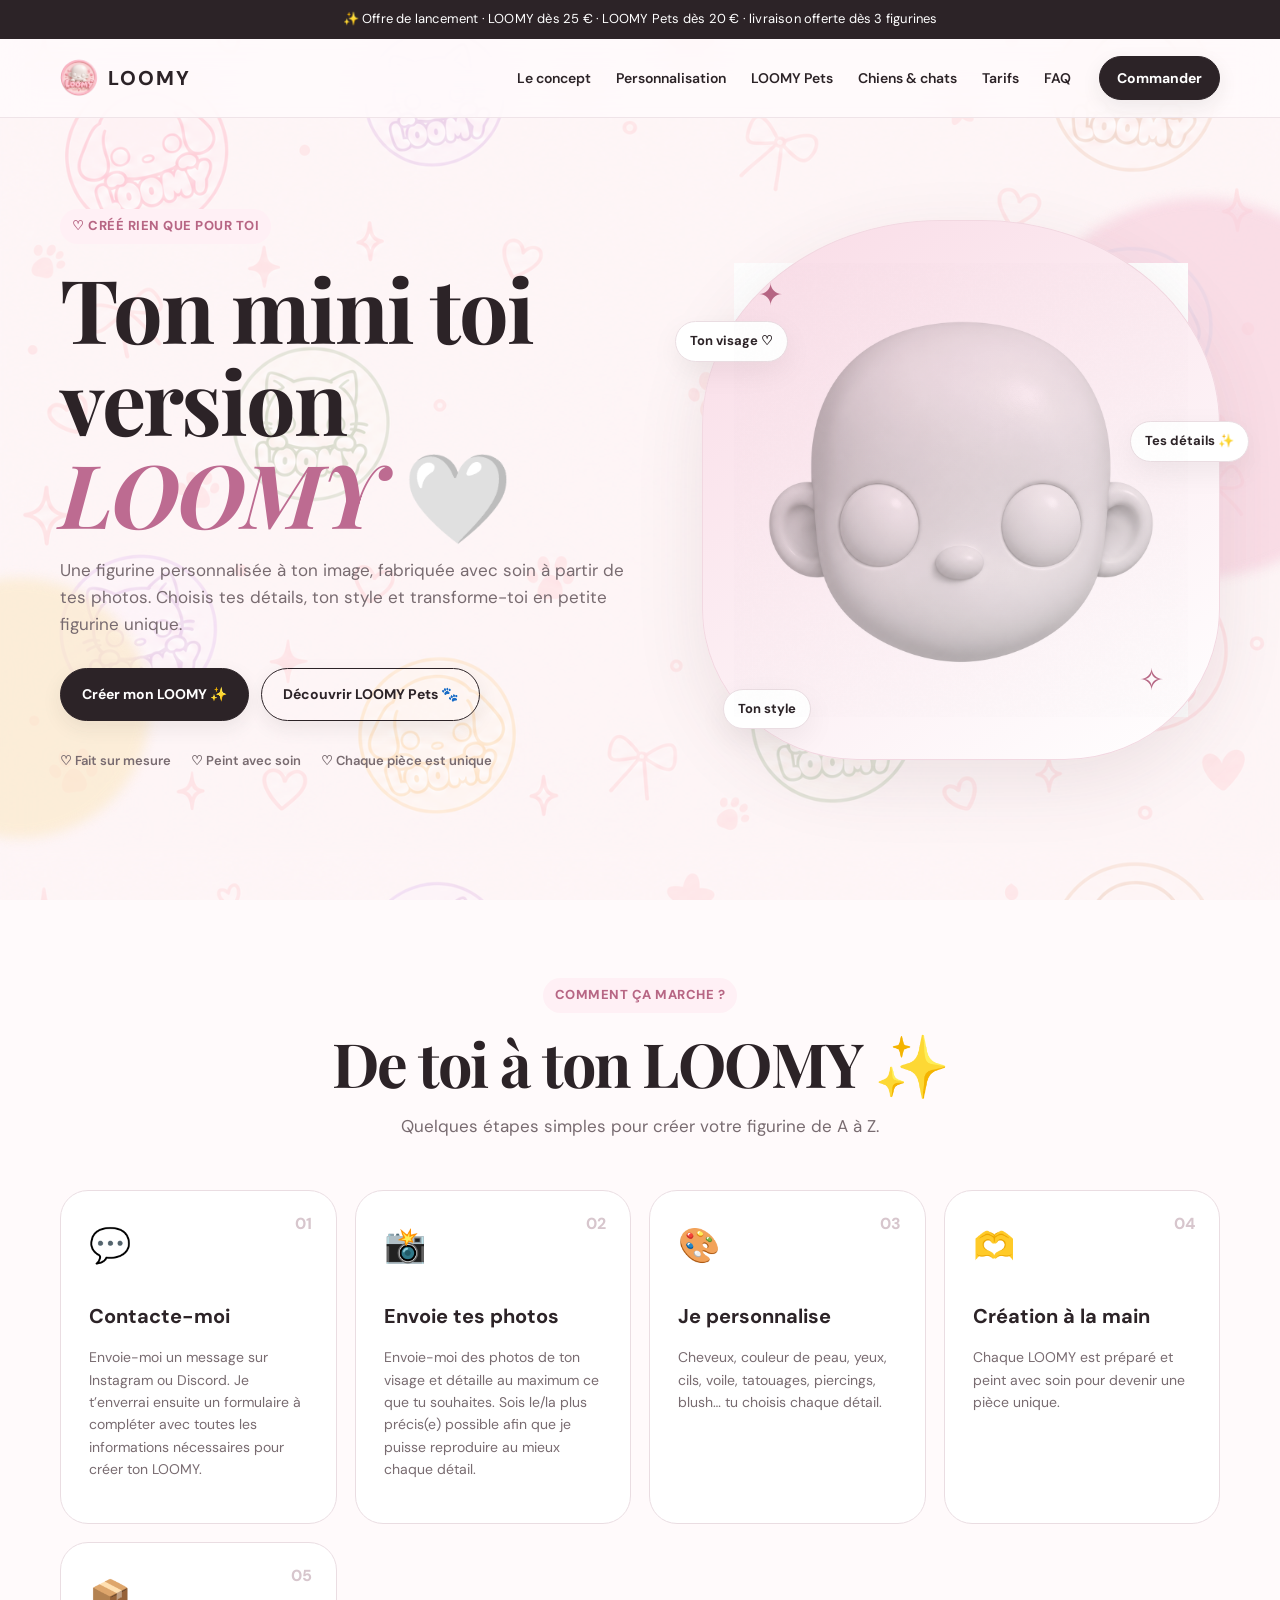
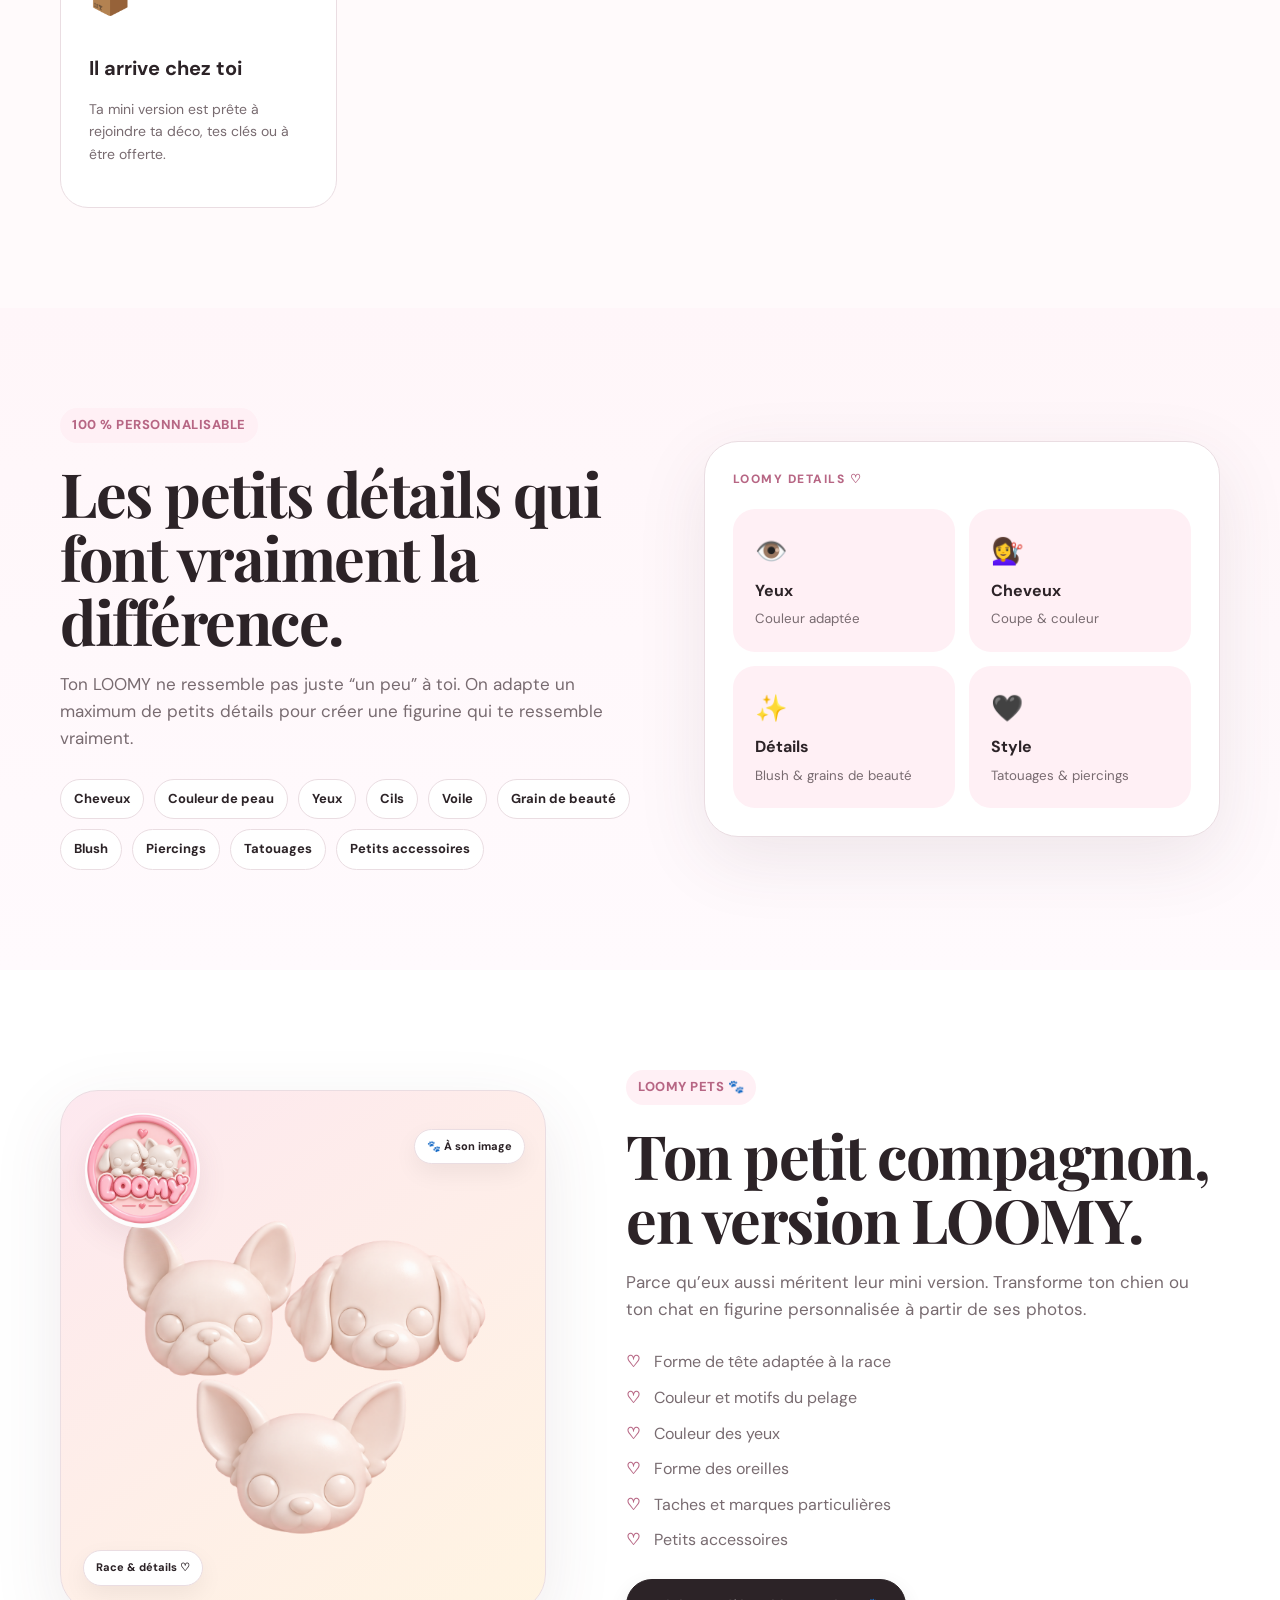
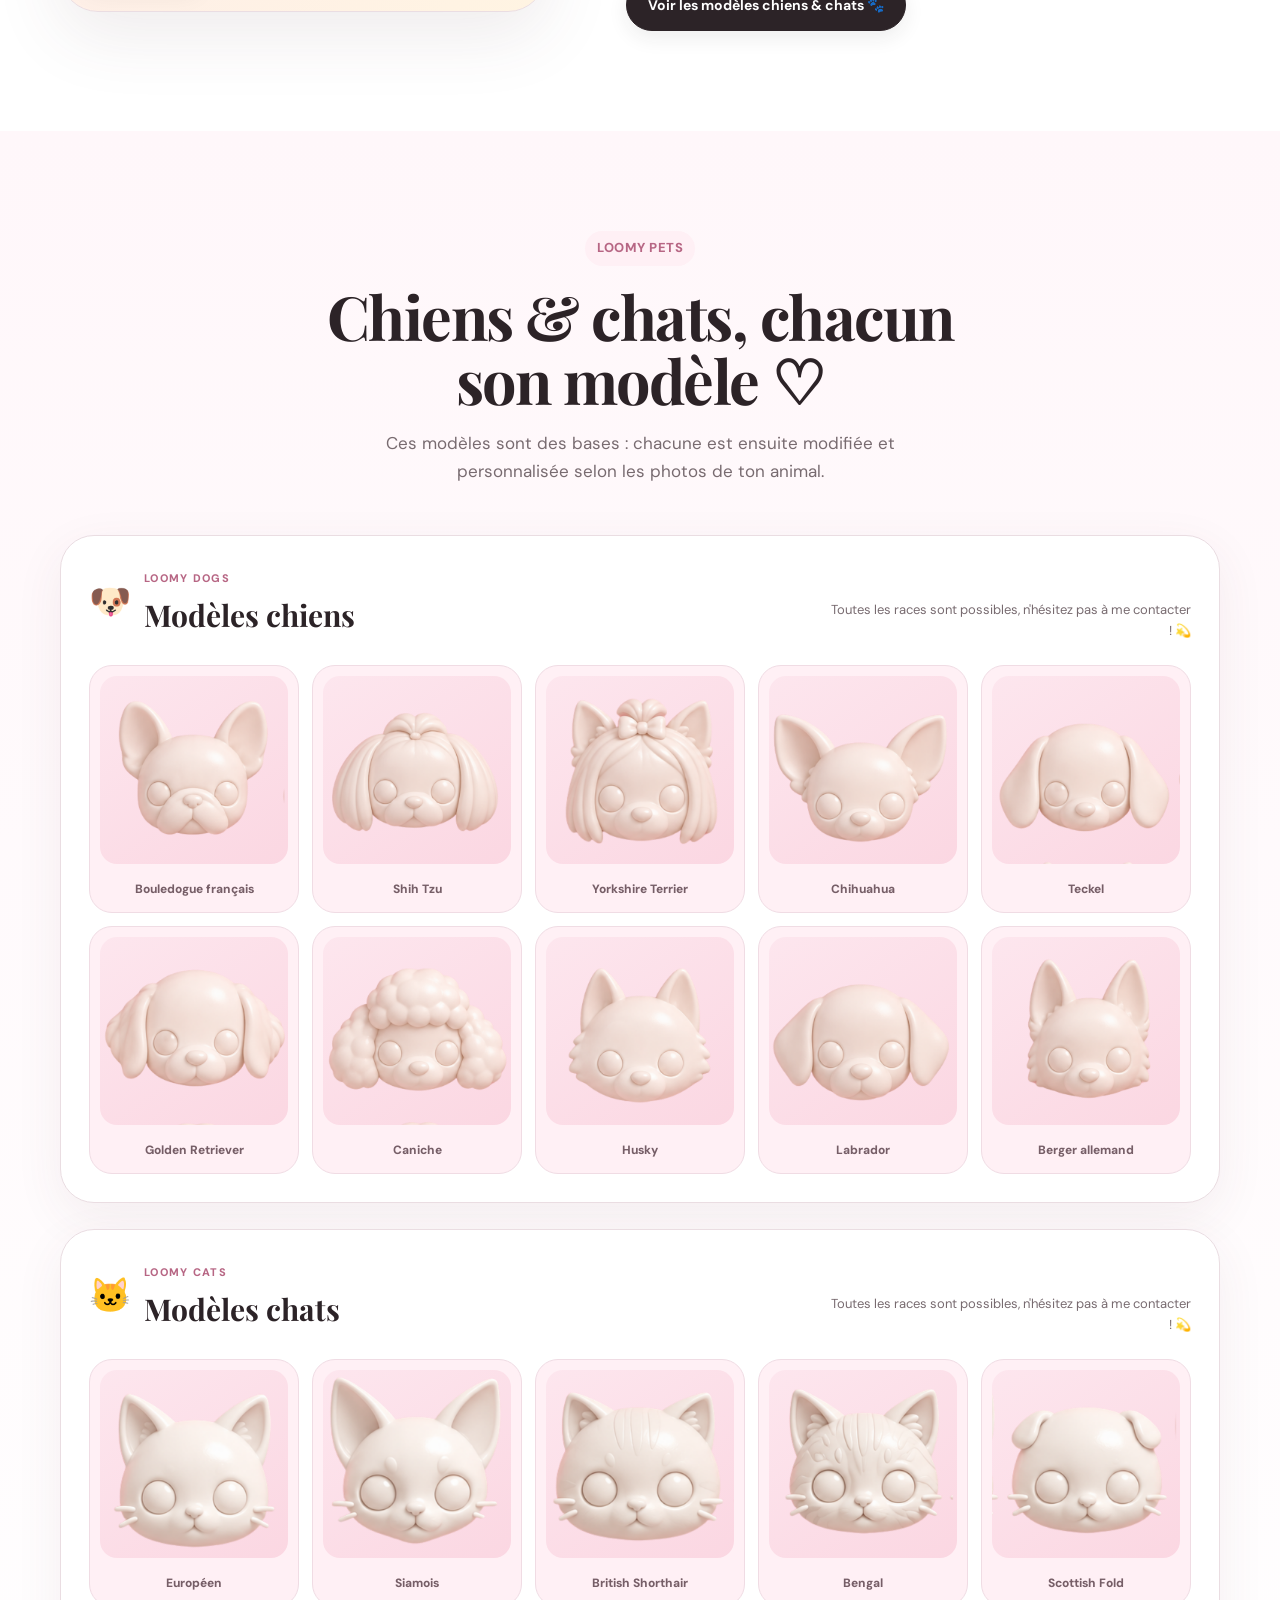
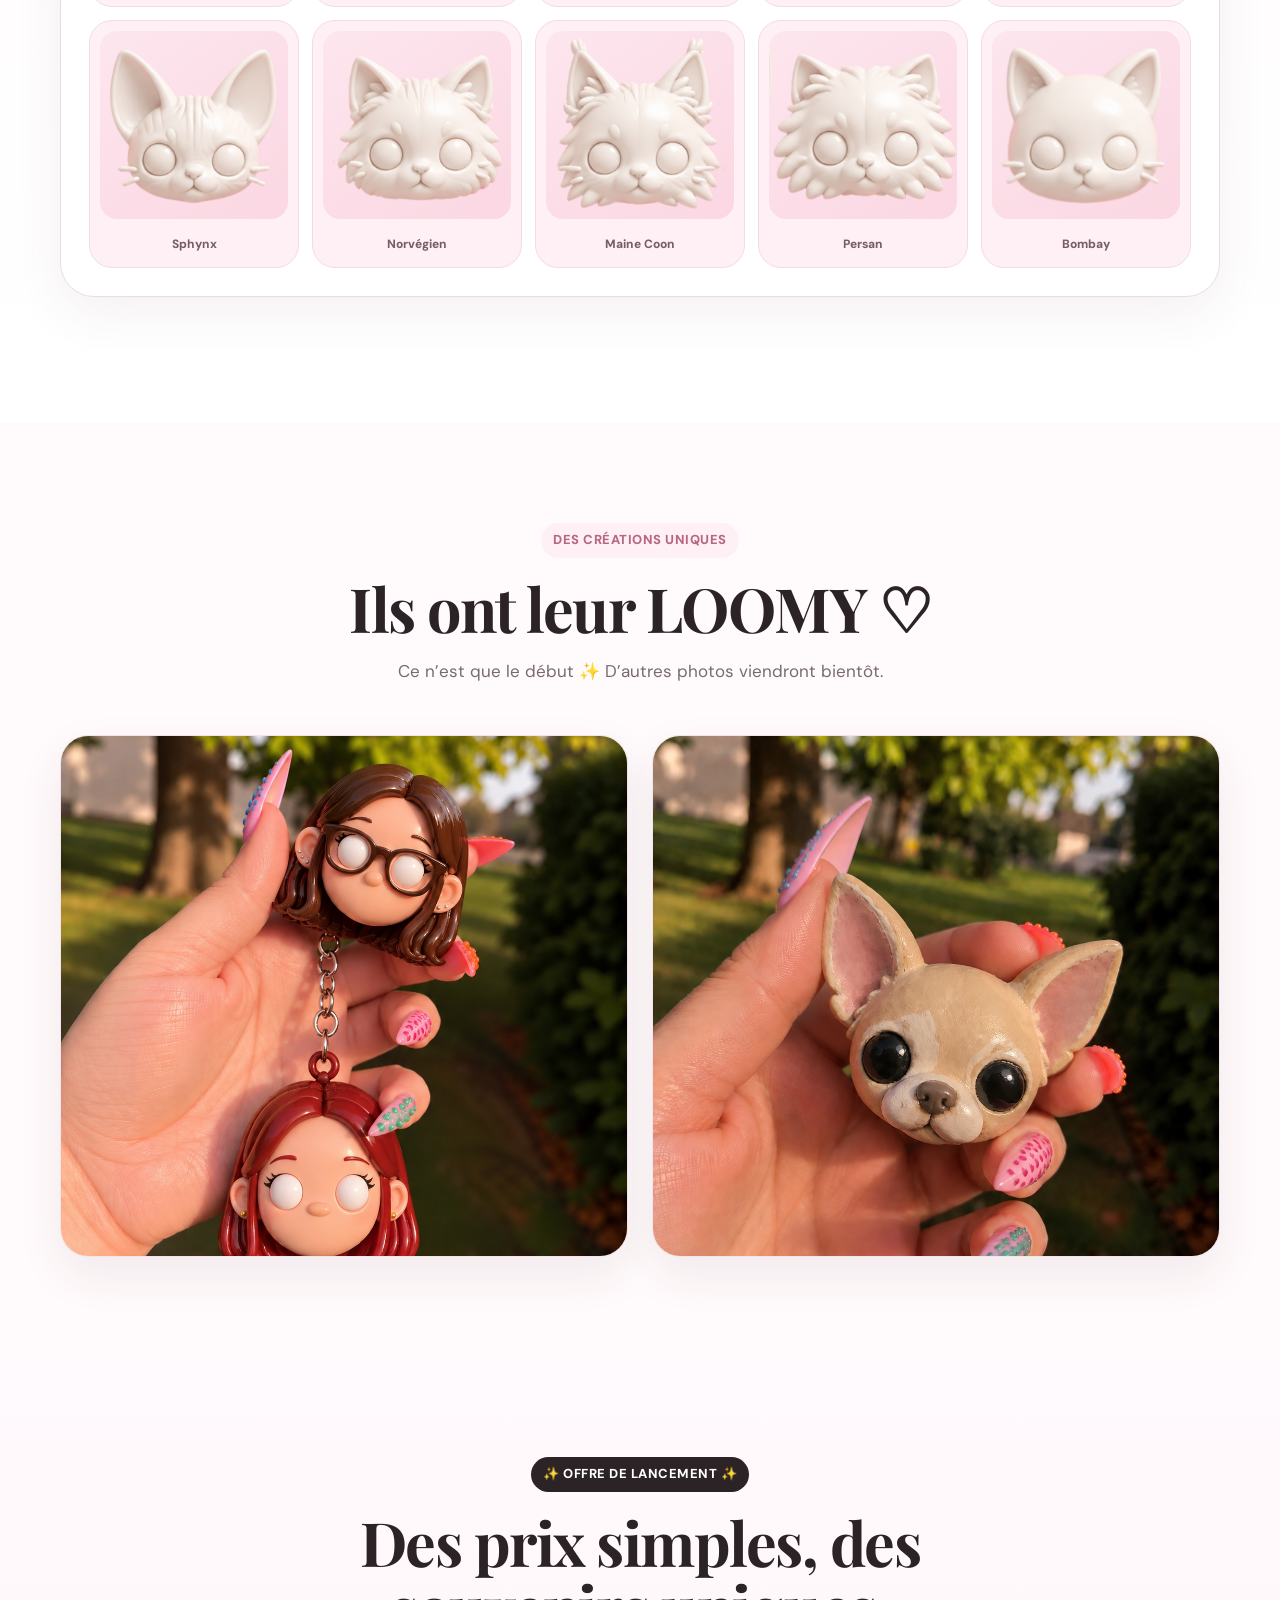
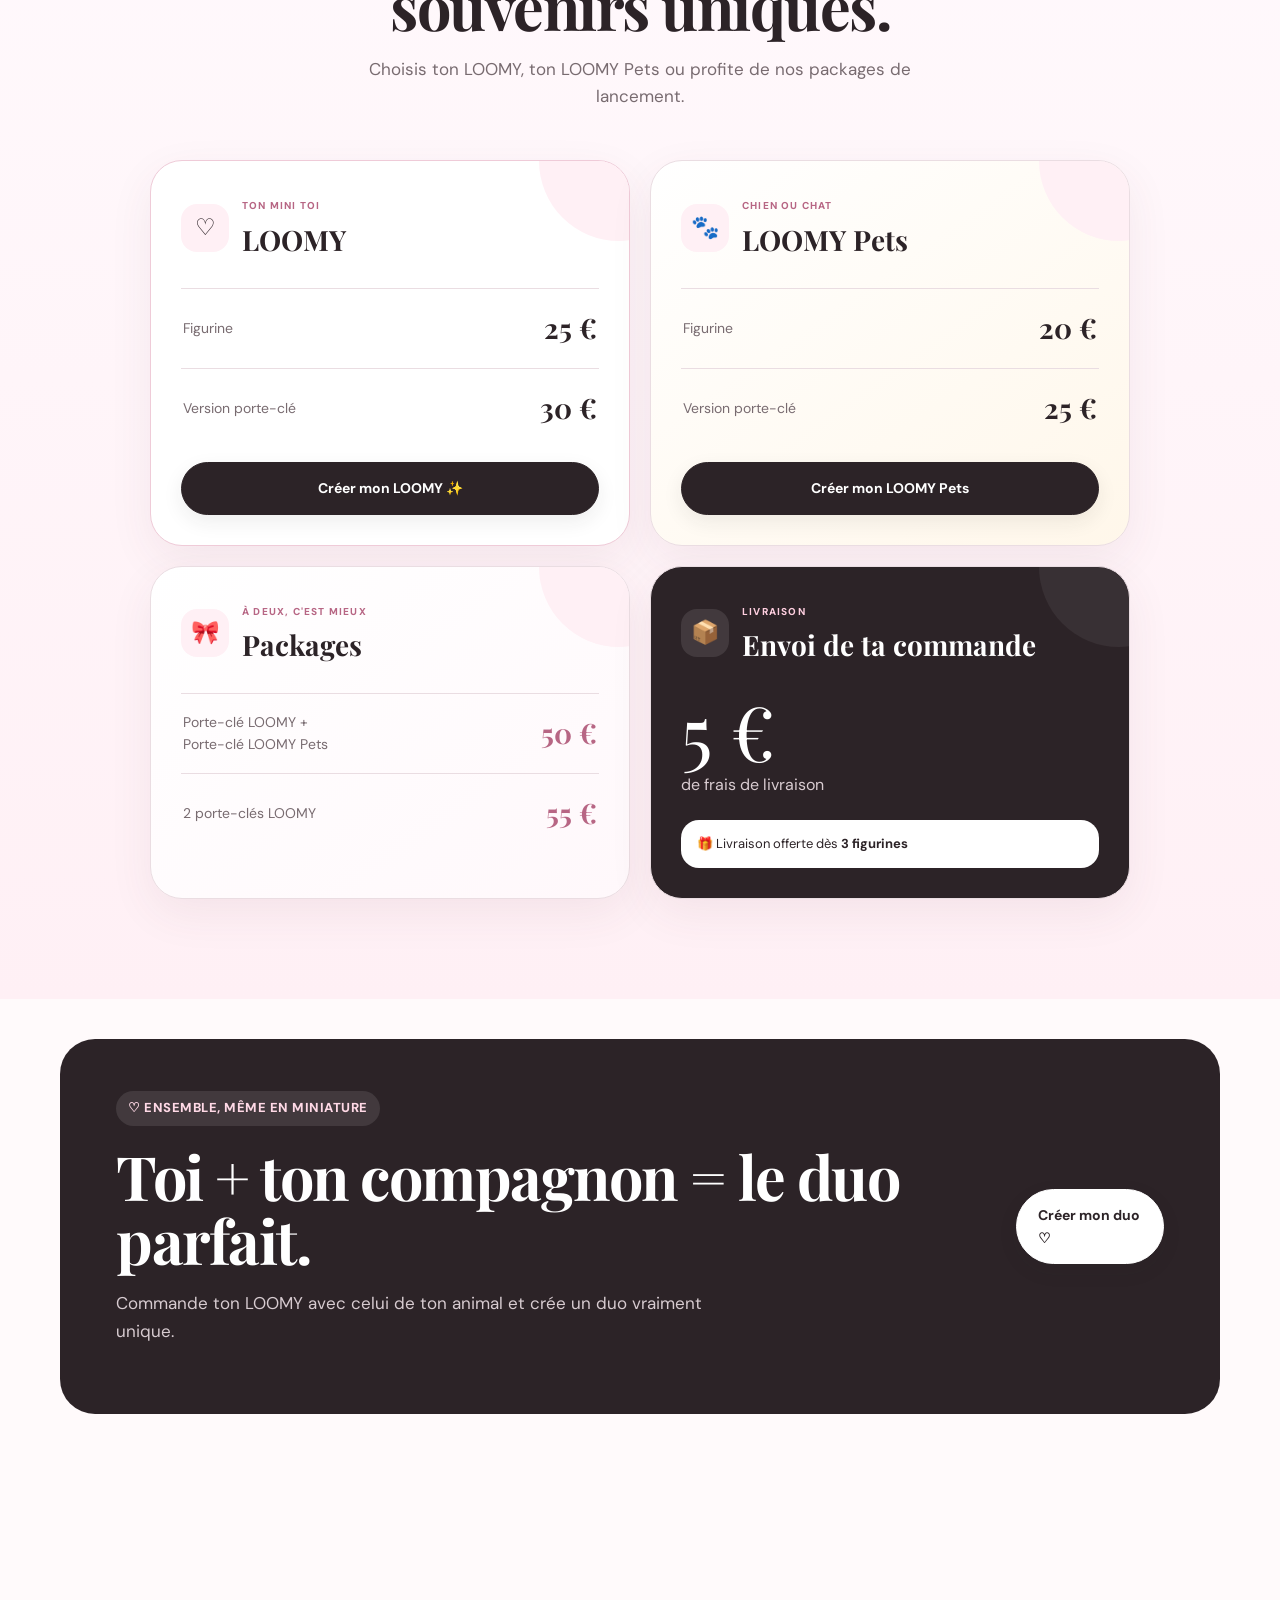
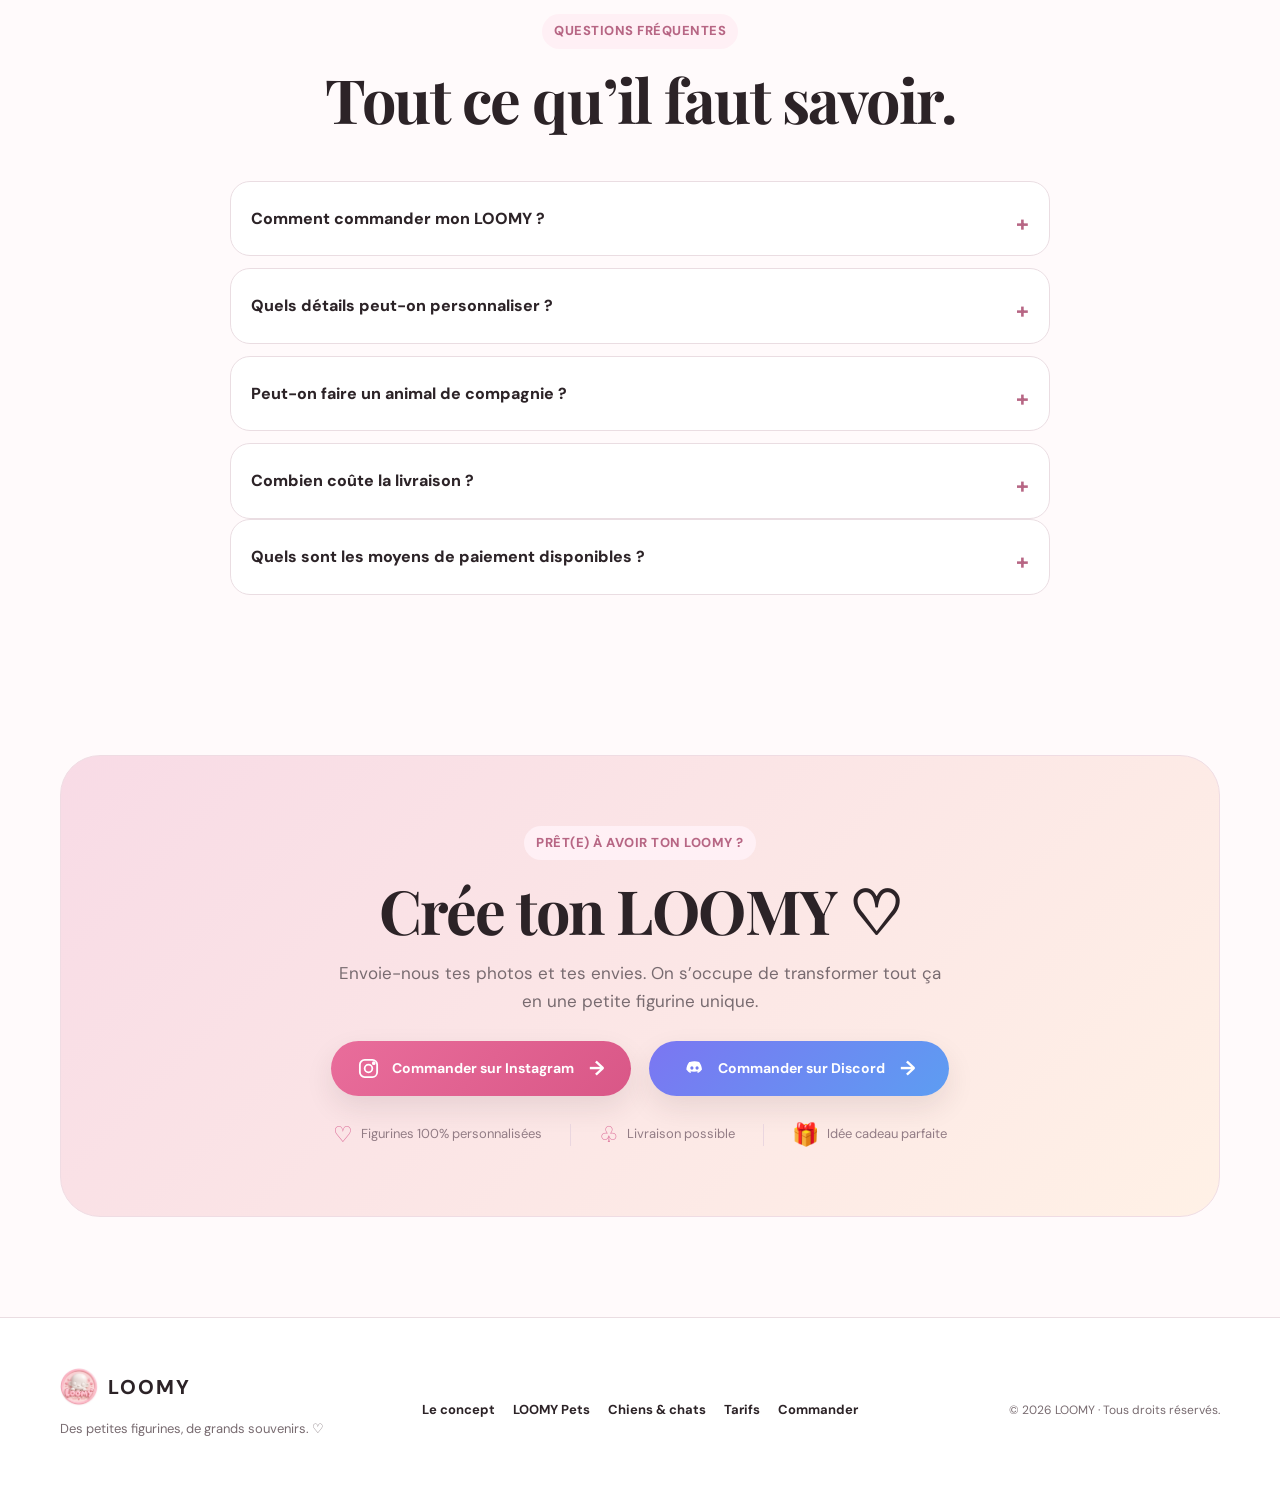
<file: index.html>
<!DOCTYPE html>
<html lang="fr">
<head>
  <meta charset="UTF-8" />
  <meta name="viewport" content="width=device-width, initial-scale=1.0" />
  <meta name="description" content="LOOMY — figurines personnalisées à votre image et figurines de vos animaux de compagnie." />
  <title>LOOMY — Ta mini version, créée rien que pour toi</title>
  <link rel="preconnect" href="https://fonts.googleapis.com">
  <link rel="preconnect" href="https://fonts.gstatic.com" crossorigin>
  <link href="https://fonts.googleapis.com/css2?family=DM+Sans:wght@400;500;600;700&family=Playfair+Display:wght@600;700&display=swap" rel="stylesheet">
  <link rel="stylesheet" href="styles.css" />
</head>
<body>
  <div class="site-kawaii-background" aria-hidden="true"></div>
<div class="announcement">✨ Offre de lancement · LOOMY dès 25 € · LOOMY Pets dès 20 € · livraison offerte dès 3 figurines</div>

  <header class="nav-wrap">
    <nav class="nav container">
      <a class="logo" href="#accueil" aria-label="LOOMY accueil">
        <img class="logo-img" src="assets/logo-loomy.png" alt="Logo LOOMY">
        <span>LOOMY</span>
      </a>

      <button class="menu-btn" aria-label="Ouvrir le menu" aria-expanded="false">☰</button>

      <div class="nav-links">
        <a href="#concept">Le concept</a>
        <a href="#personnalisation">Personnalisation</a>
        <a href="#pets">LOOMY Pets</a>
        <a href="#animaux">Chiens & chats</a>
        <a href="#tarifs">Tarifs</a>
        <a href="#faq">FAQ</a>
      </div>

      <a class="btn btn-small" href="#commander">Commander</a>
    </nav>
  </header>

  <main>
    <section class="hero" id="accueil">
      <div class="hero-blur blur-1"></div>
      <div class="hero-blur blur-2"></div>

      <div class="container hero-grid">
        <div class="hero-copy reveal">
          <span class="eyebrow">♡ Créé rien que pour toi</span>
          <h1>Ton mini toi<br>version <span class="hero-loomy-accent">LOOMY</span> 🤍</h1>
        
          <p class="hero-text">
            Une figurine personnalisée à ton image, fabriquée avec soin à partir de tes photos.
            Choisis tes détails, ton style et transforme-toi en petite figurine unique.
          </p>

          <div class="hero-actions">
            <a href="#commander" class="btn">Créer mon LOOMY ✨</a>
            <a href="#pets" class="btn btn-ghost">Découvrir LOOMY Pets 🐾</a>
          </div>

          <div class="hero-points">
            <span>♡ Fait sur mesure</span>
            <span>♡ Peint avec soin</span>
            <span>♡ Chaque pièce est unique</span>
          </div>
        </div>

        <div class="hero-visual reveal delay">
          <div class="hero-card">
            <div class="sparkle s1">✦</div>
            <div class="sparkle s2">✧</div>
            <img class="loomy-base-img" src="assets/modele-base-loomy.png" alt="Modèle de base LOOMY sans personnalisation">
            <div class="floating-label label-1">Ton visage ♡</div>
            <div class="floating-label label-2">Tes détails ✨</div>
            <div class="floating-label label-3">Ton style</div>
          </div>
        </div>
      </div>
    </section>

    <section class="section" id="concept">
      <div class="container">
        <div class="section-head reveal">
          <span class="eyebrow">Comment ça marche ?</span>
          <h2>De toi à ton LOOMY ✨</h2>
          <p>Quelques étapes simples pour créer votre figurine de A à Z.</p>
        </div>

        
        <div class="steps">
          <article class="step reveal">
            <div class="step-number">01</div>
            <div class="step-icon">💬</div>
            <h3>Contacte-moi</h3>
            <p>Envoie-moi un message sur Instagram ou Discord. Je t’enverrai ensuite un formulaire à compléter avec toutes les informations nécessaires pour créer ton LOOMY.</p>
          </article>
          <article class="step reveal">
            <div class="step-number">02</div>
            <div class="step-icon">📸</div>
            <h3>Envoie tes photos</h3>
            <p>Envoie-moi des photos de ton visage et détaille au maximum ce que tu souhaites. Sois le/la plus précis(e) possible afin que je puisse reproduire au mieux chaque détail.</p>
          </article>
          <article class="step reveal">
            <div class="step-number">03</div>
            <div class="step-icon">🎨</div>
            <h3>Je personnalise</h3>
            <p>Cheveux, couleur de peau, yeux, cils, voile, tatouages, piercings, blush… tu choisis chaque détail.</p>
          </article>
          <article class="step reveal">
            <div class="step-number">04</div>
            <div class="step-icon">🫶</div>
            <h3>Création à la main</h3>
            <p>Chaque LOOMY est préparé et peint avec soin pour devenir une pièce unique.</p>
          </article>
          <article class="step reveal">
            <div class="step-number">05</div>
            <div class="step-icon">📦</div>
            <h3>Il arrive chez toi</h3>
            <p>Ta mini version est prête à rejoindre ta déco, tes clés ou à être offerte.</p>
          </article>
        </div>
      </div>
    </section>

    <section class="section soft" id="personnalisation">
      <div class="container split">
        <div class="split-copy reveal">
          <span class="eyebrow">100 % personnalisable</span>
          <h2>Les petits détails qui font vraiment la différence.</h2>
          <p>
            Ton LOOMY ne ressemble pas juste “un peu” à toi. On adapte un maximum de petits détails
            pour créer une figurine qui te ressemble vraiment.
          </p>

          <div class="chips">
            <span>Cheveux</span>
            <span>Couleur de peau</span>
            <span>Yeux</span>
            <span>Cils</span>
            <span>Voile</span>
            <span>Grain de beauté</span>
            <span>Blush</span>
            <span>Piercings</span>
            <span>Tatouages</span>
            <span>Petits accessoires</span>
          </div>
        </div>

        <div class="detail-card reveal">
          <div class="detail-badge">LOOMY DETAILS ♡</div>
          <div class="mini-grid">
            <div class="mini-card"><span>👁️</span><b>Yeux</b><small>Couleur adaptée</small></div>
            <div class="mini-card"><span>💇‍♀️</span><b>Cheveux</b><small>Coupe & couleur</small></div>
            <div class="mini-card"><span>✨</span><b>Détails</b><small>Blush & grains de beauté</small></div>
            <div class="mini-card"><span>🖤</span><b>Style</b><small>Tatouages & piercings</small></div>
          </div>
        </div>
      </div>
    </section>

    <section class="section pets" id="pets">
      <div class="container pet-grid">
        <div class="pet-visual reveal">
          <div class="pet-showcase">
            <img class="pets-brand" src="assets/logo-loomy-pets.png" alt="Logo LOOMY Pets">
            <div class="neutral-pets pet-models-single">
              <img class="pet-models-image" src="assets/loomy-pets-modeles.png" alt="Modèles neutres LOOMY Pets">
            </div>
            <div class="pet-float pet-float-1">🐾 À son image</div>
            <div class="pet-float pet-float-2">Race & détails ♡</div>
          </div>
        </div>

        <div class="pet-copy reveal">
          <span class="eyebrow">LOOMY Pets 🐾</span>
          <h2>Ton petit compagnon,<br>en version LOOMY.</h2>
          <p>
            Parce qu’eux aussi méritent leur mini version. Transforme ton chien ou ton chat
            en figurine personnalisée à partir de ses photos.
          </p>

          <ul class="pet-list">
            <li>Forme de tête adaptée à la race</li>
            <li>Couleur et motifs du pelage</li>
            <li>Couleur des yeux</li>
            <li>Forme des oreilles</li>
            <li>Taches et marques particulières</li>
            <li>Petits accessoires</li>
          </ul>

          <a href="#animaux" class="btn">Voir les modèles chiens & chats 🐾</a>
        </div>
      </div>
    </section>


    <section class="section animal-models" id="animaux">
      <div class="container">
        <div class="section-head reveal">
          <span class="eyebrow">LOOMY Pets</span>
          <h2>Chiens & chats, chacun son modèle ♡</h2>
          <p>Ces modèles sont des bases : chacune est ensuite modifiée et personnalisée selon les photos de ton animal.</p>
        </div>

        <div class="breed-block reveal">
          <div class="breed-title">
            <div><span>🐶</span><div><small>LOOMY DOGS</small><h3>Modèles chiens</h3></div></div>
            <p>Toutes les races sont possibles, n'hésitez pas à me contacter ! 💫</p>
          </div>
          <div class="breed-grid dog-grid">
            <article class="breed-card reveal">
              <img src="assets/race-bouledogue-francais.png" alt="Modèle Bouledogue français">
              <span>Bouledogue français</span>
            </article>
            <article class="breed-card reveal">
              <img src="assets/race-shih-tzu.png" alt="Modèle Shih Tzu">
              <span>Shih Tzu</span>
            </article>
            <article class="breed-card reveal">
              <img src="assets/race-yorkshire-terrier.png" alt="Modèle Yorkshire Terrier">
              <span>Yorkshire Terrier</span>
            </article>
            <article class="breed-card reveal">
              <img src="assets/race-chihuahua.png" alt="Modèle Chihuahua">
              <span>Chihuahua</span>
            </article>
            <article class="breed-card reveal">
              <img src="assets/race-teckel.png" alt="Modèle Teckel">
              <span>Teckel</span>
            </article>
            <article class="breed-card reveal">
              <img src="assets/race-golden-retriever.png" alt="Modèle Golden Retriever">
              <span>Golden Retriever</span>
            </article>
            <article class="breed-card reveal">
              <img src="assets/race-caniche.png" alt="Modèle Caniche">
              <span>Caniche</span>
            </article>
            <article class="breed-card reveal">
              <img src="assets/race-husky.png" alt="Modèle Husky">
              <span>Husky</span>
            </article>
            <article class="breed-card reveal">
              <img src="assets/race-labrador.png" alt="Modèle Labrador">
              <span>Labrador</span>
            </article>
            <article class="breed-card reveal">
              <img src="assets/race-berger-allemand.png" alt="Modèle Berger allemand">
              <span>Berger allemand</span>
            </article>
          </div>
        </div>

        <div class="breed-block reveal">
          <div class="breed-title">
            <div><span>🐱</span><div><small>LOOMY CATS</small><h3>Modèles chats</h3></div></div>
            <p>Toutes les races sont possibles, n'hésitez pas à me contacter ! 💫</p>
          </div>
          <div class="breed-grid cat-grid">
            <article class="breed-card reveal">
              <img src="assets/chat-01-europeen.png" alt="Base chat Européen">
              <span>Européen</span>
            </article>
            <article class="breed-card reveal">
              <img src="assets/chat-02-siamois.png" alt="Base chat Siamois">
              <span>Siamois</span>
            </article>
            <article class="breed-card reveal">
              <img src="assets/chat-03-british-shorthair.png" alt="Base chat British Shorthair">
              <span>British Shorthair</span>
            </article>
            <article class="breed-card reveal">
              <img src="assets/chat-04-bengal.png" alt="Base chat Bengal">
              <span>Bengal</span>
            </article>
            <article class="breed-card reveal">
              <img src="assets/chat-05-scottish-fold.png" alt="Base chat Scottish Fold">
              <span>Scottish Fold</span>
            </article>
            <article class="breed-card reveal">
              <img src="assets/chat-06-sphynx.png" alt="Base chat Sphynx">
              <span>Sphynx</span>
            </article>
            <article class="breed-card reveal">
              <img src="assets/chat-07-norvegien.png" alt="Base chat Norvégien">
              <span>Norvégien</span>
            </article>
            <article class="breed-card reveal">
              <img src="assets/chat-08-maine-coon.png" alt="Base chat Maine Coon">
              <span>Maine Coon</span>
            </article>
            <article class="breed-card reveal">
              <img src="assets/chat-09-persan.png" alt="Base chat Persan">
              <span>Persan</span>
            </article>
            <article class="breed-card reveal">
              <img src="assets/chat-10-bombay.png" alt="Base chat Bombay">
              <span>Bombay</span>
            </article>
          </div>
        </div>
      </div>
    </section>

    <section class="section" id="galerie">
      <div class="container">
        <div class="section-head reveal">
          <span class="eyebrow">Des créations uniques</span>
          <h2>Ils ont leur LOOMY ♡</h2>
          <p class="loomy-gallery-note">Ce n’est que le début ✨ D’autres photos viendront bientôt.</p>
        </div>

        <div class="loomy-real-gallery">
          <figure class="loomy-real-photo reveal">
            <img src="assets/loomy-client-01.png" alt="LOOMY personnalisés réalisés">
          </figure>
          <figure class="loomy-real-photo reveal">
            <img src="assets/loomy-client-02.png" alt="LOOMY Pets réalisé">
          </figure>
        </div>
      </div>
    </section>


    <section class="section pricing" id="tarifs">
      <div class="container">
        <div class="section-head reveal">
          <span class="eyebrow launch">✨ Offre de lancement ✨</span>
          <h2>Des prix simples, des souvenirs uniques.</h2>
          <p>Choisis ton LOOMY, ton LOOMY Pets ou profite de nos packages de lancement.</p>
        </div>

        <div class="new-pricing-grid">
          <article class="tariff-card main-tariff reveal">
            <div class="tariff-head">
              <div class="tariff-icon">♡</div>
              <div><small>TON MINI TOI</small><h3>LOOMY</h3></div>
            </div>
            <div class="tariff-row"><span>Figurine</span><strong>25 €</strong></div>
            <div class="tariff-row"><span>Version porte-clé</span><strong>30 €</strong></div>
            <a href="#commander" class="btn btn-full">Créer mon LOOMY ✨</a>
          </article>

          <article class="tariff-card pet-tariff reveal">
            <div class="tariff-head">
              <div class="tariff-icon">🐾</div>
              <div><small>CHIEN OU CHAT</small><h3>LOOMY Pets</h3></div>
            </div>
            <div class="tariff-row"><span>Figurine</span><strong>20 €</strong></div>
            <div class="tariff-row"><span>Version porte-clé</span><strong>25 €</strong></div>
            <a href="#commander" class="btn btn-full">Créer mon LOOMY Pets</a>
          </article>

          <article class="tariff-card package-card reveal">
            <div class="tariff-head">
              <div class="tariff-icon">🎀</div>
              <div><small>À DEUX, C'EST MIEUX</small><h3>Packages</h3></div>
            </div>
            <div class="package-line">
              <span>Porte-clé LOOMY +<br>Porte-clé LOOMY Pets</span>
              <strong>50 €</strong>
            </div>
            <div class="package-line">
              <span>2 porte-clés LOOMY</span>
              <strong>55 €</strong>
            </div>
          </article>

          <article class="tariff-card delivery-card reveal">
            <div class="tariff-head">
              <div class="tariff-icon">📦</div>
              <div><small>LIVRAISON</small><h3>Envoi de ta commande</h3></div>
            </div>
            <div class="delivery-price">5 €</div>
            <p>de frais de livraison</p>
            <div class="free-shipping">🎁 Livraison offerte dès <b>3 figurines</b></div>
          </article>
        </div>
      </div>
    </section>


    <section class="section love">
      <div class="container love-box reveal">
        <div>
          <span class="eyebrow">♡ Ensemble, même en miniature</span>
          <h2>Toi + ton compagnon = le duo parfait.</h2>
          <p>Commande ton LOOMY avec celui de ton animal et crée un duo vraiment unique.</p>
        </div>
        <a href="#commander" class="btn">Créer mon duo ♡</a>
      </div>
    </section>

    <section class="section faq" id="faq">
      <div class="container narrow">
        <div class="section-head reveal">
          <span class="eyebrow">Questions fréquentes</span>
          <h2>Tout ce qu’il faut savoir.</h2>
        </div>

        <div class="accordion">
          <details class="reveal">
            <summary>Comment commander mon LOOMY ?</summary>
            <p>Contacte-moi via Instagram ou Discord. Je te demanderai les informations nécessaires et je t’enverrai le formulaire à compléter.</p>
          </details>
          <details class="reveal">
            <summary>Quels détails peut-on personnaliser ?</summary>
            <p>Cheveux, couleur de peau, yeux, blush, cils, grains de beauté et piercings.</p>
          </details>
          <details class="reveal">
            <summary>Peut-on faire un animal de compagnie ?</summary>
            <p>Oui ♡ Avec LOOMY Pets, je peux reproduire les couleurs, motifs, oreilles, yeux et petites particularités de ton compagnon.</p>
          </details>
          <details class="reveal">
            <summary>Combien coûte la livraison ?</summary>
            <p>Les frais de livraison sont de 5 €. La livraison est offerte dès l’achat de 3 figurines.</p>
          </details>
        </div>
      
        <details class="faq-item reveal">
          <summary>Quels sont les moyens de paiement disponibles ?</summary>
          <p>Les paiements sont possibles par PayPal, virement bancaire ou Revolut.</p>
        </details>
    </div>
    </section>

    <section class="section order" id="commander">
      <div class="container order-box reveal">
        <span class="eyebrow">Prêt(e) à avoir ton LOOMY ?</span>
        <h2>Crée ton LOOMY ♡</h2>
        <p>
          Envoie-nous tes photos et tes envies. On s’occupe de transformer tout ça en une petite figurine unique.
        </p>

        <div class="order-actions social-actions">
          <a class="btn social-btn instagram-btn" href="https://www.instagram.com/laur_art57?igsi=YmdlbzNnc3hydzl4&utm_source=qr" target="_blank" rel="noopener">
            <span class="social-icon" aria-hidden="true">
              <svg viewBox="0 0 24 24"><rect x="3" y="3" width="18" height="18" rx="5"></rect><circle cx="12" cy="12" r="4"></circle><circle cx="17.5" cy="6.5" r="1"></circle></svg>
            </span>
            Commander sur Instagram
            <span class="social-arrow" aria-hidden="true">→</span>
          </a>
          <a class="btn social-btn discord-btn" href="https://discord.gg/NzvktQyht3" target="_blank" rel="noopener">
            <span class="social-icon discord-icon" aria-hidden="true">
              <svg viewBox="0 0 24 24"><path d="M7.2 5.3A14.5 14.5 0 0 1 12 4.5c1.7 0 3.3.3 4.8.8 1.8 2.4 2.8 5 3 7.7-1.1 1.6-2.5 2.8-4.2 3.7l-1-1.4c.6-.2 1.2-.5 1.7-.9-3.1 1.4-6.3 1.4-9.4 0 .6.4 1.2.7 1.8.9l-1 1.4A12.2 12.2 0 0 1 3.5 13c.2-2.7 1.2-5.3 3-7.7.2 0 .5-.1.7 0ZM9.3 13.2c.9 0 1.6-.8 1.6-1.8s-.7-1.8-1.6-1.8-1.6.8-1.6 1.8.7 1.8 1.6 1.8Zm5.4 0c.9 0 1.6-.8 1.6-1.8s-.7-1.8-1.6-1.8-1.6.8-1.6 1.8.7 1.8 1.6 1.8Z"></path></svg>
            </span>
            Commander sur Discord
            <span class="social-arrow" aria-hidden="true">→</span>
          </a>
        </div>

        <div class="order-benefits" aria-label="Les avantages LOOMY">
          <span><b>♡</b> Figurines 100% personnalisées</span>
          <span><b>♧</b> Livraison possible</span>
          <span><b>🎁</b> Idée cadeau parfaite</span>
        </div>
      </div>
    </section>
  </main>

  <footer>
    <div class="container footer-grid">
      <div>
        <a class="logo footer-logo" href="#accueil"><img class="logo-img" src="assets/logo-loomy.png" alt="Logo LOOMY"><span>LOOMY</span></a>
        <p>Des petites figurines, de grands souvenirs. ♡</p>
      </div>
      <div class="footer-links">
        <a href="#concept">Le concept</a>
        <a href="#pets">LOOMY Pets</a>
        <a href="#animaux">Chiens & chats</a>
        <a href="#tarifs">Tarifs</a>
        <a href="#commander">Commander</a>
      </div>
      <div class="footer-copy">© 2026 LOOMY · Tous droits réservés.</div>
    </div>
  </footer>

  <script src="script.js"></script>
</body>
</html>
</file>
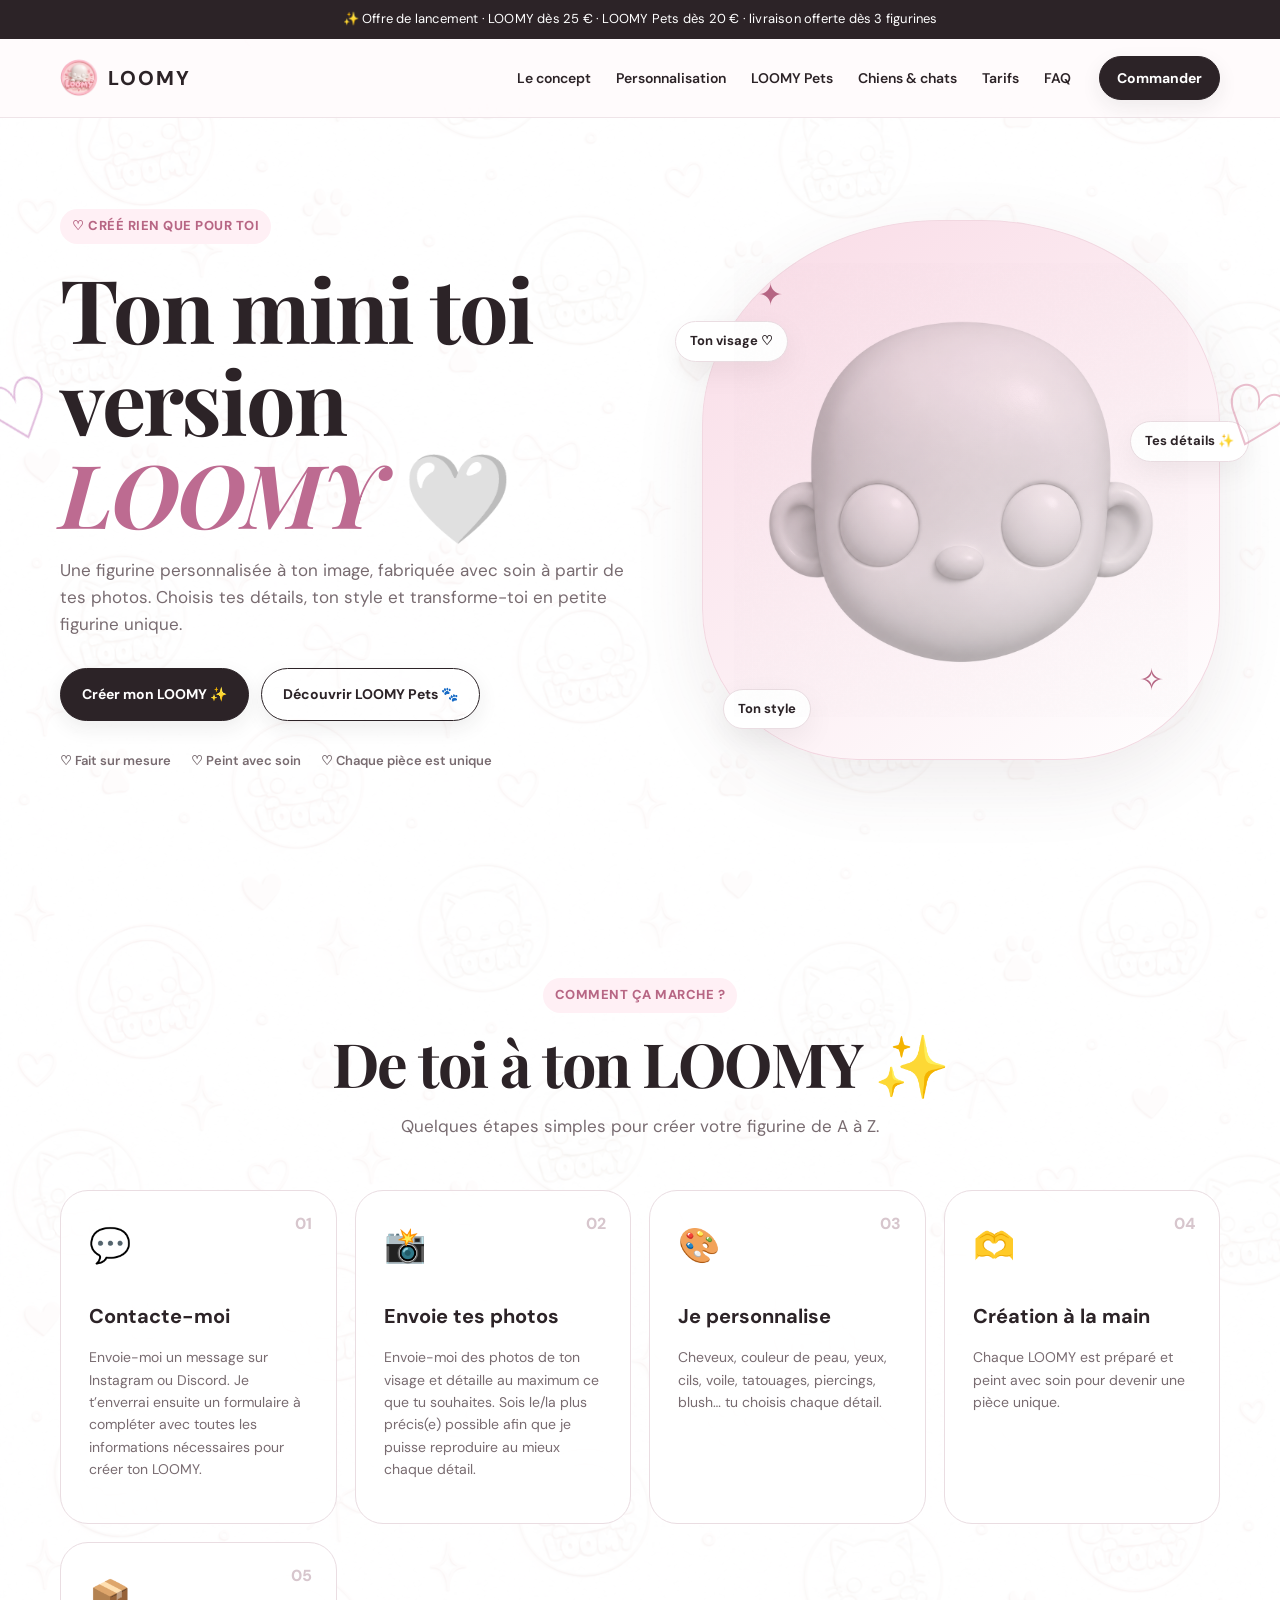
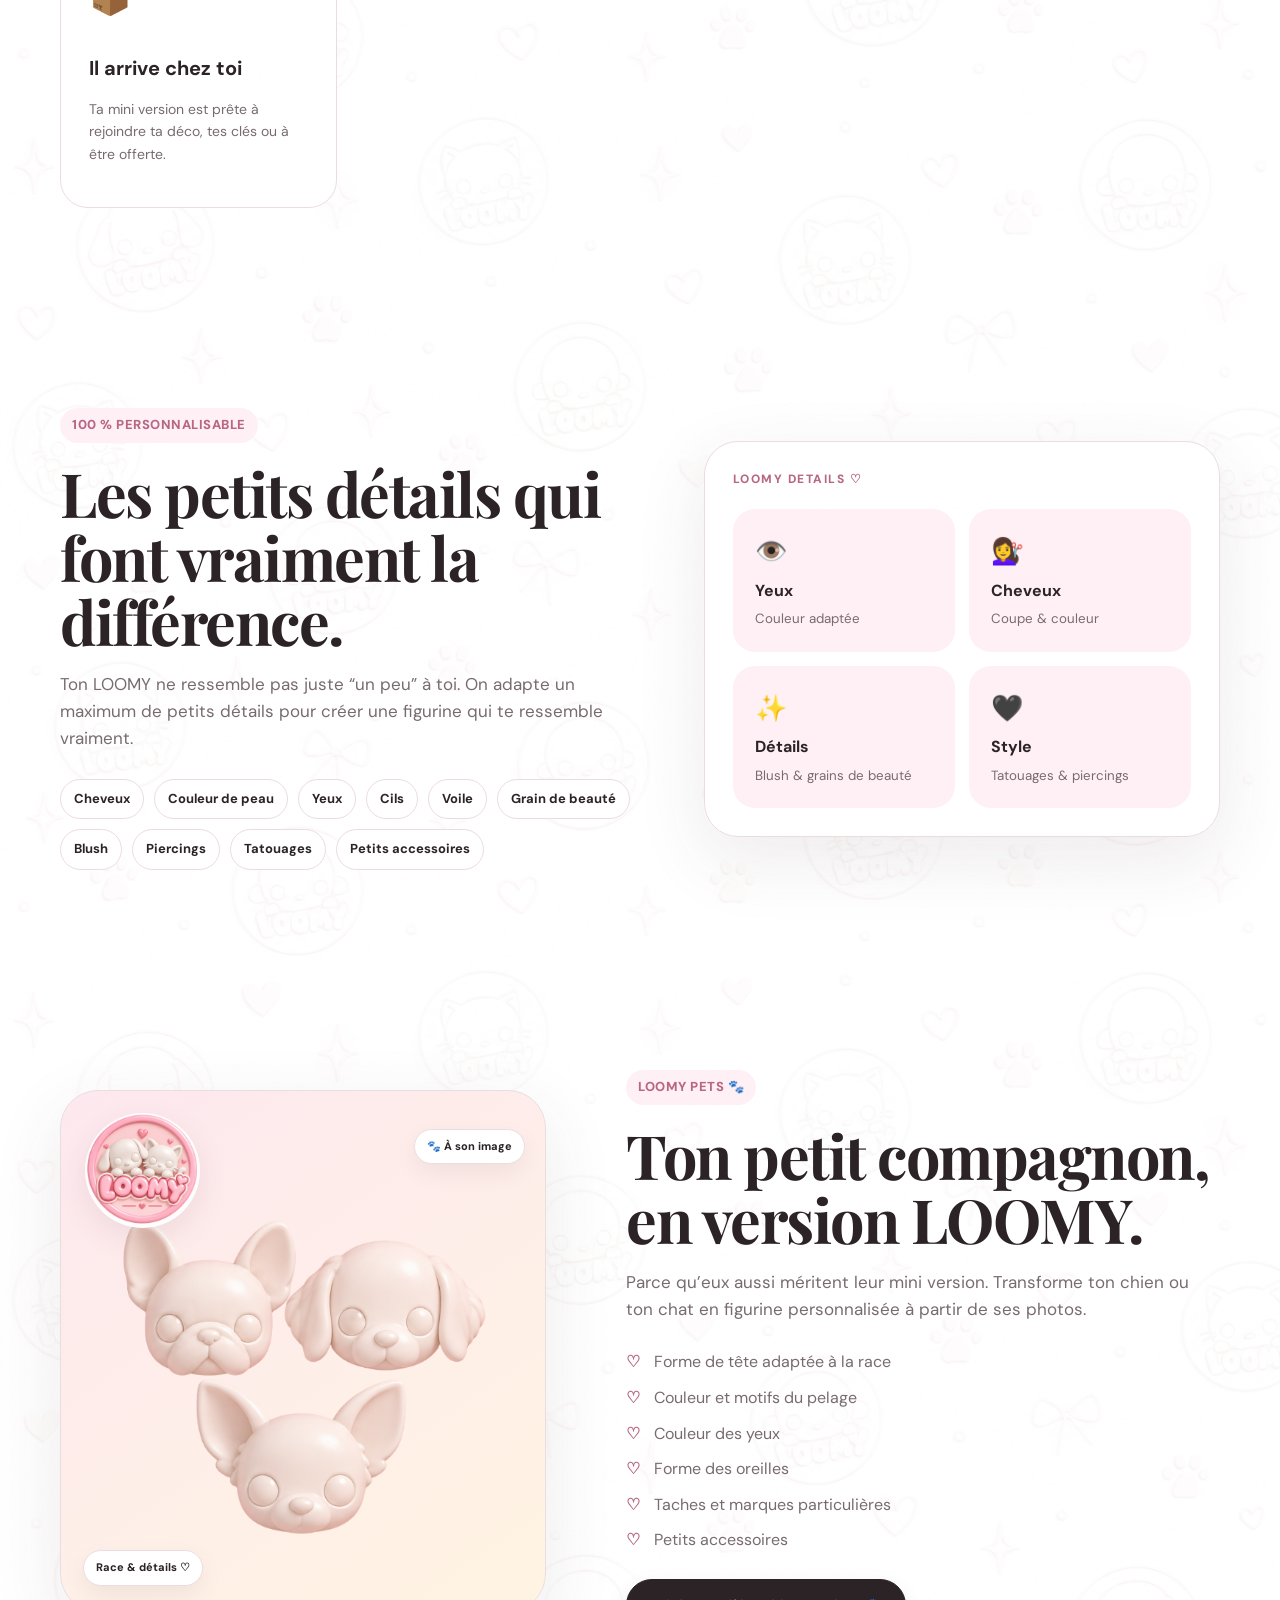
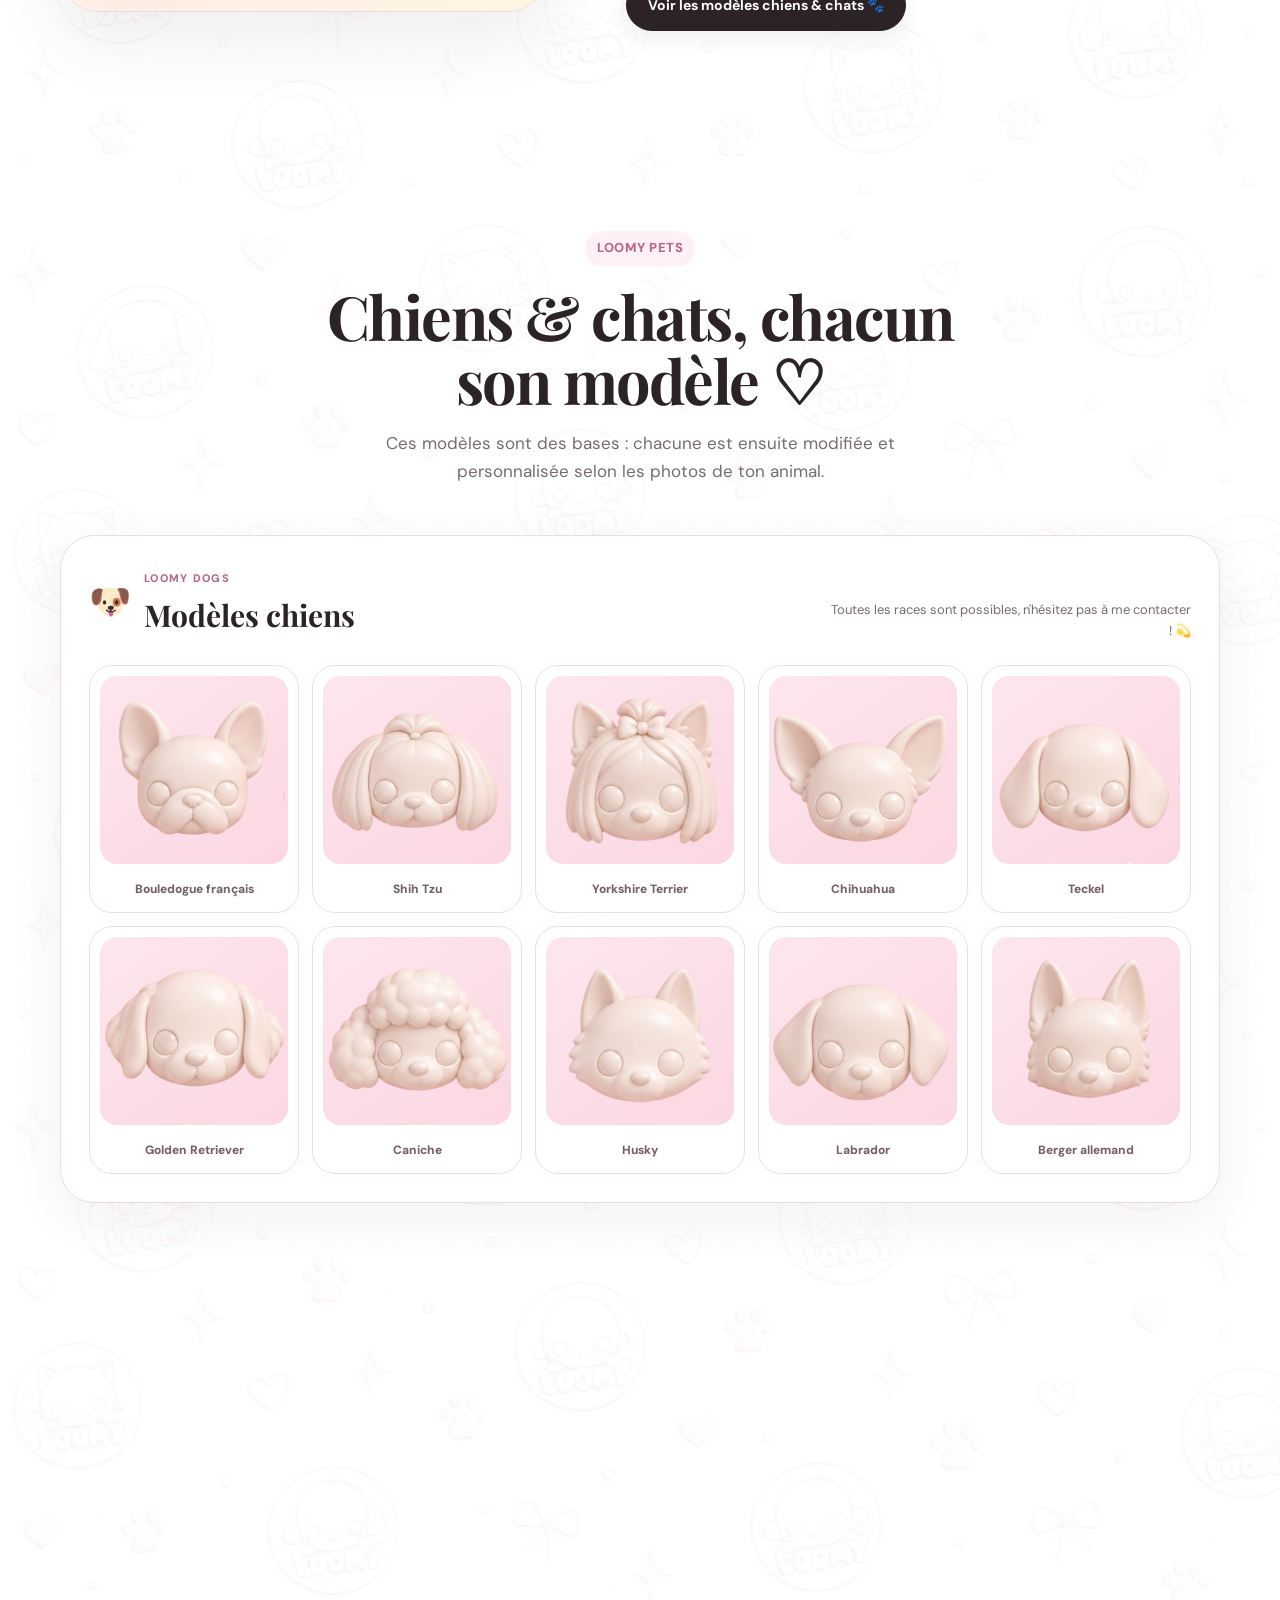
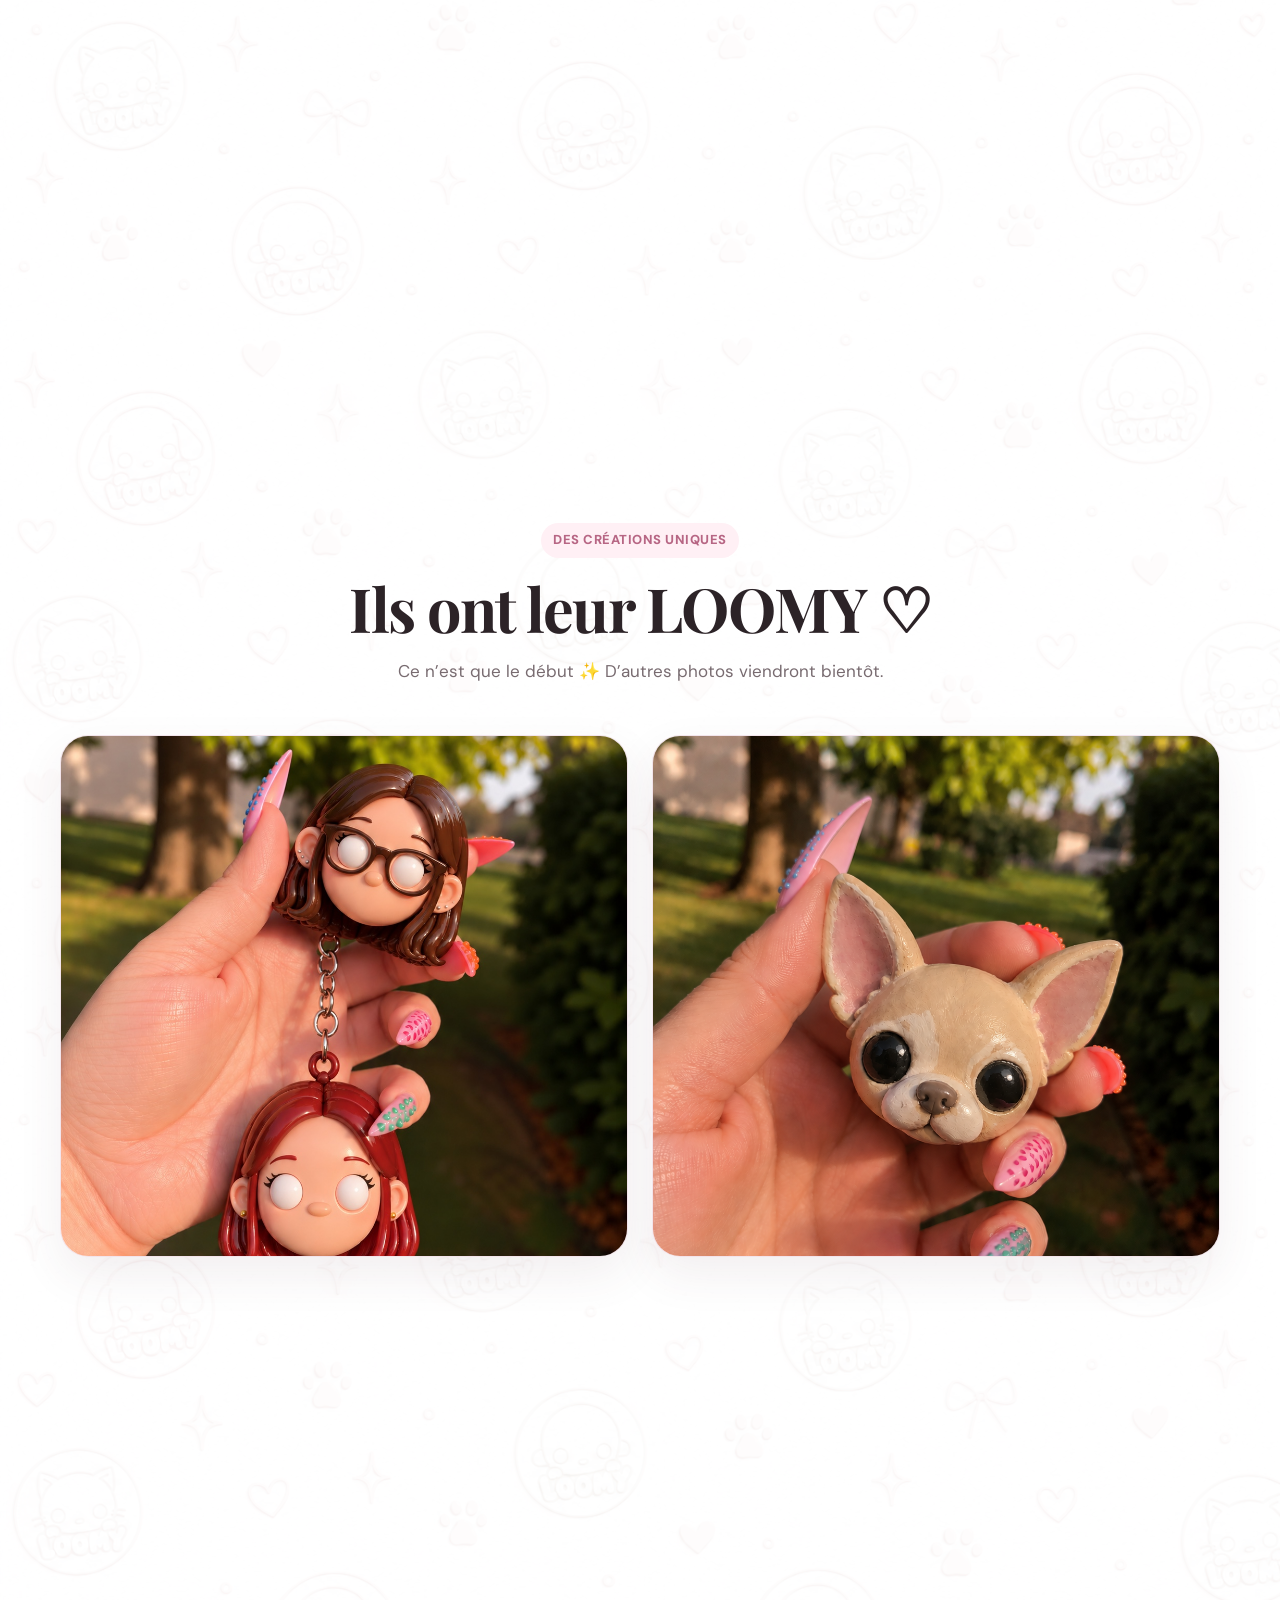
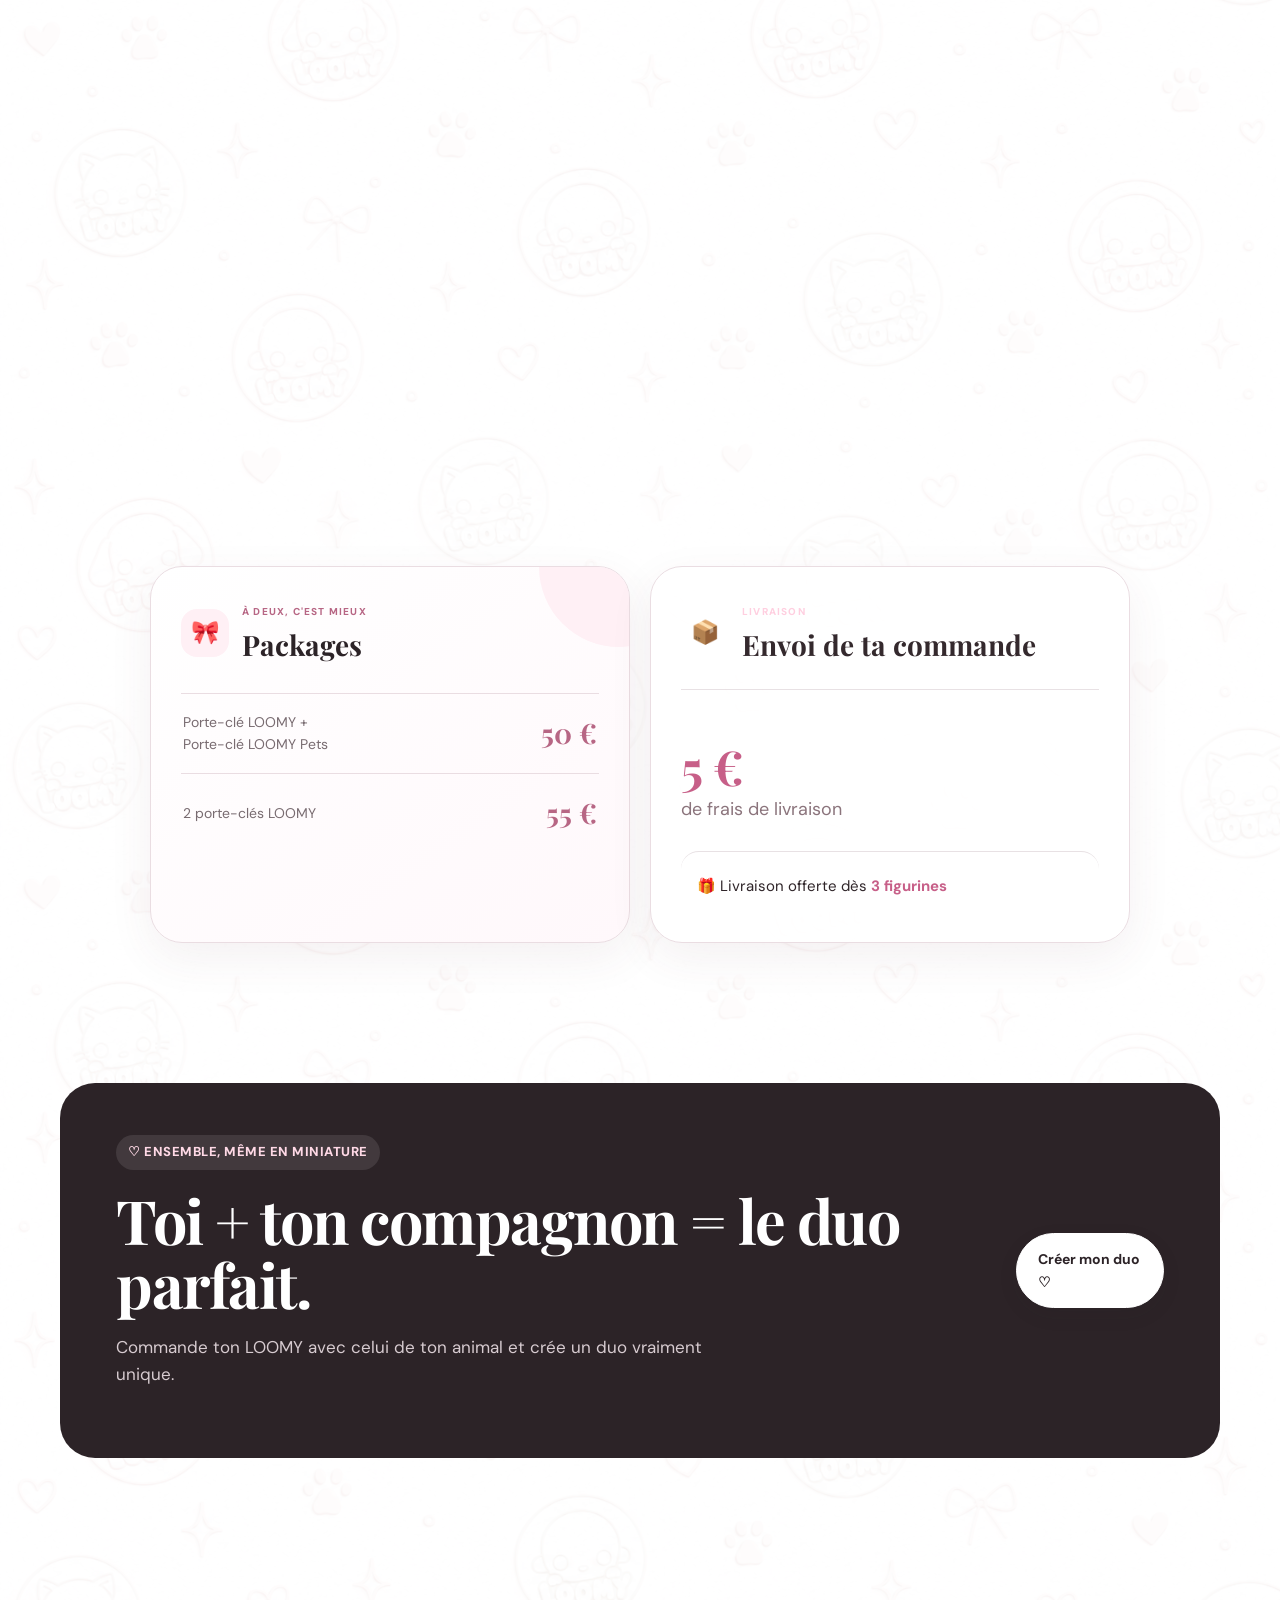
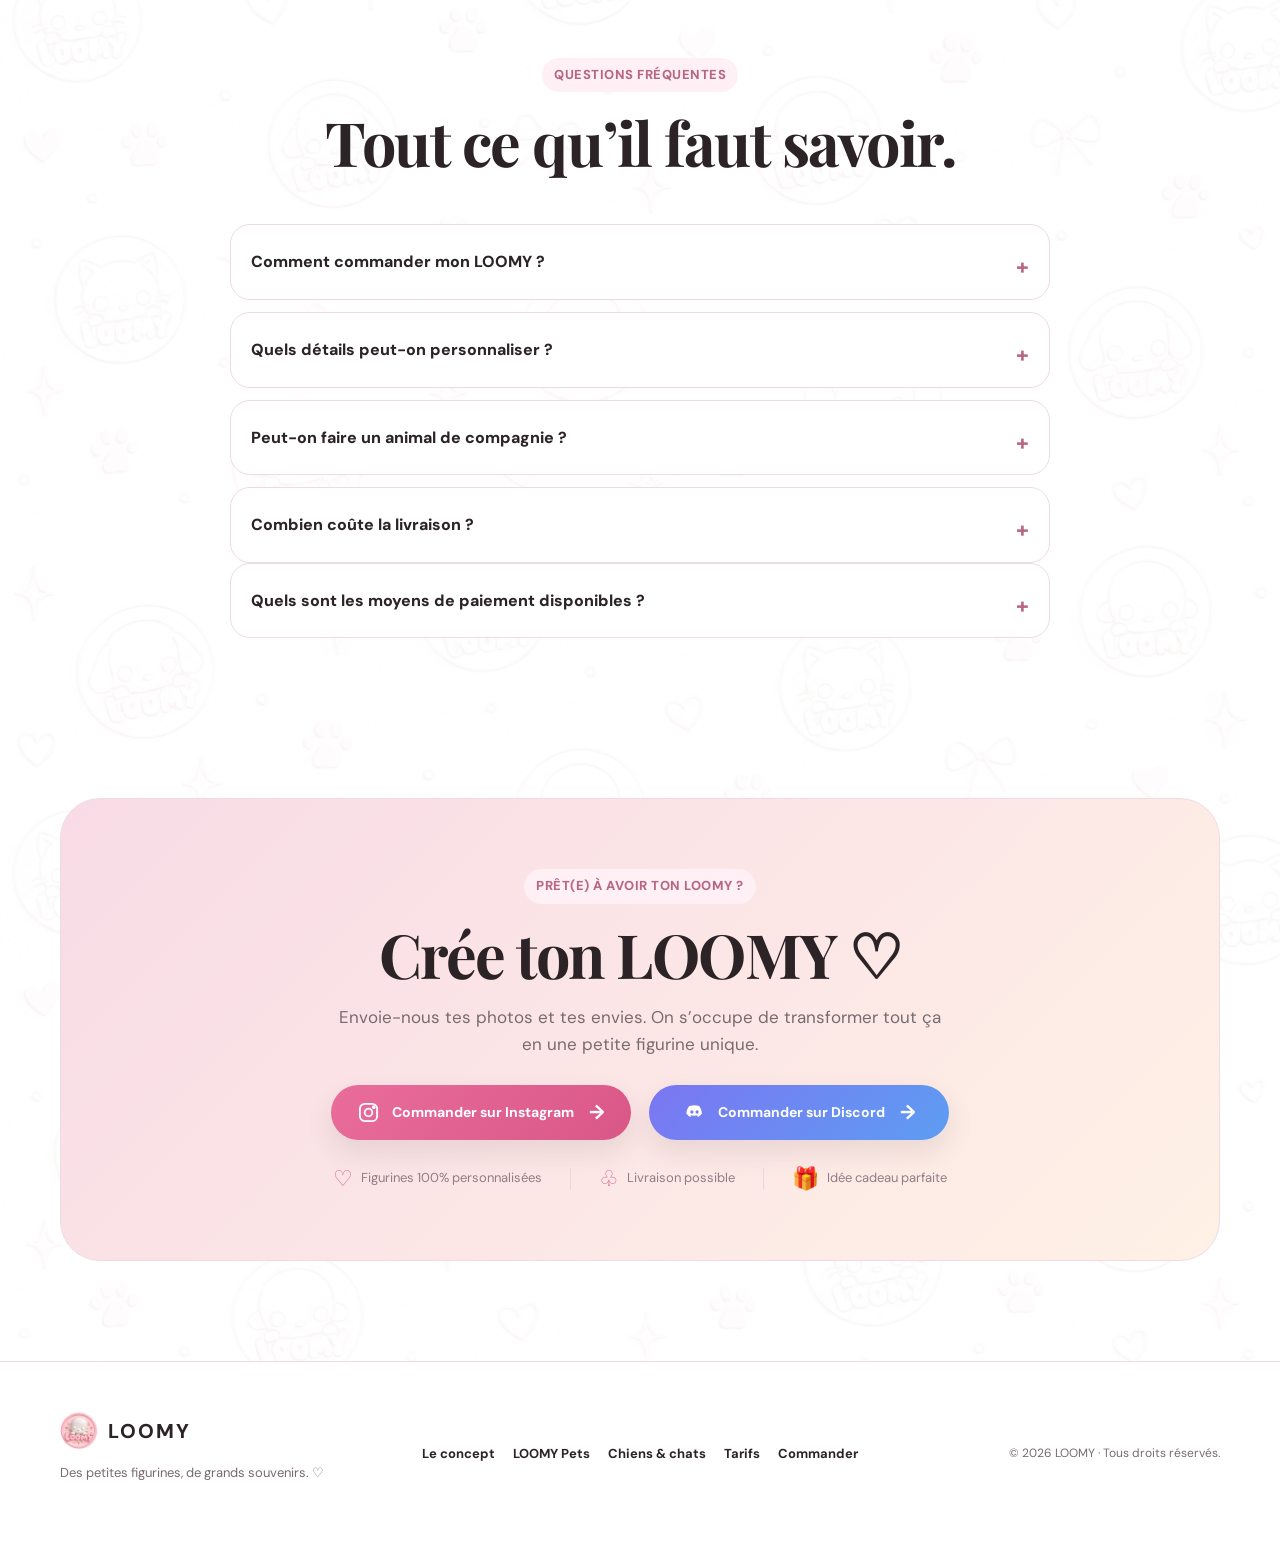
<file: LOOMY-GitHub-etape1/index.html>
<!DOCTYPE html>
<html lang="fr">
<head>
  <meta charset="UTF-8" />
  <meta name="viewport" content="width=device-width, initial-scale=1.0" />
  <meta name="description" content="LOOMY — figurines personnalisées à votre image et figurines de vos animaux de compagnie." />
  <title>LOOMY — Ta mini version, créée rien que pour toi</title>
  <link rel="preconnect" href="https://fonts.googleapis.com">
  <link rel="preconnect" href="https://fonts.gstatic.com" crossorigin>
  <link href="https://fonts.googleapis.com/css2?family=DM+Sans:wght@400;500;600;700&family=Playfair+Display:wght@600;700&display=swap" rel="stylesheet">
  <link rel="stylesheet" href="styles.css" />
</head>
<body>

  <div class="background-logos" aria-hidden="true">
    <img class="bg-logo bg1" src="assets/logo-loomy.png" alt="">
    <img class="bg-logo bg2" src="assets/logo-loomy-pets.png" alt="">
    <img class="bg-logo bg3" src="assets/logo-loomy.png" alt="">
    <img class="bg-logo bg4" src="assets/logo-loomy-pets.png" alt="">
    <img class="bg-logo bg5" src="assets/logo-loomy.png" alt="">
    <img class="bg-logo bg6" src="assets/logo-loomy-pets.png" alt="">
  </div>

  <div class="announcement">✨ Offre de lancement · LOOMY dès 25 € · LOOMY Pets dès 20 € · livraison offerte dès 3 figurines</div>

  <header class="nav-wrap">
    <nav class="nav container">
      <a class="logo" href="#accueil" aria-label="LOOMY accueil">
        <img class="logo-img" src="assets/logo-loomy.png" alt="Logo LOOMY">
        <span>LOOMY</span>
      </a>

      <button class="menu-btn" aria-label="Ouvrir le menu" aria-expanded="false">☰</button>

      <div class="nav-links">
        <a href="#concept">Le concept</a>
        <a href="#personnalisation">Personnalisation</a>
        <a href="#pets">LOOMY Pets</a>
        <a href="#animaux">Chiens & chats</a>
        <a href="#tarifs">Tarifs</a>
        <a href="#faq">FAQ</a>
      </div>

      <a class="btn btn-small" href="#commander">Commander</a>
    </nav>
  </header>

  <main>
    <section class="hero" id="accueil">
      <div class="hero-blur blur-1"></div>
      <div class="hero-blur blur-2"></div>

      <div class="container hero-grid">
        <div class="hero-copy reveal">
          <span class="eyebrow">♡ Créé rien que pour toi</span>
          <h1>Ton mini toi<br>version <span class="hero-loomy-accent">LOOMY</span> 🤍</h1>
        
          <p class="hero-text">
            Une figurine personnalisée à ton image, fabriquée avec soin à partir de tes photos.
            Choisis tes détails, ton style et transforme-toi en petite figurine unique.
          </p>

          <div class="hero-actions">
            <a href="#commander" class="btn">Créer mon LOOMY ✨</a>
            <a href="#pets" class="btn btn-ghost">Découvrir LOOMY Pets 🐾</a>
          </div>

          <div class="hero-points">
            <span>♡ Fait sur mesure</span>
            <span>♡ Peint avec soin</span>
            <span>♡ Chaque pièce est unique</span>
          </div>
        </div>

        <div class="hero-visual reveal delay">
          <div class="hero-card">
            <div class="sparkle s1">✦</div>
            <div class="sparkle s2">✧</div>
            <img class="loomy-base-img" src="assets/modele-base-loomy.png" alt="Modèle de base LOOMY sans personnalisation">
            <div class="floating-label label-1">Ton visage ♡</div>
            <div class="floating-label label-2">Tes détails ✨</div>
            <div class="floating-label label-3">Ton style</div>
          </div>
        </div>
      </div>
    </section>

    <section class="section" id="concept">
      <div class="container">
        <div class="section-head reveal">
          <span class="eyebrow">Comment ça marche ?</span>
          <h2>De toi à ton LOOMY ✨</h2>
          <p>Quelques étapes simples pour créer votre figurine de A à Z.</p>
        </div>

        
        <div class="steps">
          <article class="step reveal">
            <div class="step-number">01</div>
            <div class="step-icon">💬</div>
            <h3>Contacte-moi</h3>
            <p>Envoie-moi un message sur Instagram ou Discord. Je t’enverrai ensuite un formulaire à compléter avec toutes les informations nécessaires pour créer ton LOOMY.</p>
          </article>
          <article class="step reveal">
            <div class="step-number">02</div>
            <div class="step-icon">📸</div>
            <h3>Envoie tes photos</h3>
            <p>Envoie-moi des photos de ton visage et détaille au maximum ce que tu souhaites. Sois le/la plus précis(e) possible afin que je puisse reproduire au mieux chaque détail.</p>
          </article>
          <article class="step reveal">
            <div class="step-number">03</div>
            <div class="step-icon">🎨</div>
            <h3>Je personnalise</h3>
            <p>Cheveux, couleur de peau, yeux, cils, voile, tatouages, piercings, blush… tu choisis chaque détail.</p>
          </article>
          <article class="step reveal">
            <div class="step-number">04</div>
            <div class="step-icon">🫶</div>
            <h3>Création à la main</h3>
            <p>Chaque LOOMY est préparé et peint avec soin pour devenir une pièce unique.</p>
          </article>
          <article class="step reveal">
            <div class="step-number">05</div>
            <div class="step-icon">📦</div>
            <h3>Il arrive chez toi</h3>
            <p>Ta mini version est prête à rejoindre ta déco, tes clés ou à être offerte.</p>
          </article>
        </div>
      </div>
    </section>

    <section class="section soft" id="personnalisation">
      <div class="container split">
        <div class="split-copy reveal">
          <span class="eyebrow">100 % personnalisable</span>
          <h2>Les petits détails qui font vraiment la différence.</h2>
          <p>
            Ton LOOMY ne ressemble pas juste “un peu” à toi. On adapte un maximum de petits détails
            pour créer une figurine qui te ressemble vraiment.
          </p>

          <div class="chips">
            <span>Cheveux</span>
            <span>Couleur de peau</span>
            <span>Yeux</span>
            <span>Cils</span>
            <span>Voile</span>
            <span>Grain de beauté</span>
            <span>Blush</span>
            <span>Piercings</span>
            <span>Tatouages</span>
            <span>Petits accessoires</span>
          </div>
        </div>

        <div class="detail-card reveal">
          <div class="detail-badge">LOOMY DETAILS ♡</div>
          <div class="mini-grid">
            <div class="mini-card"><span>👁️</span><b>Yeux</b><small>Couleur adaptée</small></div>
            <div class="mini-card"><span>💇‍♀️</span><b>Cheveux</b><small>Coupe & couleur</small></div>
            <div class="mini-card"><span>✨</span><b>Détails</b><small>Blush & grains de beauté</small></div>
            <div class="mini-card"><span>🖤</span><b>Style</b><small>Tatouages & piercings</small></div>
          </div>
        </div>
      </div>
    </section>

    <section class="section pets" id="pets">
      <div class="container pet-grid">
        <div class="pet-visual reveal">
          <div class="pet-showcase">
            <img class="pets-brand" src="assets/logo-loomy-pets.png" alt="Logo LOOMY Pets">
            <div class="neutral-pets pet-models-single">
              <img class="pet-models-image" src="assets/loomy-pets-modeles.png" alt="Modèles neutres LOOMY Pets">
            </div>
            <div class="pet-float pet-float-1">🐾 À son image</div>
            <div class="pet-float pet-float-2">Race & détails ♡</div>
          </div>
        </div>

        <div class="pet-copy reveal">
          <span class="eyebrow">LOOMY Pets 🐾</span>
          <h2>Ton petit compagnon,<br>en version LOOMY.</h2>
          <p>
            Parce qu’eux aussi méritent leur mini version. Transforme ton chien ou ton chat
            en figurine personnalisée à partir de ses photos.
          </p>

          <ul class="pet-list">
            <li>Forme de tête adaptée à la race</li>
            <li>Couleur et motifs du pelage</li>
            <li>Couleur des yeux</li>
            <li>Forme des oreilles</li>
            <li>Taches et marques particulières</li>
            <li>Petits accessoires</li>
          </ul>

          <a href="#animaux" class="btn">Voir les modèles chiens & chats 🐾</a>
        </div>
      </div>
    </section>


    <section class="section animal-models" id="animaux">
      <div class="container">
        <div class="section-head reveal">
          <span class="eyebrow">LOOMY Pets</span>
          <h2>Chiens & chats, chacun son modèle ♡</h2>
          <p>Ces modèles sont des bases : chacune est ensuite modifiée et personnalisée selon les photos de ton animal.</p>
        </div>

        <div class="breed-block reveal">
          <div class="breed-title">
            <div><span>🐶</span><div><small>LOOMY DOGS</small><h3>Modèles chiens</h3></div></div>
            <p>Toutes les races sont possibles, n'hésitez pas à me contacter ! 💫</p>
          </div>
          <div class="breed-grid dog-grid">
            <article class="breed-card reveal">
              <img src="assets/race-bouledogue-francais.png" alt="Modèle Bouledogue français">
              <span>Bouledogue français</span>
            </article>
            <article class="breed-card reveal">
              <img src="assets/race-shih-tzu.png" alt="Modèle Shih Tzu">
              <span>Shih Tzu</span>
            </article>
            <article class="breed-card reveal">
              <img src="assets/race-yorkshire-terrier.png" alt="Modèle Yorkshire Terrier">
              <span>Yorkshire Terrier</span>
            </article>
            <article class="breed-card reveal">
              <img src="assets/race-chihuahua.png" alt="Modèle Chihuahua">
              <span>Chihuahua</span>
            </article>
            <article class="breed-card reveal">
              <img src="assets/race-teckel.png" alt="Modèle Teckel">
              <span>Teckel</span>
            </article>
            <article class="breed-card reveal">
              <img src="assets/race-golden-retriever.png" alt="Modèle Golden Retriever">
              <span>Golden Retriever</span>
            </article>
            <article class="breed-card reveal">
              <img src="assets/race-caniche.png" alt="Modèle Caniche">
              <span>Caniche</span>
            </article>
            <article class="breed-card reveal">
              <img src="assets/race-husky.png" alt="Modèle Husky">
              <span>Husky</span>
            </article>
            <article class="breed-card reveal">
              <img src="assets/race-labrador.png" alt="Modèle Labrador">
              <span>Labrador</span>
            </article>
            <article class="breed-card reveal">
              <img src="assets/race-berger-allemand.png" alt="Modèle Berger allemand">
              <span>Berger allemand</span>
            </article>
          </div>
        </div>

        <div class="breed-block reveal">
          <div class="breed-title">
            <div><span>🐱</span><div><small>LOOMY CATS</small><h3>Modèles chats</h3></div></div>
            <p>Toutes les races sont possibles, n'hésitez pas à me contacter ! 💫</p>
          </div>
          <div class="breed-grid cat-grid">
            <article class="breed-card reveal">
              <img src="assets/chat-01-europeen.png" alt="Base chat Européen">
              <span>Européen</span>
            </article>
            <article class="breed-card reveal">
              <img src="assets/chat-02-siamois.png" alt="Base chat Siamois">
              <span>Siamois</span>
            </article>
            <article class="breed-card reveal">
              <img src="assets/chat-03-british-shorthair.png" alt="Base chat British Shorthair">
              <span>British Shorthair</span>
            </article>
            <article class="breed-card reveal">
              <img src="assets/chat-04-bengal.png" alt="Base chat Bengal">
              <span>Bengal</span>
            </article>
            <article class="breed-card reveal">
              <img src="assets/chat-05-scottish-fold.png" alt="Base chat Scottish Fold">
              <span>Scottish Fold</span>
            </article>
            <article class="breed-card reveal">
              <img src="assets/chat-06-sphynx.png" alt="Base chat Sphynx">
              <span>Sphynx</span>
            </article>
            <article class="breed-card reveal">
              <img src="assets/chat-07-norvegien.png" alt="Base chat Norvégien">
              <span>Norvégien</span>
            </article>
            <article class="breed-card reveal">
              <img src="assets/chat-08-maine-coon.png" alt="Base chat Maine Coon">
              <span>Maine Coon</span>
            </article>
            <article class="breed-card reveal">
              <img src="assets/chat-09-persan.png" alt="Base chat Persan">
              <span>Persan</span>
            </article>
            <article class="breed-card reveal">
              <img src="assets/chat-10-bombay.png" alt="Base chat Bombay">
              <span>Bombay</span>
            </article>
          </div>
        </div>
      </div>
    </section>

    <section class="section" id="galerie">
      <div class="container">
        <div class="section-head reveal">
          <span class="eyebrow">Des créations uniques</span>
          <h2>Ils ont leur LOOMY ♡</h2>
          <p class="loomy-gallery-note">Ce n’est que le début ✨ D’autres photos viendront bientôt.</p>
        </div>

        <div class="loomy-real-gallery">
          <figure class="loomy-real-photo reveal">
            <img src="assets/loomy-client-01.png" alt="LOOMY personnalisés réalisés">
          </figure>
          <figure class="loomy-real-photo reveal">
            <img src="assets/loomy-client-02.png" alt="LOOMY Pets réalisé">
          </figure>
        </div>
      </div>
    </section>


    <section class="section pricing" id="tarifs">
      <div class="container">
        <div class="section-head reveal">
          <span class="eyebrow launch">✨ Offre de lancement ✨</span>
          <h2>Des prix simples, des souvenirs uniques.</h2>
          <p>Choisis ton LOOMY, ton LOOMY Pets ou profite de nos packages de lancement.</p>
        </div>

        <div class="new-pricing-grid">
          <article class="tariff-card main-tariff reveal">
            <div class="tariff-head">
              <div class="tariff-icon">♡</div>
              <div><small>TON MINI TOI</small><h3>LOOMY</h3></div>
            </div>
            <div class="tariff-row"><span>Figurine</span><strong>25 €</strong></div>
            <div class="tariff-row"><span>Version porte-clé</span><strong>30 €</strong></div>
            <a href="#commander" class="btn btn-full">Créer mon LOOMY ✨</a>
          </article>

          <article class="tariff-card pet-tariff reveal">
            <div class="tariff-head">
              <div class="tariff-icon">🐾</div>
              <div><small>CHIEN OU CHAT</small><h3>LOOMY Pets</h3></div>
            </div>
            <div class="tariff-row"><span>Figurine</span><strong>20 €</strong></div>
            <div class="tariff-row"><span>Version porte-clé</span><strong>25 €</strong></div>
            <a href="#commander" class="btn btn-full">Créer mon LOOMY Pets</a>
          </article>

          <article class="tariff-card package-card reveal">
            <div class="tariff-head">
              <div class="tariff-icon">🎀</div>
              <div><small>À DEUX, C'EST MIEUX</small><h3>Packages</h3></div>
            </div>
            <div class="package-line">
              <span>Porte-clé LOOMY +<br>Porte-clé LOOMY Pets</span>
              <strong>50 €</strong>
            </div>
            <div class="package-line">
              <span>2 porte-clés LOOMY</span>
              <strong>55 €</strong>
            </div>
          </article>

          <article class="tariff-card delivery-card reveal">
            <div class="tariff-head">
              <div class="tariff-icon">📦</div>
              <div><small>LIVRAISON</small><h3>Envoi de ta commande</h3></div>
            </div>
            <div class="delivery-main">
              <div class="delivery-price">5 €</div>
              <p class="delivery-label">de frais de livraison</p>
            </div>
            <div class="free-shipping">🎁 Livraison offerte dès <b>3 figurines</b></div>
          </article>
        </div>
      </div>
    </section>


    <section class="section love">
      <div class="container love-box reveal">
        <div>
          <span class="eyebrow">♡ Ensemble, même en miniature</span>
          <h2>Toi + ton compagnon = le duo parfait.</h2>
          <p>Commande ton LOOMY avec celui de ton animal et crée un duo vraiment unique.</p>
        </div>
        <a href="#commander" class="btn">Créer mon duo ♡</a>
      </div>
    </section>

    <section class="section faq" id="faq">
      <div class="container narrow">
        <div class="section-head reveal">
          <span class="eyebrow">Questions fréquentes</span>
          <h2>Tout ce qu’il faut savoir.</h2>
        </div>

        <div class="accordion">
          <details class="reveal">
            <summary>Comment commander mon LOOMY ?</summary>
            <p>Contacte-moi via Instagram ou Discord. Je te demanderai les informations nécessaires et je t’enverrai le formulaire à compléter.</p>
          </details>
          <details class="reveal">
            <summary>Quels détails peut-on personnaliser ?</summary>
            <p>Cheveux, couleur de peau, yeux, blush, cils, grains de beauté et piercings.</p>
          </details>
          <details class="reveal">
            <summary>Peut-on faire un animal de compagnie ?</summary>
            <p>Oui ♡ Avec LOOMY Pets, je peux reproduire les couleurs, motifs, oreilles, yeux et petites particularités de ton compagnon.</p>
          </details>
          <details class="reveal">
            <summary>Combien coûte la livraison ?</summary>
            <p>Les frais de livraison sont de 5 €. La livraison est offerte dès l’achat de 3 figurines.</p>
          </details>
        </div>
      
        <details class="faq-item reveal">
          <summary>Quels sont les moyens de paiement disponibles ?</summary>
          <p>Les paiements sont possibles par PayPal, virement bancaire ou Revolut.</p>
        </details>
    </div>
    </section>

    <section class="section order" id="commander">
      <div class="container order-box reveal">
        <span class="eyebrow">Prêt(e) à avoir ton LOOMY ?</span>
        <h2>Crée ton LOOMY ♡</h2>
        <p>
          Envoie-nous tes photos et tes envies. On s’occupe de transformer tout ça en une petite figurine unique.
        </p>

        <div class="order-actions social-actions">
          <a class="btn social-btn instagram-btn" href="https://www.instagram.com/laur_art57?igsi=YmdlbzNnc3hydzl4&utm_source=qr" target="_blank" rel="noopener">
            <span class="social-icon" aria-hidden="true">
              <svg viewBox="0 0 24 24"><rect x="3" y="3" width="18" height="18" rx="5"></rect><circle cx="12" cy="12" r="4"></circle><circle cx="17.5" cy="6.5" r="1"></circle></svg>
            </span>
            Commander sur Instagram
            <span class="social-arrow" aria-hidden="true">→</span>
          </a>
          <a class="btn social-btn discord-btn" href="https://discord.gg/NzvktQyht3" target="_blank" rel="noopener">
            <span class="social-icon discord-icon" aria-hidden="true">
              <svg viewBox="0 0 24 24"><path d="M7.2 5.3A14.5 14.5 0 0 1 12 4.5c1.7 0 3.3.3 4.8.8 1.8 2.4 2.8 5 3 7.7-1.1 1.6-2.5 2.8-4.2 3.7l-1-1.4c.6-.2 1.2-.5 1.7-.9-3.1 1.4-6.3 1.4-9.4 0 .6.4 1.2.7 1.8.9l-1 1.4A12.2 12.2 0 0 1 3.5 13c.2-2.7 1.2-5.3 3-7.7.2 0 .5-.1.7 0ZM9.3 13.2c.9 0 1.6-.8 1.6-1.8s-.7-1.8-1.6-1.8-1.6.8-1.6 1.8.7 1.8 1.6 1.8Zm5.4 0c.9 0 1.6-.8 1.6-1.8s-.7-1.8-1.6-1.8-1.6.8-1.6 1.8.7 1.8 1.6 1.8Z"></path></svg>
            </span>
            Commander sur Discord
            <span class="social-arrow" aria-hidden="true">→</span>
          </a>
        </div>

        <div class="order-benefits" aria-label="Les avantages LOOMY">
          <span><b>♡</b> Figurines 100% personnalisées</span>
          <span><b>♧</b> Livraison possible</span>
          <span><b>🎁</b> Idée cadeau parfaite</span>
        </div>
      </div>
    </section>
  </main>

  <footer>
    <div class="container footer-grid">
      <div>
        <a class="logo footer-logo" href="#accueil"><img class="logo-img" src="assets/logo-loomy.png" alt="Logo LOOMY"><span>LOOMY</span></a>
        <p>Des petites figurines, de grands souvenirs. ♡</p>
      </div>
      <div class="footer-links">
        <a href="#concept">Le concept</a>
        <a href="#pets">LOOMY Pets</a>
        <a href="#animaux">Chiens & chats</a>
        <a href="#tarifs">Tarifs</a>
        <a href="#commander">Commander</a>
      </div>
      <div class="footer-copy">© 2026 LOOMY · Tous droits réservés.</div>
    </div>
  </footer>

  <script src="script.js"></script>
</body>
</html>
</file>
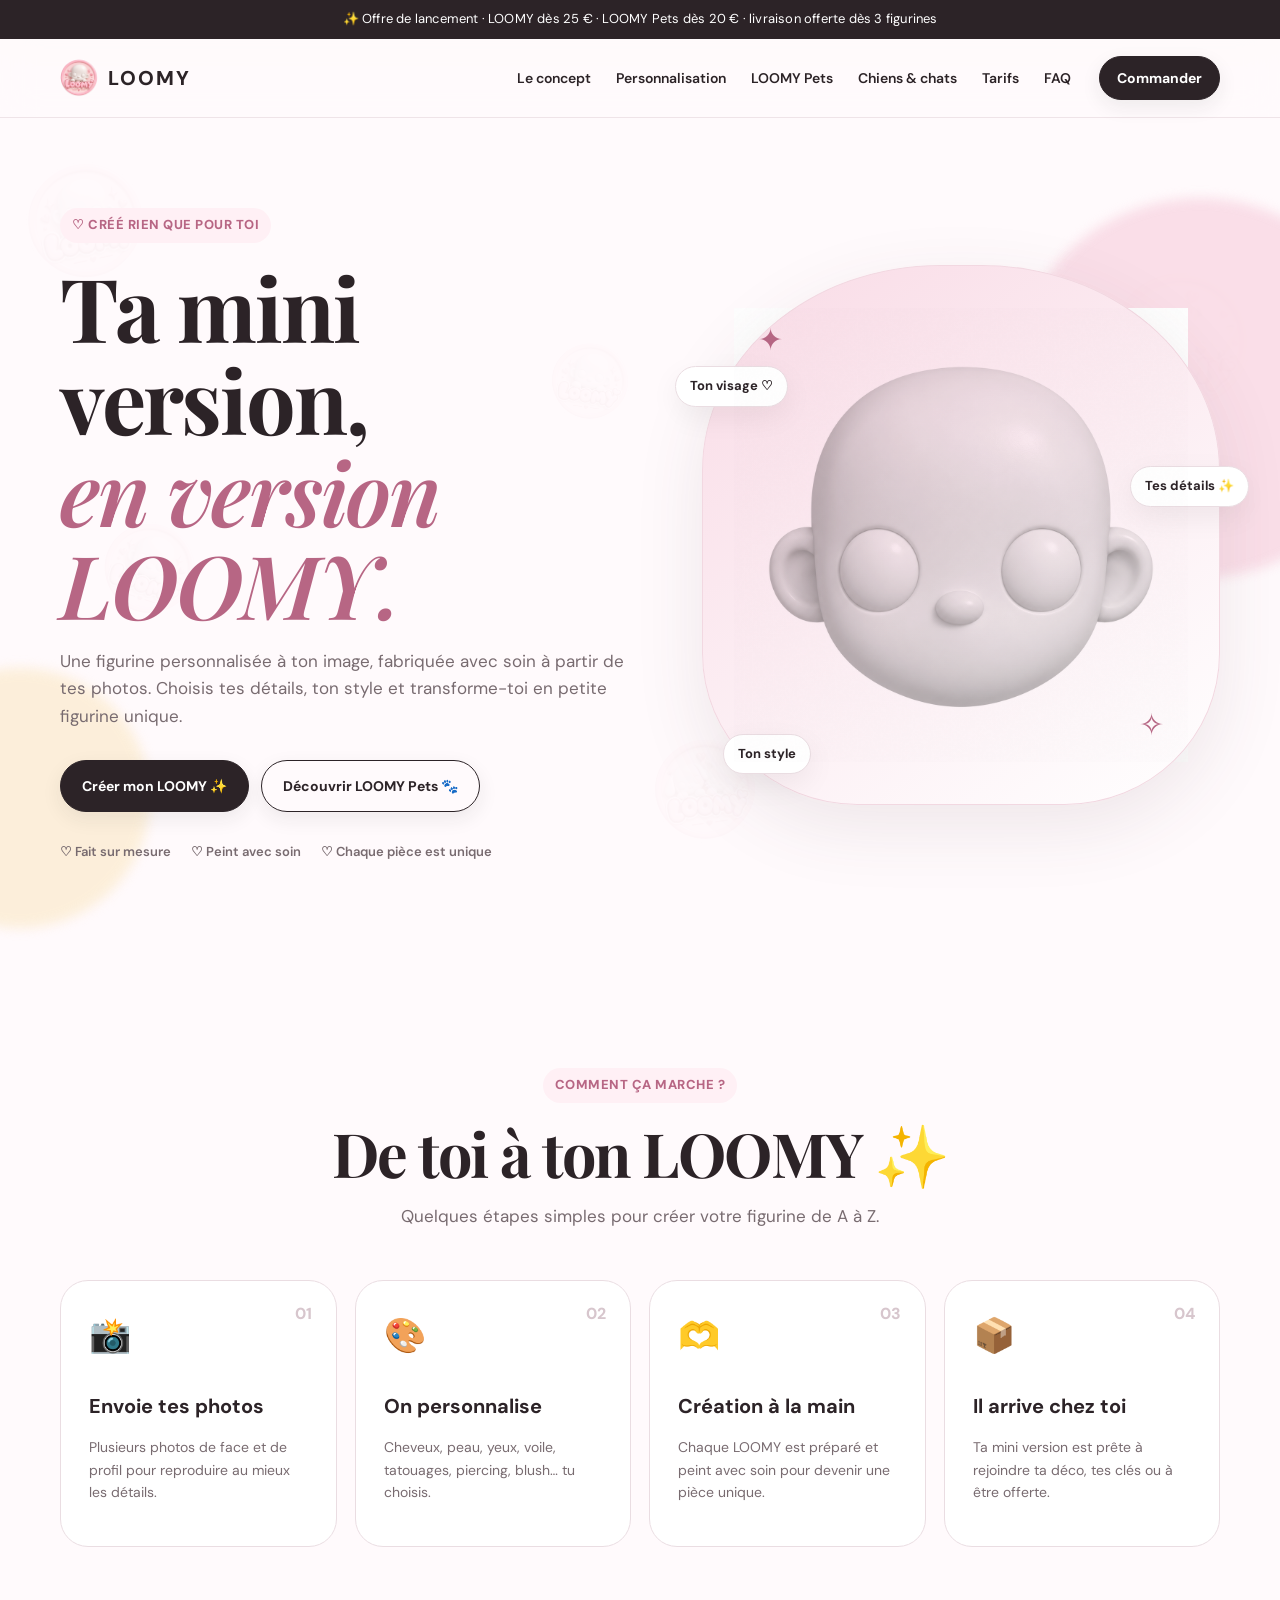
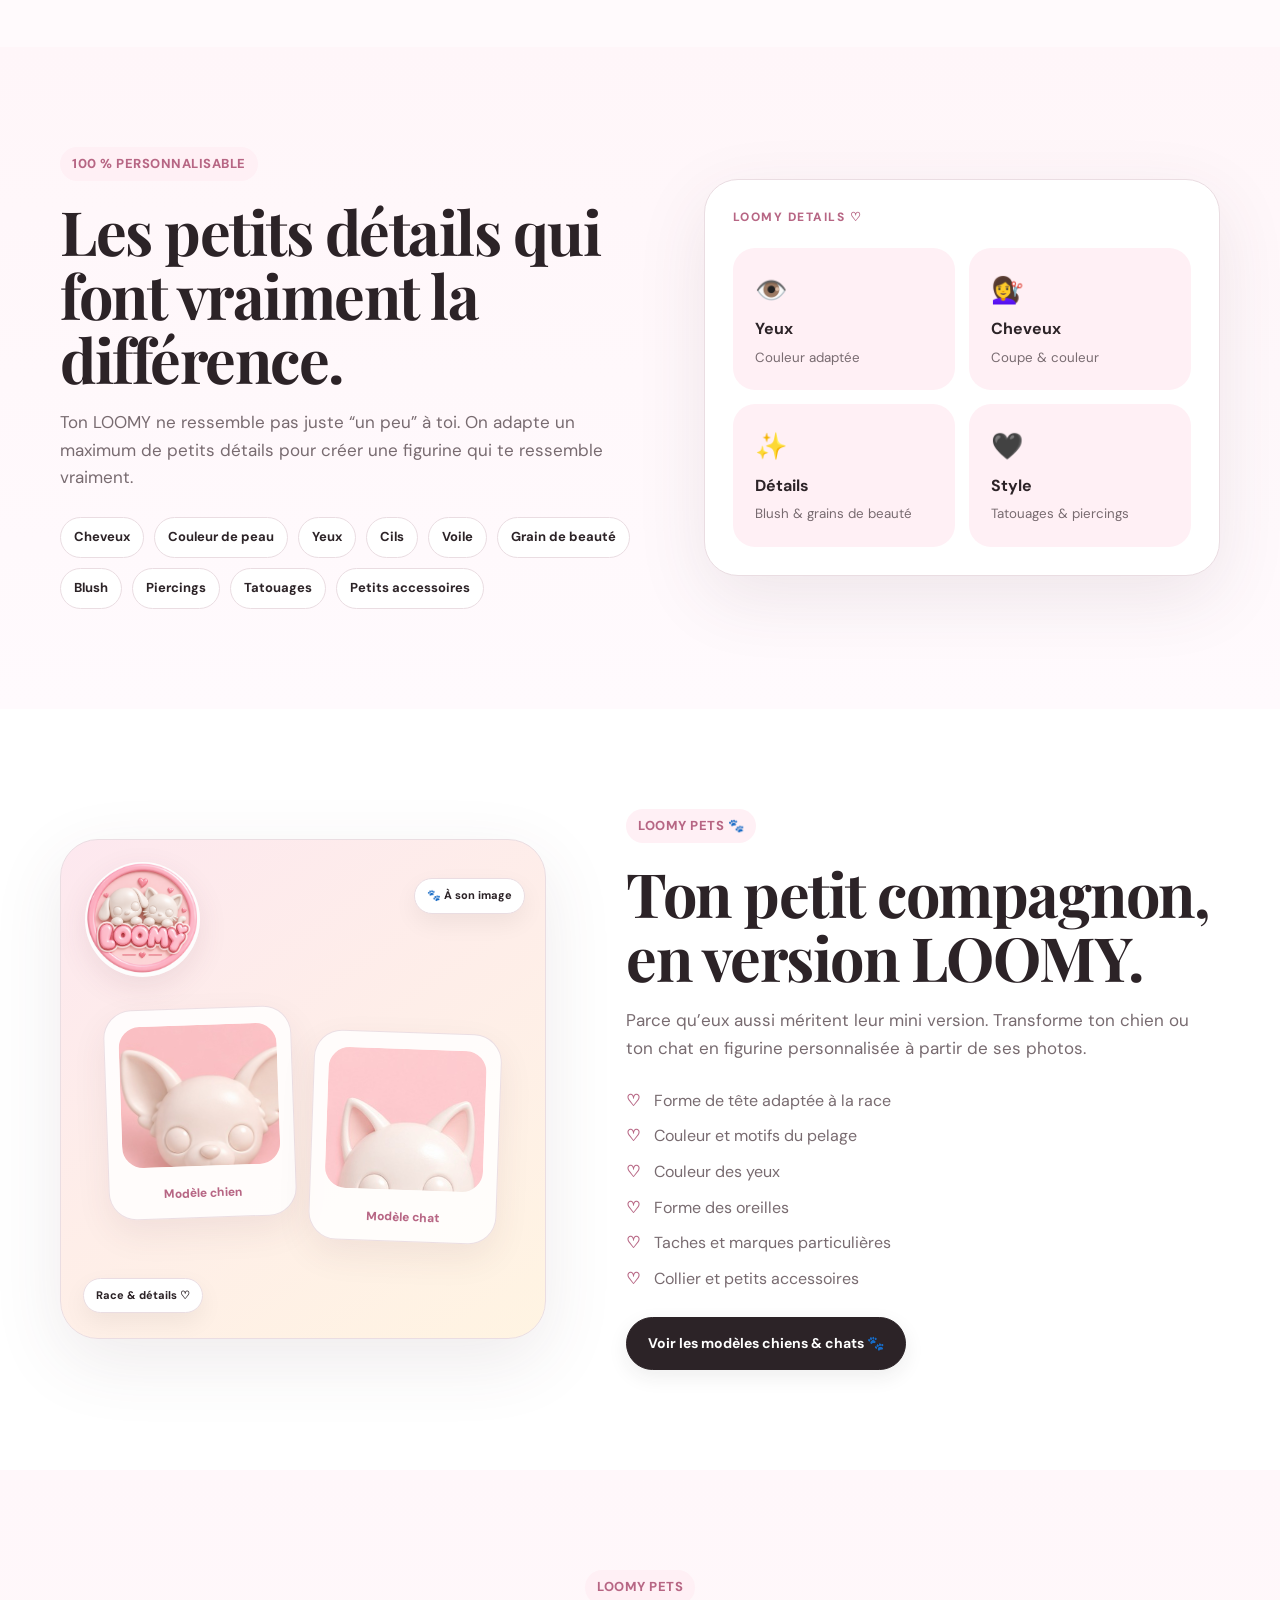
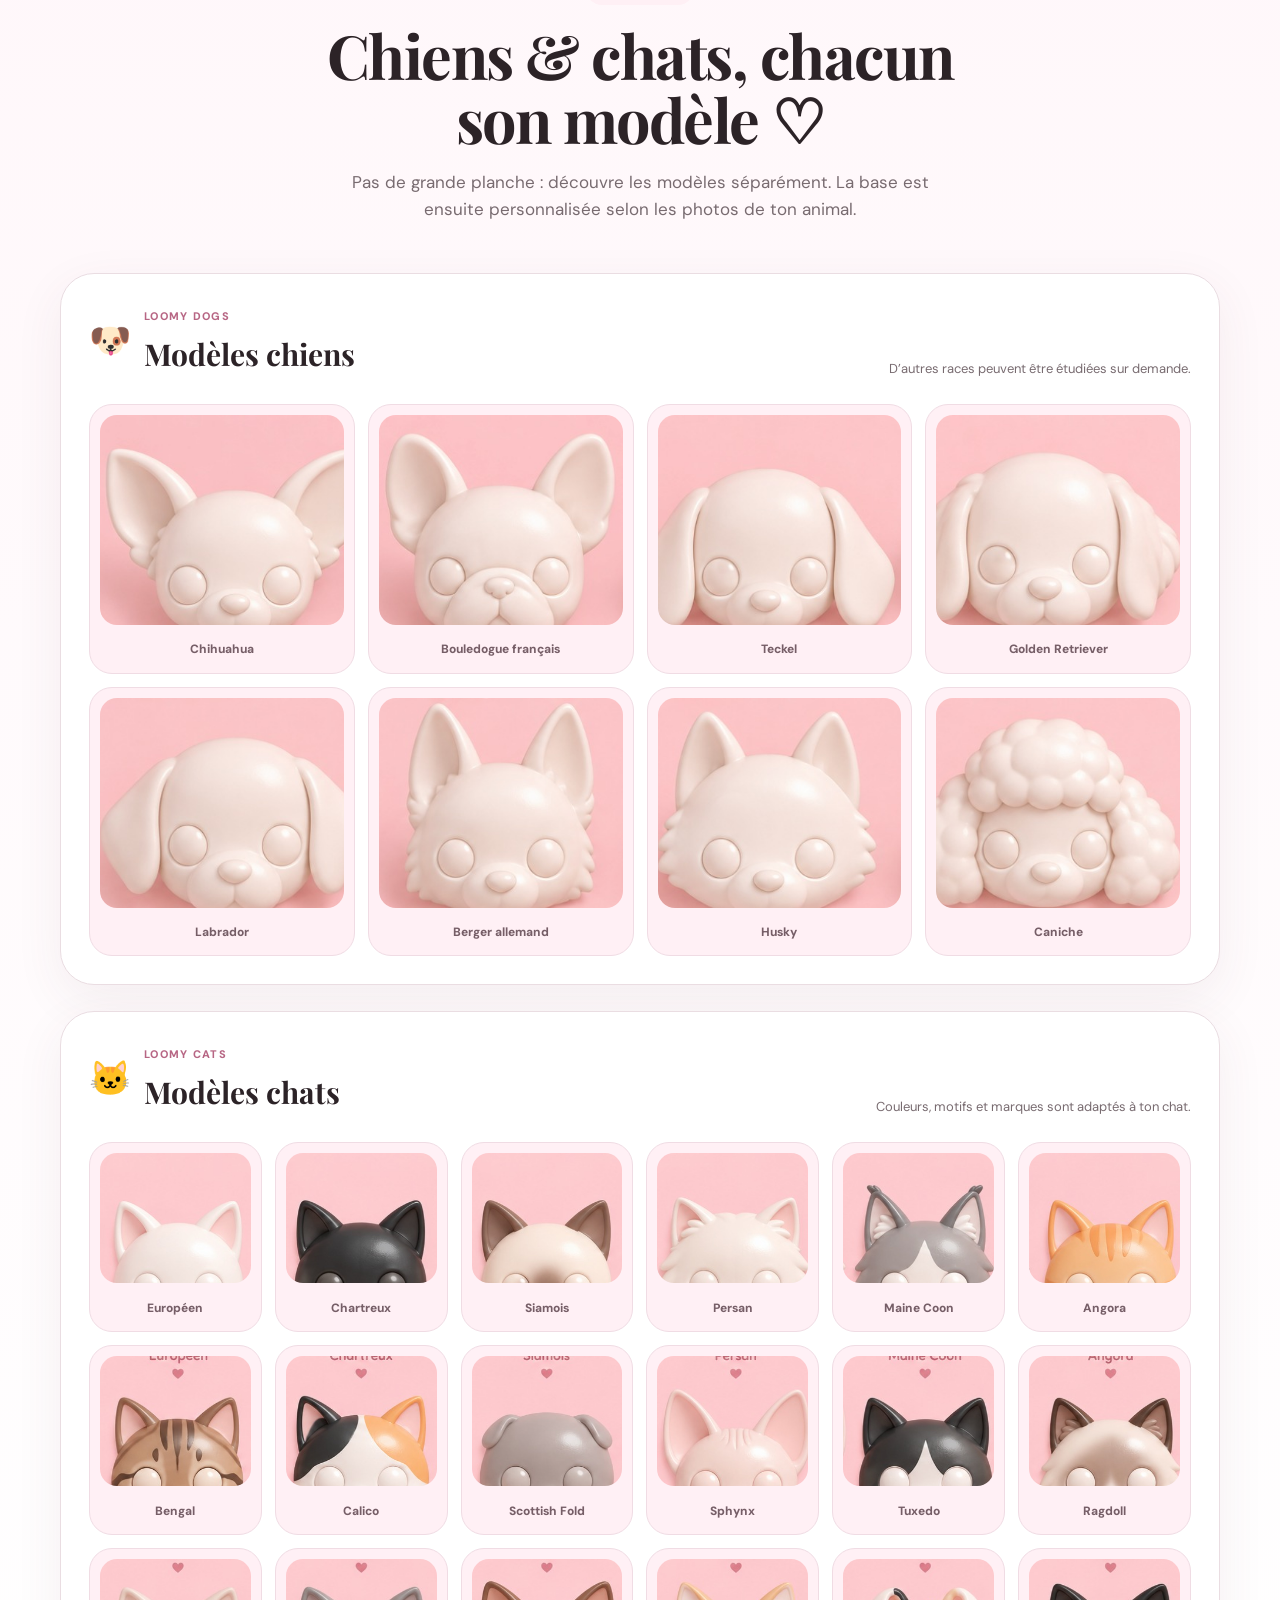
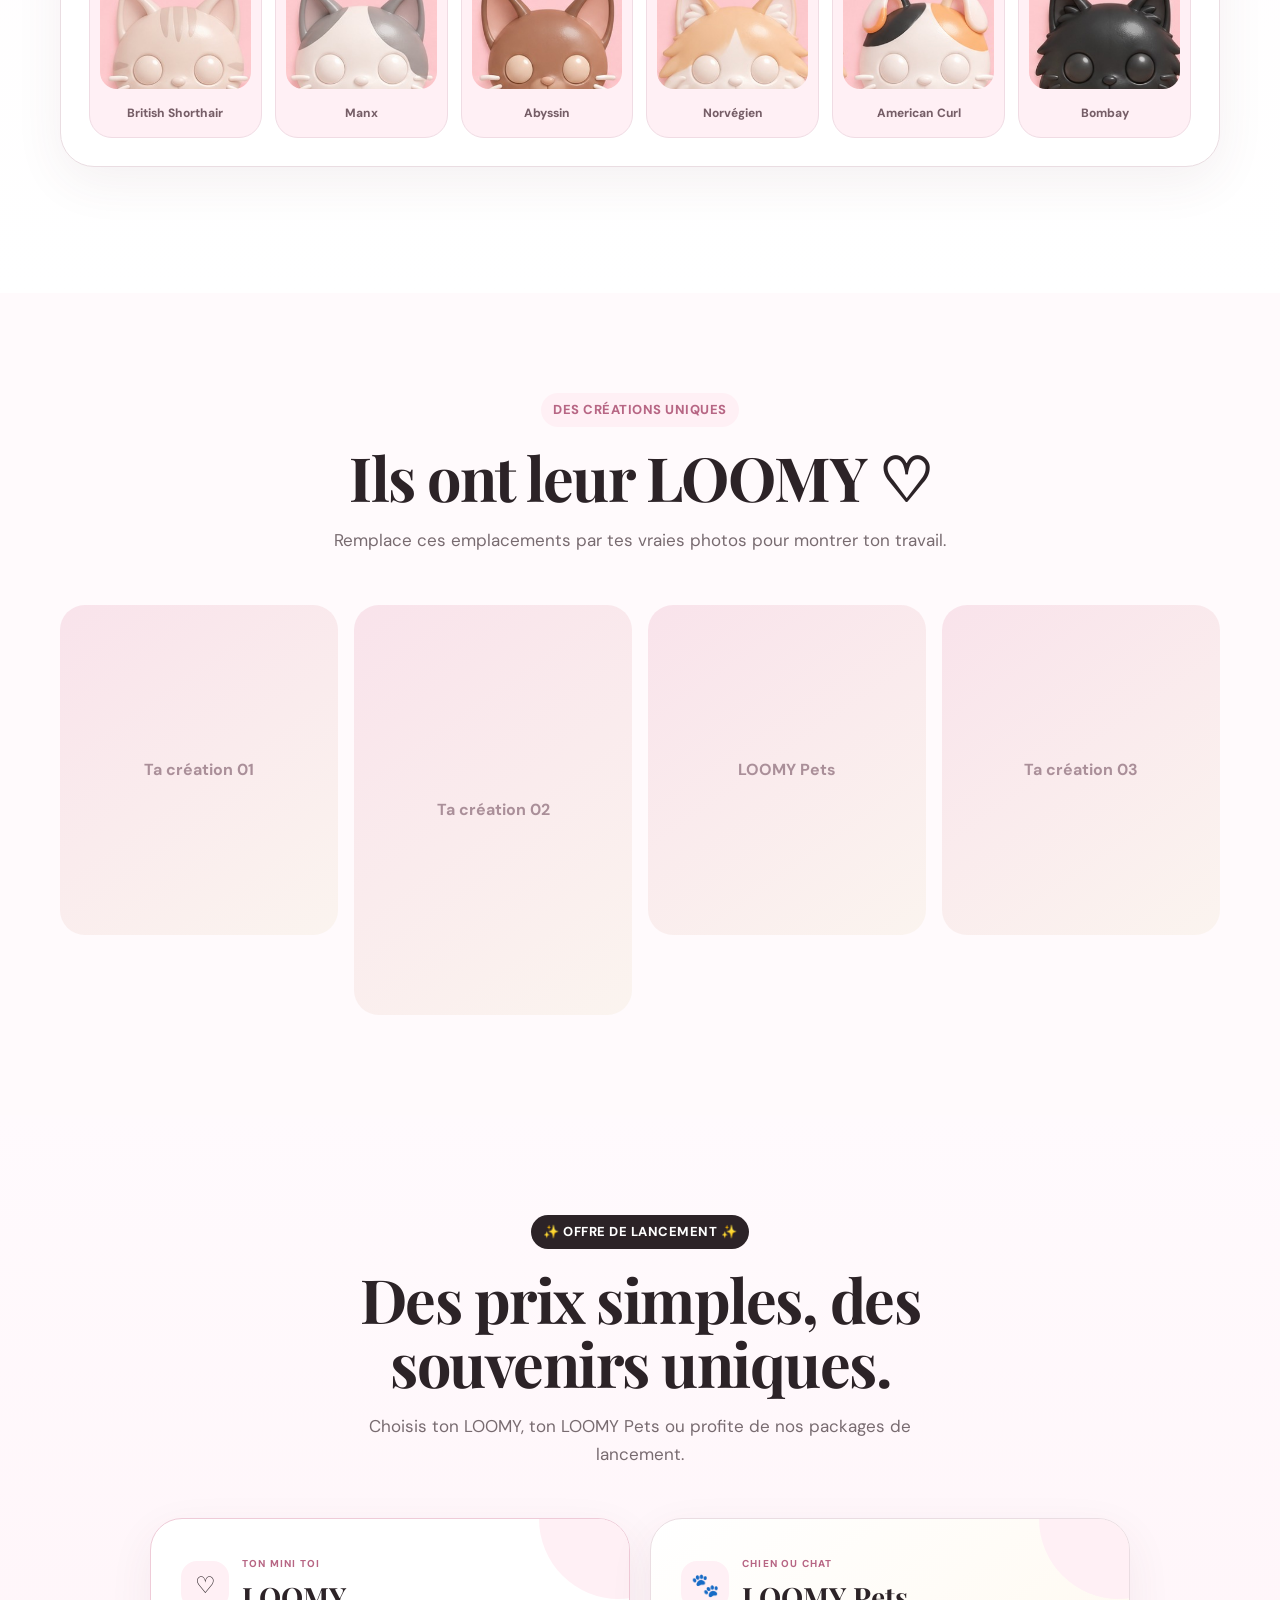
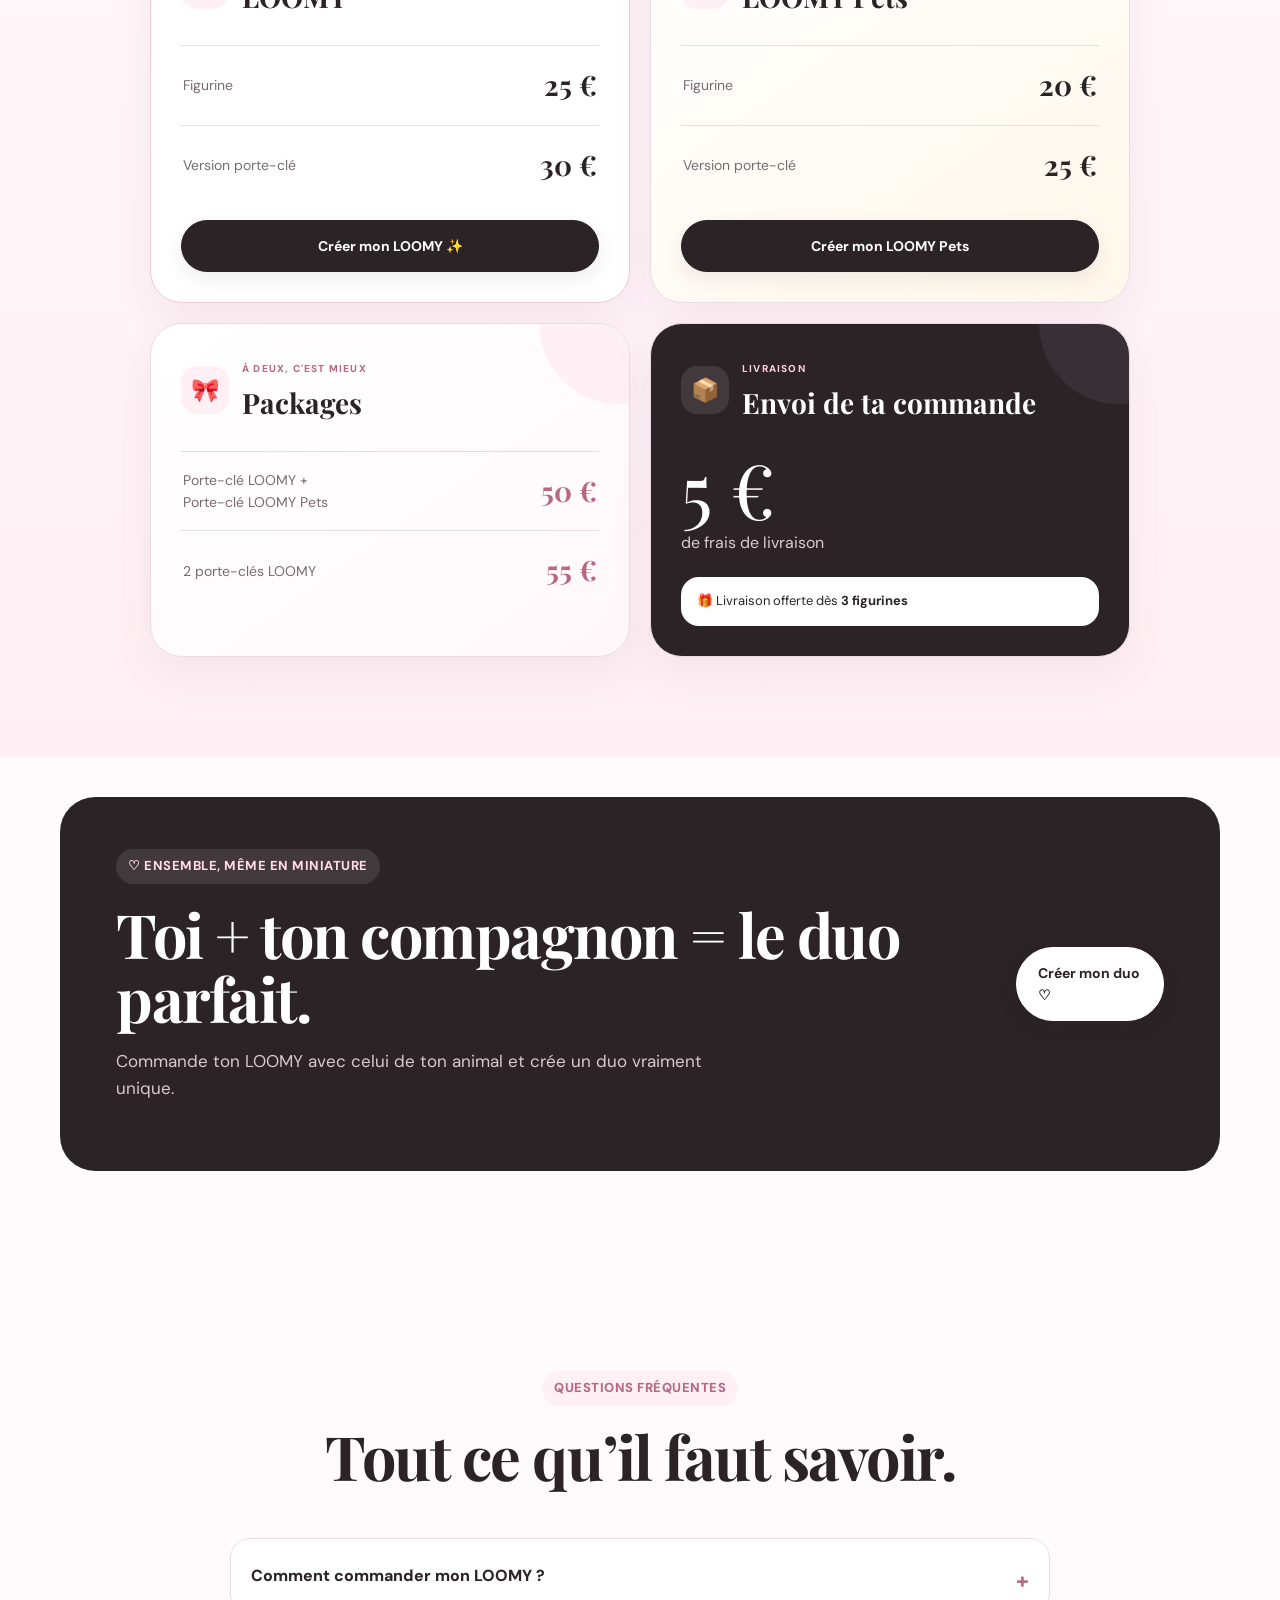
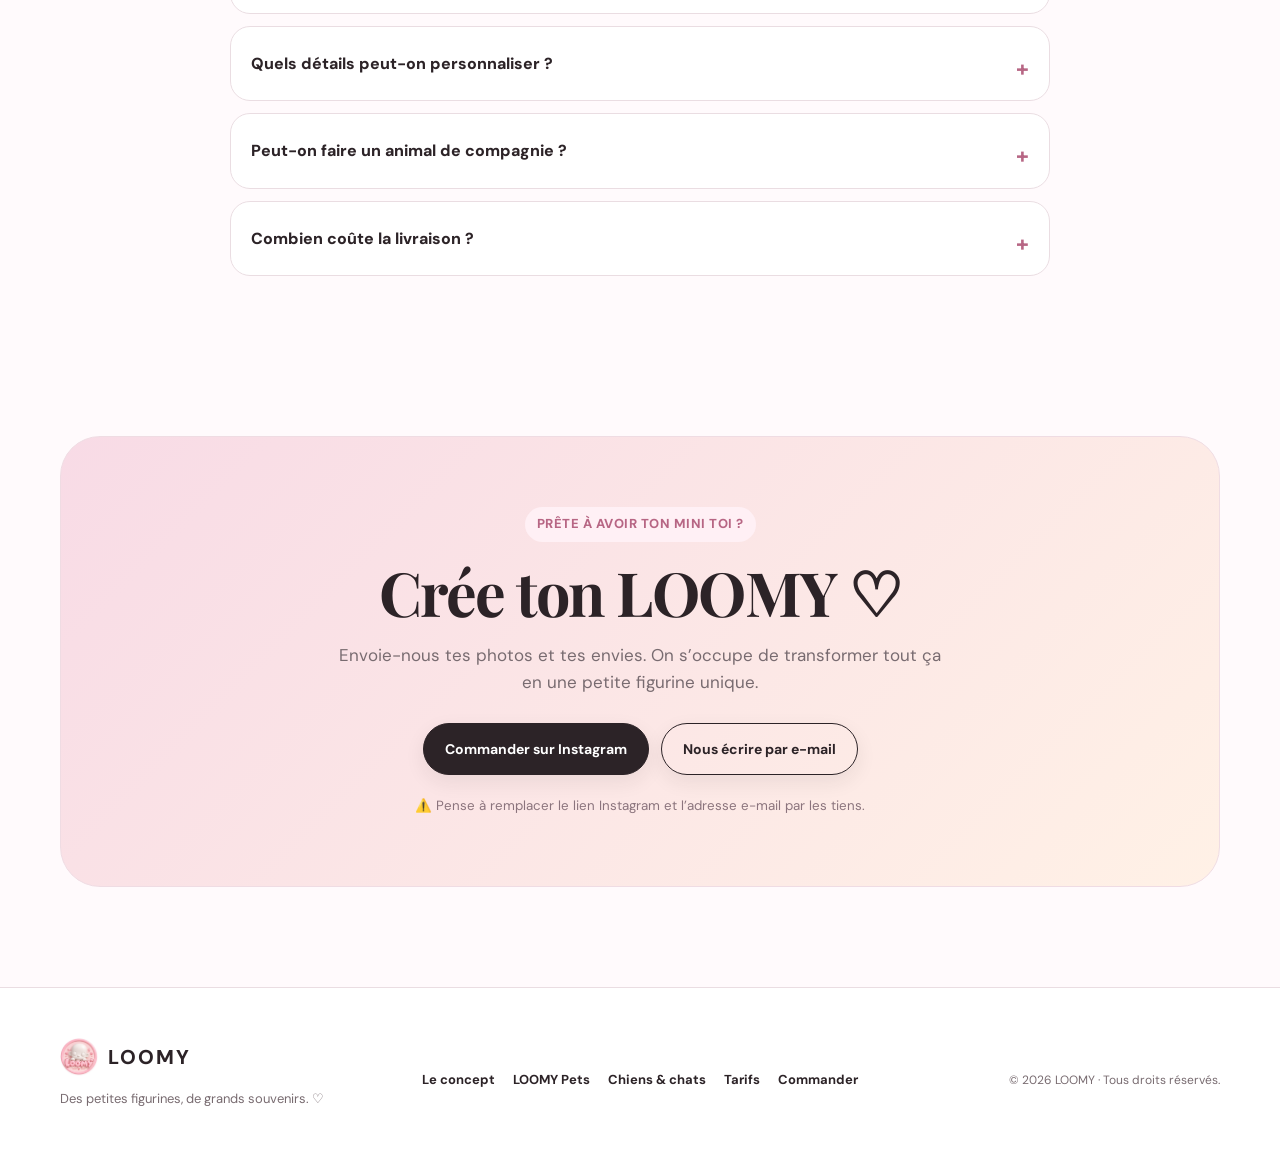
<file: LOOMY-GitHub-etape1/LOOMY-MAJ-complete/index.html>
<!DOCTYPE html>
<html lang="fr">
<head>
  <meta charset="UTF-8" />
  <meta name="viewport" content="width=device-width, initial-scale=1.0" />
  <meta name="description" content="LOOMY — figurines personnalisées à votre image et figurines de vos animaux de compagnie." />
  <title>LOOMY — Ta mini version, créée rien que pour toi</title>
  <link rel="preconnect" href="https://fonts.googleapis.com">
  <link rel="preconnect" href="https://fonts.gstatic.com" crossorigin>
  <link href="https://fonts.googleapis.com/css2?family=DM+Sans:wght@400;500;600;700&family=Playfair+Display:wght@600;700&display=swap" rel="stylesheet">
  <link rel="stylesheet" href="styles.css" />
</head>
<body>

  <div class="background-logos" aria-hidden="true">
    <img class="bg-logo bg1" src="assets/logo-loomy.png" alt="">
    <img class="bg-logo bg2" src="assets/logo-loomy-pets.png" alt="">
    <img class="bg-logo bg3" src="assets/logo-loomy.png" alt="">
    <img class="bg-logo bg4" src="assets/logo-loomy-pets.png" alt="">
    <img class="bg-logo bg5" src="assets/logo-loomy.png" alt="">
    <img class="bg-logo bg6" src="assets/logo-loomy-pets.png" alt="">
  </div>

  <div class="announcement">✨ Offre de lancement · LOOMY dès 25 € · LOOMY Pets dès 20 € · livraison offerte dès 3 figurines</div>

  <header class="nav-wrap">
    <nav class="nav container">
      <a class="logo" href="#accueil" aria-label="LOOMY accueil">
        <img class="logo-img" src="assets/logo-loomy.png" alt="Logo LOOMY">
        <span>LOOMY</span>
      </a>

      <button class="menu-btn" aria-label="Ouvrir le menu" aria-expanded="false">☰</button>

      <div class="nav-links">
        <a href="#concept">Le concept</a>
        <a href="#personnalisation">Personnalisation</a>
        <a href="#pets">LOOMY Pets</a>
        <a href="#animaux">Chiens & chats</a>
        <a href="#tarifs">Tarifs</a>
        <a href="#faq">FAQ</a>
      </div>

      <a class="btn btn-small" href="#commander">Commander</a>
    </nav>
  </header>

  <main>
    <section class="hero" id="accueil">
      <div class="hero-blur blur-1"></div>
      <div class="hero-blur blur-2"></div>

      <div class="container hero-grid">
        <div class="hero-copy reveal">
          <span class="eyebrow">♡ Créé rien que pour toi</span>
          <h1>Ta mini version,<br><em>en version LOOMY.</em></h1>
          <p class="hero-text">
            Une figurine personnalisée à ton image, fabriquée avec soin à partir de tes photos.
            Choisis tes détails, ton style et transforme-toi en petite figurine unique.
          </p>

          <div class="hero-actions">
            <a href="#commander" class="btn">Créer mon LOOMY ✨</a>
            <a href="#pets" class="btn btn-ghost">Découvrir LOOMY Pets 🐾</a>
          </div>

          <div class="hero-points">
            <span>♡ Fait sur mesure</span>
            <span>♡ Peint avec soin</span>
            <span>♡ Chaque pièce est unique</span>
          </div>
        </div>

        <div class="hero-visual reveal delay">
          <div class="hero-card">
            <div class="sparkle s1">✦</div>
            <div class="sparkle s2">✧</div>
            <img class="loomy-base-img" src="assets/modele-base-loomy.png" alt="Modèle de base LOOMY sans personnalisation">
            <div class="floating-label label-1">Ton visage ♡</div>
            <div class="floating-label label-2">Tes détails ✨</div>
            <div class="floating-label label-3">Ton style</div>
          </div>
        </div>
      </div>
    </section>

    <section class="section" id="concept">
      <div class="container">
        <div class="section-head reveal">
          <span class="eyebrow">Comment ça marche ?</span>
          <h2>De toi à ton LOOMY ✨</h2>
          <p>Quelques étapes simples pour créer votre figurine de A à Z.</p>
        </div>

        <div class="steps">
          <article class="step reveal">
            <div class="step-number">01</div>
            <div class="step-icon">📸</div>
            <h3>Envoie tes photos</h3>
            <p>Plusieurs photos de face et de profil pour reproduire au mieux les détails.</p>
          </article>
          <article class="step reveal">
            <div class="step-number">02</div>
            <div class="step-icon">🎨</div>
            <h3>On personnalise</h3>
            <p>Cheveux, peau, yeux, voile, tatouages, piercing, blush… tu choisis.</p>
          </article>
          <article class="step reveal">
            <div class="step-number">03</div>
            <div class="step-icon">🫶</div>
            <h3>Création à la main</h3>
            <p>Chaque LOOMY est préparé et peint avec soin pour devenir une pièce unique.</p>
          </article>
          <article class="step reveal">
            <div class="step-number">04</div>
            <div class="step-icon">📦</div>
            <h3>Il arrive chez toi</h3>
            <p>Ta mini version est prête à rejoindre ta déco, tes clés ou à être offerte.</p>
          </article>
        </div>
      </div>
    </section>

    <section class="section soft" id="personnalisation">
      <div class="container split">
        <div class="split-copy reveal">
          <span class="eyebrow">100 % personnalisable</span>
          <h2>Les petits détails qui font vraiment la différence.</h2>
          <p>
            Ton LOOMY ne ressemble pas juste “un peu” à toi. On adapte un maximum de petits détails
            pour créer une figurine qui te ressemble vraiment.
          </p>

          <div class="chips">
            <span>Cheveux</span>
            <span>Couleur de peau</span>
            <span>Yeux</span>
            <span>Cils</span>
            <span>Voile</span>
            <span>Grain de beauté</span>
            <span>Blush</span>
            <span>Piercings</span>
            <span>Tatouages</span>
            <span>Petits accessoires</span>
          </div>
        </div>

        <div class="detail-card reveal">
          <div class="detail-badge">LOOMY DETAILS ♡</div>
          <div class="mini-grid">
            <div class="mini-card"><span>👁️</span><b>Yeux</b><small>Couleur adaptée</small></div>
            <div class="mini-card"><span>💇‍♀️</span><b>Cheveux</b><small>Coupe & couleur</small></div>
            <div class="mini-card"><span>✨</span><b>Détails</b><small>Blush & grains de beauté</small></div>
            <div class="mini-card"><span>🖤</span><b>Style</b><small>Tatouages & piercings</small></div>
          </div>
        </div>
      </div>
    </section>

    <section class="section pets" id="pets">
      <div class="container pet-grid">
        <div class="pet-visual reveal">
          <div class="pet-showcase">
            <img class="pets-brand" src="assets/logo-loomy-pets.png" alt="Logo LOOMY Pets">
            <div class="neutral-pets">
              <div class="neutral-pet-card">
                <img src="assets/dog-chihuahua.jpg" alt="Modèle chien LOOMY Pets neutre">
                <span>Modèle chien</span>
              </div>
              <div class="neutral-pet-card">
                <img src="assets/cat-europeen.jpg" alt="Modèle chat LOOMY Pets neutre">
                <span>Modèle chat</span>
              </div>
            </div>
            <div class="pet-float pet-float-1">🐾 À son image</div>
            <div class="pet-float pet-float-2">Race & détails ♡</div>
          </div>
        </div>

        <div class="pet-copy reveal">
          <span class="eyebrow">LOOMY Pets 🐾</span>
          <h2>Ton petit compagnon,<br>en version LOOMY.</h2>
          <p>
            Parce qu’eux aussi méritent leur mini version. Transforme ton chien ou ton chat
            en figurine personnalisée à partir de ses photos.
          </p>

          <ul class="pet-list">
            <li>Forme de tête adaptée à la race</li>
            <li>Couleur et motifs du pelage</li>
            <li>Couleur des yeux</li>
            <li>Forme des oreilles</li>
            <li>Taches et marques particulières</li>
            <li>Collier et petits accessoires</li>
          </ul>

          <a href="#animaux" class="btn">Voir les modèles chiens & chats 🐾</a>
        </div>
      </div>
    </section>


    <section class="section animal-models" id="animaux">
      <div class="container">
        <div class="section-head reveal">
          <span class="eyebrow">LOOMY Pets</span>
          <h2>Chiens & chats, chacun son modèle ♡</h2>
          <p>Pas de grande planche : découvre les modèles séparément. La base est ensuite personnalisée selon les photos de ton animal.</p>
        </div>

        <div class="breed-block reveal">
          <div class="breed-title">
            <div><span>🐶</span><div><small>LOOMY DOGS</small><h3>Modèles chiens</h3></div></div>
            <p>D’autres races peuvent être étudiées sur demande.</p>
          </div>
          <div class="breed-grid dog-grid">
            <article class="breed-card reveal"><img src="assets/dog-chihuahua.jpg" alt="Chihuahua"><span>Chihuahua</span></article>
<article class="breed-card reveal"><img src="assets/dog-bouledogue-francais.jpg" alt="Bouledogue français"><span>Bouledogue français</span></article>
<article class="breed-card reveal"><img src="assets/dog-teckel.jpg" alt="Teckel"><span>Teckel</span></article>
<article class="breed-card reveal"><img src="assets/dog-golden-retriever.jpg" alt="Golden Retriever"><span>Golden Retriever</span></article>
<article class="breed-card reveal"><img src="assets/dog-labrador.jpg" alt="Labrador"><span>Labrador</span></article>
<article class="breed-card reveal"><img src="assets/dog-berger-allemand.jpg" alt="Berger allemand"><span>Berger allemand</span></article>
<article class="breed-card reveal"><img src="assets/dog-husky.jpg" alt="Husky"><span>Husky</span></article>
<article class="breed-card reveal"><img src="assets/dog-caniche.jpg" alt="Caniche"><span>Caniche</span></article>
          </div>
        </div>

        <div class="breed-block reveal">
          <div class="breed-title">
            <div><span>🐱</span><div><small>LOOMY CATS</small><h3>Modèles chats</h3></div></div>
            <p>Couleurs, motifs et marques sont adaptés à ton chat.</p>
          </div>
          <div class="breed-grid cat-grid">
            <article class="breed-card reveal"><img src="assets/cat-europeen.jpg" alt="Européen"><span>Européen</span></article>
<article class="breed-card reveal"><img src="assets/cat-chartreux.jpg" alt="Chartreux"><span>Chartreux</span></article>
<article class="breed-card reveal"><img src="assets/cat-siamois.jpg" alt="Siamois"><span>Siamois</span></article>
<article class="breed-card reveal"><img src="assets/cat-persan.jpg" alt="Persan"><span>Persan</span></article>
<article class="breed-card reveal"><img src="assets/cat-maine-coon.jpg" alt="Maine Coon"><span>Maine Coon</span></article>
<article class="breed-card reveal"><img src="assets/cat-angora.jpg" alt="Angora"><span>Angora</span></article>
<article class="breed-card reveal"><img src="assets/cat-bengal.jpg" alt="Bengal"><span>Bengal</span></article>
<article class="breed-card reveal"><img src="assets/cat-calico.jpg" alt="Calico"><span>Calico</span></article>
<article class="breed-card reveal"><img src="assets/cat-scottish-fold.jpg" alt="Scottish Fold"><span>Scottish Fold</span></article>
<article class="breed-card reveal"><img src="assets/cat-sphynx.jpg" alt="Sphynx"><span>Sphynx</span></article>
<article class="breed-card reveal"><img src="assets/cat-tuxedo.jpg" alt="Tuxedo"><span>Tuxedo</span></article>
<article class="breed-card reveal"><img src="assets/cat-ragdoll.jpg" alt="Ragdoll"><span>Ragdoll</span></article>
<article class="breed-card reveal"><img src="assets/cat-british-shorthair.jpg" alt="British Shorthair"><span>British Shorthair</span></article>
<article class="breed-card reveal"><img src="assets/cat-manx.jpg" alt="Manx"><span>Manx</span></article>
<article class="breed-card reveal"><img src="assets/cat-abyssin.jpg" alt="Abyssin"><span>Abyssin</span></article>
<article class="breed-card reveal"><img src="assets/cat-norvegien.jpg" alt="Norvégien"><span>Norvégien</span></article>
<article class="breed-card reveal"><img src="assets/cat-american-curl.jpg" alt="American Curl"><span>American Curl</span></article>
<article class="breed-card reveal"><img src="assets/cat-bombay.jpg" alt="Bombay"><span>Bombay</span></article>
          </div>
        </div>
      </div>
    </section>


    <section class="section" id="galerie">
      <div class="container">
        <div class="section-head reveal">
          <span class="eyebrow">Des créations uniques</span>
          <h2>Ils ont leur LOOMY ♡</h2>
          <p>Remplace ces emplacements par tes vraies photos pour montrer ton travail.</p>
        </div>

        <div class="gallery-grid">
          <div class="gallery-card reveal"><div class="photo-placeholder">Ta création 01</div></div>
          <div class="gallery-card tall reveal"><div class="photo-placeholder">Ta création 02</div></div>
          <div class="gallery-card reveal"><div class="photo-placeholder">LOOMY Pets</div></div>
          <div class="gallery-card reveal"><div class="photo-placeholder">Ta création 03</div></div>
        </div>
      </div>
    </section>

    <section class="section pricing" id="tarifs">
      <div class="container">
        <div class="section-head reveal">
          <span class="eyebrow launch">✨ Offre de lancement ✨</span>
          <h2>Des prix simples, des souvenirs uniques.</h2>
          <p>Choisis ton LOOMY, ton LOOMY Pets ou profite de nos packages de lancement.</p>
        </div>

        <div class="new-pricing-grid">
          <article class="tariff-card main-tariff reveal">
            <div class="tariff-head">
              <div class="tariff-icon">♡</div>
              <div><small>TON MINI TOI</small><h3>LOOMY</h3></div>
            </div>
            <div class="tariff-row"><span>Figurine</span><strong>25 €</strong></div>
            <div class="tariff-row"><span>Version porte-clé</span><strong>30 €</strong></div>
            <a href="#commander" class="btn btn-full">Créer mon LOOMY ✨</a>
          </article>

          <article class="tariff-card pet-tariff reveal">
            <div class="tariff-head">
              <div class="tariff-icon">🐾</div>
              <div><small>CHIEN OU CHAT</small><h3>LOOMY Pets</h3></div>
            </div>
            <div class="tariff-row"><span>Figurine</span><strong>20 €</strong></div>
            <div class="tariff-row"><span>Version porte-clé</span><strong>25 €</strong></div>
            <a href="#commander" class="btn btn-full">Créer mon LOOMY Pets</a>
          </article>

          <article class="tariff-card package-card reveal">
            <div class="tariff-head">
              <div class="tariff-icon">🎀</div>
              <div><small>À DEUX, C'EST MIEUX</small><h3>Packages</h3></div>
            </div>
            <div class="package-line">
              <span>Porte-clé LOOMY +<br>Porte-clé LOOMY Pets</span>
              <strong>50 €</strong>
            </div>
            <div class="package-line">
              <span>2 porte-clés LOOMY</span>
              <strong>55 €</strong>
            </div>
          </article>

          <article class="tariff-card delivery-card reveal">
            <div class="tariff-head">
              <div class="tariff-icon">📦</div>
              <div><small>LIVRAISON</small><h3>Envoi de ta commande</h3></div>
            </div>
            <div class="delivery-price">5 €</div>
            <p>de frais de livraison</p>
            <div class="free-shipping">🎁 Livraison offerte dès <b>3 figurines</b></div>
          </article>
        </div>
      </div>
    </section>


    <section class="section love">
      <div class="container love-box reveal">
        <div>
          <span class="eyebrow">♡ Ensemble, même en miniature</span>
          <h2>Toi + ton compagnon = le duo parfait.</h2>
          <p>Commande ton LOOMY avec celui de ton animal et crée un duo vraiment unique.</p>
        </div>
        <a href="#commander" class="btn">Créer mon duo ♡</a>
      </div>
    </section>

    <section class="section faq" id="faq">
      <div class="container narrow">
        <div class="section-head reveal">
          <span class="eyebrow">Questions fréquentes</span>
          <h2>Tout ce qu’il faut savoir.</h2>
        </div>

        <div class="accordion">
          <details class="reveal">
            <summary>Comment commander mon LOOMY ?</summary>
            <p>Contacte-moi via Instagram ou Discord. Je te demanderai les informations nécessaires et je t’enverrai le formulaire à compléter.</p>
          </details>
          <details class="reveal">
            <summary>Quels détails peut-on personnaliser ?</summary>
            <p>Cheveux, couleur de peau, yeux, blush, cils, grains de beauté et piercings.</p>
          </details>
          <details class="reveal">
            <summary>Peut-on faire un animal de compagnie ?</summary>
            <p>Oui ♡ Avec LOOMY Pets, nous pouvons reproduire les couleurs, motifs, oreilles, yeux et petites particularités de ton compagnon.</p>
          </details>
          <details class="reveal">
            <summary>Combien coûte la livraison ?</summary>
            <p>Les frais de livraison sont de 5 €. La livraison est offerte dès l’achat de 3 figurines.</p>
          </details>
        </div>
      </div>
    </section>

    <section class="section order" id="commander">
      <div class="container order-box reveal">
        <span class="eyebrow">Prête à avoir ton mini toi ?</span>
        <h2>Crée ton LOOMY ♡</h2>
        <p>
          Envoie-nous tes photos et tes envies. On s’occupe de transformer tout ça en une petite figurine unique.
        </p>

        <div class="order-actions">
          <a class="btn" href="https://instagram.com/" target="_blank" rel="noopener">Commander sur Instagram</a>
          <a class="btn btn-ghost" href="mailto:bonjour@loomy.fr">Nous écrire par e-mail</a>
        </div>

        <small>⚠️ Pense à remplacer le lien Instagram et l’adresse e-mail par les tiens.</small>
      </div>
    </section>
  </main>

  <footer>
    <div class="container footer-grid">
      <div>
        <a class="logo footer-logo" href="#accueil"><img class="logo-img" src="assets/logo-loomy.png" alt="Logo LOOMY"><span>LOOMY</span></a>
        <p>Des petites figurines, de grands souvenirs. ♡</p>
      </div>
      <div class="footer-links">
        <a href="#concept">Le concept</a>
        <a href="#pets">LOOMY Pets</a>
        <a href="#animaux">Chiens & chats</a>
        <a href="#tarifs">Tarifs</a>
        <a href="#commander">Commander</a>
      </div>
      <div class="footer-copy">© 2026 LOOMY · Tous droits réservés.</div>
    </div>
  </footer>

  <script src="script.js"></script>
</body>
</html>
</file>
<file: styles.css>
:root{
  --bg:#fffafc;
  --paper:#ffffff;
  --pink:#f1bfd1;
  --pink-2:#f9dce7;
  --pink-3:#fff0f5;
  --rose:#b76684;
  --ink:#2c2327;
  --muted:#786b70;
  --line:#eadde2;
  --shadow:0 22px 70px rgba(93,54,69,.10);
  --radius:28px;
}

*{box-sizing:border-box}
html{scroll-behavior:smooth}
body{
  margin:0;
  font-family:"DM Sans",sans-serif;
  background:var(--bg);
  color:var(--ink);
  line-height:1.6;
}
a{text-decoration:none;color:inherit}
.container{width:min(1160px,calc(100% - 40px));margin:auto}
.narrow{width:min(820px,calc(100% - 40px))}
.section{padding:100px 0}
.soft{background:linear-gradient(180deg,#fff6f9 0%,#fffafd 100%)}

.announcement{
  text-align:center;
  padding:9px 18px;
  background:var(--ink);
  color:#fff;
  font-size:13px;
  letter-spacing:.2px;
}
.nav-wrap{
  position:sticky;top:0;z-index:20;
  backdrop-filter:blur(18px);
  background:rgba(255,250,252,.83);
  border-bottom:1px solid rgba(234,221,226,.75);
}
.nav{height:78px;display:flex;align-items:center;gap:28px}
.logo{display:flex;align-items:center;gap:10px;font-weight:800;letter-spacing:2px;font-size:20px}
.logo-mark{
  display:grid;place-items:center;width:34px;height:34px;border-radius:50%;
  background:var(--pink-2);font-family:"Playfair Display",serif;color:var(--rose)
}
.nav-links{display:flex;gap:25px;margin-left:auto;font-size:14px;font-weight:600}
.nav-links a{transition:.2s}
.nav-links a:hover{color:var(--rose)}
.menu-btn{display:none;border:0;background:none;font-size:24px;cursor:pointer}
.btn{
  display:inline-flex;align-items:center;justify-content:center;
  border:1px solid var(--ink);background:var(--ink);color:#fff;
  padding:14px 21px;border-radius:999px;font-weight:700;font-size:14px;
  transition:.25s ease;box-shadow:0 7px 20px rgba(44,35,39,.08)
}
.btn:hover{transform:translateY(-2px);box-shadow:0 12px 28px rgba(44,35,39,.14)}
.btn-small{padding:10px 17px}
.btn-ghost{background:transparent;color:var(--ink)}
.btn-full{width:100%}

.hero{
  position:relative;overflow:hidden;
  min-height:760px;display:flex;align-items:center;
  padding:90px 0 105px;
}
.hero-grid{display:grid;grid-template-columns:1.05fr .95fr;align-items:center;gap:70px}
.eyebrow{
  display:inline-flex;padding:7px 12px;border-radius:999px;background:var(--pink-3);
  color:var(--rose);font-size:13px;font-weight:800;letter-spacing:.5px;text-transform:uppercase
}
h1,h2{font-family:"Playfair Display",serif;line-height:1.05;margin:18px 0}
h1{font-size:clamp(54px,7vw,88px);letter-spacing:-2.2px}
h1 em{font-style:italic;color:var(--rose);font-weight:600}
h2{font-size:clamp(39px,5vw,61px);letter-spacing:-1.5px}
h3{font-size:20px;margin:10px 0}
.hero-text,.section-head p,.split-copy p,.pet-copy p,.love-box p,.order-box p{
  color:var(--muted);font-size:17px;max-width:620px
}
.hero-actions{display:flex;gap:12px;flex-wrap:wrap;margin:30px 0}
.hero-points{display:flex;gap:20px;flex-wrap:wrap;color:var(--muted);font-size:13px;font-weight:600}
.hero-blur{position:absolute;border-radius:50%;filter:blur(6px);opacity:.65}
.blur-1{width:380px;height:380px;background:#f7cfdd;right:-110px;top:80px}
.blur-2{width:260px;height:260px;background:#fbe9c8;left:-110px;bottom:40px}

.hero-card{
  position:relative;height:540px;border-radius:46% 46% 30% 30% / 38% 38% 28% 28%;
  background:linear-gradient(145deg,#f9dbe6,#fff);
  border:1px solid #f2d8e1;box-shadow:var(--shadow);
  display:flex;align-items:center;justify-content:center
}
.figure-placeholder{position:relative;width:250px;height:360px}
.figure-head{
  width:235px;height:225px;border-radius:46% 46% 42% 42%;
  background:#f0c4a3;position:absolute;left:8px;top:0;box-shadow:inset 0 -8px 0 rgba(0,0,0,.03)
}
.eye{width:21px;height:28px;border-radius:50%;background:#2b2527;position:absolute;top:93px}
.e1{left:63px}.e2{right:63px}
.eye:after{content:"";width:6px;height:6px;background:#fff;border-radius:50%;position:absolute;left:5px;top:4px}
.nose{width:22px;height:12px;background:#dea987;border-radius:50%;position:absolute;left:106px;top:137px}
.figure-body{
  width:180px;height:160px;background:#ecd0d9;border-radius:70px 70px 32px 32px;
  position:absolute;left:35px;bottom:0
}
.floating-label{position:absolute;background:#fff;border:1px solid var(--line);border-radius:999px;padding:9px 14px;font-size:13px;font-weight:700;box-shadow:0 10px 30px rgba(0,0,0,.06)}
.label-1{left:-28px;top:100px}.label-2{right:-30px;top:200px}.label-3{left:20px;bottom:30px}
.sparkle{position:absolute;color:var(--rose);font-size:30px}.s1{left:55px;top:50px}.s2{right:55px;bottom:55px}

.section-head{text-align:center;max-width:720px;margin:0 auto 50px}
.section-head p{margin:0 auto}
.steps{display:grid;grid-template-columns:repeat(4,1fr);gap:18px}
.step{
  background:var(--paper);border:1px solid var(--line);border-radius:var(--radius);
  padding:28px;min-height:260px;position:relative
}
.step-number{position:absolute;right:24px;top:20px;color:#d7c6cd;font-weight:800}
.step-icon{font-size:34px;margin-bottom:27px}
.step p{color:var(--muted);font-size:14px}

.split{display:grid;grid-template-columns:1fr .9fr;gap:70px;align-items:center}
.chips{display:flex;flex-wrap:wrap;gap:10px;margin-top:26px}
.chips span{background:#fff;border:1px solid var(--line);border-radius:999px;padding:9px 13px;font-size:13px;font-weight:700}
.detail-card{background:#fff;border:1px solid var(--line);border-radius:34px;padding:28px;box-shadow:var(--shadow)}
.detail-badge{font-size:12px;letter-spacing:1.5px;font-weight:800;color:var(--rose);margin-bottom:20px}
.mini-grid{display:grid;grid-template-columns:1fr 1fr;gap:14px}
.mini-card{background:var(--pink-3);border-radius:22px;padding:22px;display:flex;flex-direction:column;gap:5px}
.mini-card span{font-size:26px}.mini-card small{color:var(--muted)}

.pets{background:#fff}
.pet-grid{display:grid;grid-template-columns:.9fr 1.1fr;gap:80px;align-items:center}
.pet-card{
  height:470px;border-radius:38px;background:linear-gradient(145deg,#fde8ef,#fff4db);
  display:grid;place-items:center;position:relative;box-shadow:var(--shadow);overflow:hidden
}
.paw{position:absolute;right:35px;top:30px;font-size:42px;transform:rotate(15deg)}
.pet-face{position:relative;width:230px;height:205px;background:#d2ad8a;border-radius:46% 46% 42% 42%}
.pet-ear{position:absolute;width:80px;height:100px;background:#c49b76;top:-42px;border-radius:60% 60% 35% 35%}
.pet-ear.left{left:4px;transform:rotate(-24deg)}.pet-ear.right{right:4px;transform:rotate(24deg)}
.pet-eye{position:absolute;width:20px;height:25px;border-radius:50%;background:#2e2929;top:85px}
.p1{left:63px}.p2{right:63px}.pet-nose{position:absolute;width:31px;height:22px;border-radius:50%;background:#4a3735;left:99px;top:125px}
.pet-list{list-style:none;padding:0;margin:26px 0}
.pet-list li{margin:10px 0;padding-left:28px;position:relative;color:var(--muted)}
.pet-list li:before{content:"♡";position:absolute;left:0;color:var(--rose);font-weight:800}

.gallery-grid{display:grid;grid-template-columns:repeat(4,1fr);gap:16px;align-items:start}
.gallery-card{border-radius:25px;overflow:hidden;height:330px;background:#f4e7eb}
.gallery-card.tall{height:410px}
.photo-placeholder{height:100%;display:grid;place-items:center;color:#aa8f99;font-weight:700;background:linear-gradient(145deg,#f9e3eb,#fbf4ef)}

.pricing{background:linear-gradient(180deg,#fffafd 0%,#fff3f7 100%)}
.launch{background:#2c2327;color:white}
.pricing-grid{display:grid;grid-template-columns:1fr 1fr;gap:22px;max-width:860px;margin:0 auto}
.price-card{
  background:#fff;border:1px solid var(--line);border-radius:32px;padding:34px;text-align:center;position:relative
}
.price-card.featured{transform:translateY(-8px);box-shadow:var(--shadow)}
.price-tag{font-size:11px;font-weight:800;letter-spacing:1px;background:var(--pink-2);padding:7px 10px;border-radius:999px}
.price-icon{font-size:32px;margin:28px 0 5px}
.price{font-family:"Playfair Display",serif;font-size:68px;line-height:1;margin:19px 0}
.price span{font-size:28px;margin-left:3px}
.price-card p{color:var(--muted);min-height:55px}
.shipping{text-align:center;margin-top:28px;font-size:16px}

.love{padding-top:40px}
.love-box{
  background:var(--ink);color:#fff;border-radius:35px;padding:52px 56px;
  display:flex;align-items:center;justify-content:space-between;gap:30px
}
.love-box .eyebrow{background:rgba(255,255,255,.1);color:#ffd9e6}
.love-box p{color:#d7cbd0}.love-box .btn{background:#fff;color:var(--ink);border-color:#fff}

.accordion{display:grid;gap:12px}
details{background:#fff;border:1px solid var(--line);border-radius:20px;padding:6px 20px}
summary{cursor:pointer;padding:18px 0;font-weight:800;list-style:none}
summary::-webkit-details-marker{display:none}
summary:after{content:"+";float:right;font-size:22px;color:var(--rose)}
details[open] summary:after{content:"–"}
details p{color:var(--muted);margin:0 0 20px}

.order{padding-top:60px}
.order-box{
  background:linear-gradient(135deg,#f8dbe6,#fff1e6);
  border:1px solid #efdce3;border-radius:40px;padding:70px;text-align:center
}
.order-box p{margin:0 auto 26px}.order-actions{display:flex;gap:12px;justify-content:center;flex-wrap:wrap}
.order-box small{display:block;margin-top:20px;color:#8b747d}

footer{padding:50px 0;background:#fff;border-top:1px solid var(--line)}
.footer-grid{display:grid;grid-template-columns:1fr auto 1fr;gap:40px;align-items:center}
.footer-logo{width:max-content}
.footer-grid p{color:var(--muted);font-size:13px}
.footer-links{display:flex;gap:18px;font-size:13px;font-weight:700}
.footer-copy{text-align:right;color:var(--muted);font-size:12px}

.reveal{opacity:0;transform:translateY(22px);transition:opacity .7s ease,transform .7s ease}
.reveal.visible{opacity:1;transform:translateY(0)}
.delay{transition-delay:.12s}

@media(max-width:900px){
  .nav-links{display:none;position:absolute;left:20px;right:20px;top:78px;background:#fff;border:1px solid var(--line);padding:18px;border-radius:20px;box-shadow:var(--shadow);flex-direction:column}
  .nav-links.open{display:flex}
  .menu-btn{display:block;margin-left:auto}
  .nav>.btn-small{display:none}
  .hero{min-height:auto;padding-top:70px}
  .hero-grid,.split,.pet-grid{grid-template-columns:1fr;gap:45px}
  .hero-copy{text-align:center}.hero-text{margin-left:auto;margin-right:auto}.hero-actions,.hero-points{justify-content:center}
  .hero-visual{max-width:560px;width:100%;margin:auto}
  .steps{grid-template-columns:1fr 1fr}
  .gallery-grid{grid-template-columns:1fr 1fr}
  .pricing-grid{grid-template-columns:1fr;max-width:520px}
  .price-card.featured{transform:none}
  .footer-grid{grid-template-columns:1fr;text-align:center}
  .footer-logo{margin:auto}.footer-links{justify-content:center;flex-wrap:wrap}.footer-copy{text-align:center}
}

@media(max-width:600px){
  .container{width:min(100% - 26px,1160px)}
  .section{padding:72px 0}
  h1{font-size:48px}h2{font-size:39px}
  .hero-card{height:430px;border-radius:36px}
  .figure-placeholder{transform:scale(.82)}
  .floating-label{font-size:11px}.label-1{left:4px}.label-2{right:5px}
  .steps,.mini-grid,.gallery-grid{grid-template-columns:1fr}
  .gallery-card,.gallery-card.tall{height:320px}
  .love-box{padding:38px 28px;flex-direction:column;align-items:flex-start}
  .order-box{padding:48px 24px}
  .announcement{font-size:11px}
}


/* ================================
   LOOMY — mise à jour septembre
   ================================ */

body{position:relative;overflow-x:hidden}
main,header,footer,.announcement{position:relative;z-index:2}

.logo-img{
  width:38px;height:38px;border-radius:50%;object-fit:cover;flex:none;
}

.loomy-base-img{
  position:relative;z-index:2;width:88%;max-width:455px;height:auto;object-fit:contain;mix-blend-mode:multiply;
}

/* Logos discrets éparpillés dans le fond */
.background-logos{
  position:fixed;inset:0;z-index:0;pointer-events:none;overflow:hidden;
}
.bg-logo{
  position:absolute;border-radius:50%;object-fit:cover;opacity:.035;filter:saturate(.75);
}
.bg1{width:120px;left:2%;top:18%;transform:rotate(-12deg)}
.bg2{width:145px;right:2%;top:30%;transform:rotate(13deg)}
.bg3{width:95px;left:8%;top:58%;transform:rotate(18deg)}
.bg4{width:125px;right:7%;top:68%;transform:rotate(-15deg)}
.bg5{width:80px;left:43%;top:38%;transform:rotate(8deg)}
.bg6{width:105px;left:51%;top:82%;transform:rotate(-8deg)}

/* LOOMY Pets */
.pet-showcase{
  min-height:500px;border-radius:38px;background:linear-gradient(145deg,#fde8ef,#fff4e2);
  border:1px solid var(--line);box-shadow:var(--shadow);padding:28px;position:relative;overflow:hidden;
}
.pets-brand{
  width:115px;height:115px;border-radius:50%;object-fit:cover;position:absolute;left:24px;top:22px;
  box-shadow:0 10px 30px rgba(107,63,79,.10);z-index:3;
}
.neutral-pets{
  height:100%;min-height:440px;display:flex;align-items:center;justify-content:center;gap:18px;padding-top:50px;
}
.neutral-pet-card{
  width:44%;background:rgba(255,255,255,.82);border:1px solid rgba(234,221,226,.95);
  border-radius:28px;padding:16px 14px 14px;text-align:center;box-shadow:0 14px 35px rgba(93,54,69,.08);
  transform:rotate(-2deg);
}
.neutral-pet-card:nth-child(2){transform:rotate(2deg) translateY(24px)}
.neutral-pet-card img{
  width:100%;aspect-ratio:1.12/1;object-fit:cover;object-position:center top;border-radius:21px;
}
.neutral-pet-card span{display:block;margin-top:10px;font-size:12px;font-weight:800;color:var(--rose)}
.pet-float{
  position:absolute;background:#fff;border:1px solid var(--line);border-radius:999px;padding:8px 12px;
  font-size:11px;font-weight:800;box-shadow:0 9px 24px rgba(0,0,0,.06);z-index:4;
}
.pet-float-1{right:20px;top:38px}
.pet-float-2{left:22px;bottom:25px}

/* Modèles chiens & chats disposés séparément */
.animal-models{background:linear-gradient(180deg,#fff7fa 0%,#fff 100%)}
.breed-block{
  background:#fff;border:1px solid var(--line);border-radius:34px;padding:28px;margin:0 0 26px;
  box-shadow:0 15px 50px rgba(93,54,69,.07);
}
.breed-title{display:flex;justify-content:space-between;align-items:end;gap:25px;margin-bottom:24px}
.breed-title>div{display:flex;align-items:center;gap:13px}
.breed-title>div>span{font-size:34px}
.breed-title small{font-size:11px;font-weight:800;letter-spacing:1.3px;color:var(--rose)}
.breed-title h3{font-family:"Playfair Display",serif;font-size:30px;margin:2px 0}
.breed-title p{color:var(--muted);font-size:13px;margin:0;max-width:360px;text-align:right}
.breed-grid{display:grid;gap:13px}
.dog-grid{grid-template-columns:repeat(4,1fr)}
.cat-grid{grid-template-columns:repeat(6,1fr)}
.breed-card{
  background:var(--pink-3);border:1px solid #f0dce4;border-radius:23px;padding:10px;text-align:center;overflow:hidden;
  transition:.25s ease;
}
.breed-card:hover{transform:translateY(-4px);box-shadow:0 12px 30px rgba(93,54,69,.10)}
.breed-card img{
  width:100%;aspect-ratio:1.16/1;object-fit:cover;object-position:center top;border-radius:17px;
}
.breed-card span{display:block;padding:8px 3px 3px;font-size:12px;font-weight:800;color:#765e67}

/* Nouvelle grille tarifs */
.pricing{background:linear-gradient(180deg,#fffafd 0%,#fff0f5 100%)}
.new-pricing-grid{
  display:grid;grid-template-columns:repeat(2,1fr);gap:20px;max-width:980px;margin:0 auto;
}
.tariff-card{
  background:#fff;border:1px solid var(--line);border-radius:32px;padding:30px;box-shadow:0 15px 45px rgba(93,54,69,.07);
  position:relative;overflow:hidden;
}
.tariff-card:before{
  content:"";position:absolute;width:160px;height:160px;border-radius:50%;right:-70px;top:-80px;background:var(--pink-3);
}
.main-tariff{border-color:#efcbd8}
.pet-tariff{background:linear-gradient(145deg,#fff,#fff7ea)}
.package-card{background:linear-gradient(145deg,#fff,#fff8fb)}
.delivery-card{background:var(--ink);color:#fff}
.delivery-card:before{background:rgba(255,255,255,.06)}
.tariff-head{display:flex;align-items:center;gap:13px;margin-bottom:24px;position:relative;z-index:2}
.tariff-icon{
  width:48px;height:48px;border-radius:16px;display:grid;place-items:center;background:var(--pink-3);font-size:23px;
}
.delivery-card .tariff-icon{background:rgba(255,255,255,.1)}
.tariff-head small{font-size:10px;font-weight:800;letter-spacing:1.2px;color:var(--rose)}
.delivery-card .tariff-head small{color:#ffcfe0}
.tariff-head h3{font-family:"Playfair Display",serif;font-size:28px;margin:1px 0}
.tariff-row,.package-line{
  display:flex;align-items:center;justify-content:space-between;gap:20px;border-top:1px solid var(--line);padding:17px 2px;
}
.tariff-row span,.package-line span{color:var(--muted);font-size:14px}
.tariff-row strong,.package-line strong{font-family:"Playfair Display",serif;font-size:28px;white-space:nowrap}
.package-line strong{color:var(--rose)}
.tariff-card .btn{margin-top:15px}
.delivery-price{font-family:"Playfair Display",serif;font-size:76px;line-height:1;margin-top:22px}
.delivery-card>p{color:#d9ccd1;margin:3px 0 22px}
.free-shipping{
  background:#fff;color:var(--ink);border-radius:18px;padding:14px 16px;font-size:13px;
}

/* FAQ cohérente avec les nouveaux tarifs */
.launch{background:var(--ink);color:#fff}

@media(max-width:900px){
  .cat-grid{grid-template-columns:repeat(3,1fr)}
  .dog-grid{grid-template-columns:repeat(2,1fr)}
  .new-pricing-grid{grid-template-columns:1fr 1fr}
}
@media(max-width:650px){
  .bg-logo{opacity:.025}
  .pet-showcase{min-height:420px}
  .pets-brand{width:90px;height:90px}
  .neutral-pets{min-height:360px;gap:10px}
  .neutral-pet-card{width:48%;padding:10px}
  .breed-title{align-items:flex-start;flex-direction:column}
  .breed-title p{text-align:left}
  .cat-grid,.dog-grid{grid-template-columns:repeat(2,1fr)}
  .new-pricing-grid{grid-template-columns:1fr}
  .tariff-card{padding:24px}
}


/* Commander — Instagram + Discord */
.social-actions{gap:18px;margin-top:8px}
.social-btn{
  min-width:300px;display:inline-flex;align-items:center;justify-content:center;gap:12px;
  padding:16px 24px;border:0;color:#fff;box-shadow:0 12px 28px rgba(59,39,48,.10);
}
.social-btn:hover{transform:translateY(-2px)}
.instagram-btn{background:linear-gradient(135deg,#e96d9b,#d95787)}
.discord-btn{background:linear-gradient(135deg,#7b76f2,#5d9df2)}
.social-icon{width:23px;height:23px;display:inline-grid;place-items:center;flex:0 0 23px}
.social-icon svg{width:23px;height:23px;fill:none;stroke:currentColor;stroke-width:1.9}
.discord-icon svg{fill:currentColor;stroke:none}
.social-arrow{font-size:20px;line-height:1;margin-left:3px}
.order-benefits{
  display:flex;justify-content:center;align-items:center;flex-wrap:wrap;gap:0;
  margin:28px auto 0;color:#927c85;font-size:13px;
}
.order-benefits span{display:flex;align-items:center;gap:8px;padding:0 28px;border-right:1px solid #ead6df}
.order-benefits span:last-child{border-right:0}
.order-benefits b{color:#dc6d98;font-size:22px;font-weight:500;line-height:1}
@media(max-width:700px){
  .social-btn{min-width:100%;width:100%}
  .order-benefits{gap:14px}
  .order-benefits span{width:100%;justify-content:center;border-right:0;padding:0}
}

/* Processus LOOMY — 5 étapes */
.steps-grid{
  grid-template-columns:repeat(5,1fr);
}
@media(max-width:1100px){
  .steps-grid{grid-template-columns:repeat(3,1fr)}
}
@media(max-width:700px){
  .steps-grid{grid-template-columns:1fr}
}

/* Accent rose-violet du mot LOOMY dans le titre principal */
.hero-loomy-accent{
  color:#bd6b91;
  font-style:italic;
}

/* LOOMY Pets — image fournie, logo conservé */
.pet-models-single{
  min-height:440px;
  padding:78px 18px 18px;
  display:flex;
  align-items:center;
  justify-content:center;
}
.pet-models-image{
  width:94%;
  max-width:430px;
  height:auto;
  object-fit:contain;
  display:block;
}
@media(max-width:650px){
  .pet-models-single{min-height:350px;padding:72px 8px 16px}
  .pet-models-image{width:96%}
}

/* Modèles chiens fournis individuellement */
.dog-grid{
  grid-template-columns:repeat(5,1fr);
}
.dog-grid .breed-card img{
  width:100%;
  aspect-ratio:1/1;
  object-fit:contain;
  object-position:center;
  background:linear-gradient(145deg,#fde6ee,#fbd7e2);
}
@media(max-width:1050px){
  .dog-grid{grid-template-columns:repeat(3,1fr)}
}
@media(max-width:650px){
  .dog-grid{grid-template-columns:repeat(2,1fr)}
}

/* Grille chats finale — 10 images fournies individuellement */
.cat-grid{
  grid-template-columns:repeat(5,1fr);
}
.cat-grid .breed-card img{
  width:100%;
  aspect-ratio:1/1;
  object-fit:contain;
  object-position:center;
  background:linear-gradient(145deg,#fde6ee,#fbd7e2);
}
@media(max-width:1050px){
  .cat-grid{grid-template-columns:repeat(3,1fr)}
}
@media(max-width:650px){
  .cat-grid{grid-template-columns:repeat(2,1fr)}
}

/* Photos réelles — Ils ont leur LOOMY */
.loomy-real-gallery{
  display:grid;
  grid-template-columns:repeat(2,minmax(0,1fr));
  gap:24px;
  margin-top:28px;
}
.loomy-real-photo{
  margin:0;
  overflow:hidden;
  border-radius:28px;
  background:#fff;
  border:1px solid rgba(190,105,145,.18);
  box-shadow:0 18px 45px rgba(83,49,62,.08);
}
.loomy-real-photo img{
  display:block;
  width:100%;
  height:520px;
  object-fit:cover;
}
.loomy-gallery-note{
  margin:10px 0 0;
  color:#8d7c82;
  font-size:15px;
}
@media(max-width:700px){
  .loomy-real-gallery{grid-template-columns:1fr;gap:18px}
  .loomy-real-photo img{height:auto;aspect-ratio:4/5}
}


/* ==========================================
   Arrière-plan LOOMY — pastel kawaii
   ========================================== */

html, body{
  background:#fffafb;
}

body{
  position:relative;
  isolation:isolate;
}

.site-kawaii-background{
  position:fixed;
  inset:0;
  z-index:-2;
  pointer-events:none;

  background-image:url("assets/loomy-background-kawaii.png");
  background-repeat:repeat-y;
  background-position:center top;
  background-size:100% auto;

  opacity:.72;
}

/* Petit voile blanc pour garder tous les textes très lisibles */
.site-kawaii-background::after{
  content:"";
  position:absolute;
  inset:0;
  background:rgba(255,250,252,.22);
}

/* Les grandes zones restent légèrement transparentes :
   le motif se voit, mais ne gêne jamais la lecture. */
.section,
.hero,
main{
  position:relative;
}

@media(max-width:850px){
  .site-kawaii-background{
    background-size:auto 720px;
    background-position:center top;
    opacity:.54;
  }
}

@media(prefers-reduced-motion:reduce){
  .site-kawaii-background{
    background-attachment:scroll;
  }
}
</file>
<file: LOOMY-GitHub-etape1/styles.css>
:root{
  --bg:#fffafc;
  --paper:#ffffff;
  --pink:#f1bfd1;
  --pink-2:#f9dce7;
  --pink-3:#fff0f5;
  --rose:#b76684;
  --ink:#2c2327;
  --muted:#786b70;
  --line:#eadde2;
  --shadow:0 22px 70px rgba(93,54,69,.10);
  --radius:28px;
}

*{box-sizing:border-box}
html{scroll-behavior:smooth}
body{
  margin:0;
  font-family:"DM Sans",sans-serif;
  background:var(--bg);
  color:var(--ink);
  line-height:1.6;
}
a{text-decoration:none;color:inherit}
.container{width:min(1160px,calc(100% - 40px));margin:auto}
.narrow{width:min(820px,calc(100% - 40px))}
.section{padding:100px 0}
.soft{background:linear-gradient(180deg,#fff6f9 0%,#fffafd 100%)}

.announcement{
  text-align:center;
  padding:9px 18px;
  background:var(--ink);
  color:#fff;
  font-size:13px;
  letter-spacing:.2px;
}
.nav-wrap{
  position:sticky;top:0;z-index:20;
  backdrop-filter:blur(18px);
  background:rgba(255,250,252,.83);
  border-bottom:1px solid rgba(234,221,226,.75);
}
.nav{height:78px;display:flex;align-items:center;gap:28px}
.logo{display:flex;align-items:center;gap:10px;font-weight:800;letter-spacing:2px;font-size:20px}
.logo-mark{
  display:grid;place-items:center;width:34px;height:34px;border-radius:50%;
  background:var(--pink-2);font-family:"Playfair Display",serif;color:var(--rose)
}
.nav-links{display:flex;gap:25px;margin-left:auto;font-size:14px;font-weight:600}
.nav-links a{transition:.2s}
.nav-links a:hover{color:var(--rose)}
.menu-btn{display:none;border:0;background:none;font-size:24px;cursor:pointer}
.btn{
  display:inline-flex;align-items:center;justify-content:center;
  border:1px solid var(--ink);background:var(--ink);color:#fff;
  padding:14px 21px;border-radius:999px;font-weight:700;font-size:14px;
  transition:.25s ease;box-shadow:0 7px 20px rgba(44,35,39,.08)
}
.btn:hover{transform:translateY(-2px);box-shadow:0 12px 28px rgba(44,35,39,.14)}
.btn-small{padding:10px 17px}
.btn-ghost{background:transparent;color:var(--ink)}
.btn-full{width:100%}

.hero{
  position:relative;overflow:hidden;
  min-height:760px;display:flex;align-items:center;
  padding:90px 0 105px;
}
.hero-grid{display:grid;grid-template-columns:1.05fr .95fr;align-items:center;gap:70px}
.eyebrow{
  display:inline-flex;padding:7px 12px;border-radius:999px;background:var(--pink-3);
  color:var(--rose);font-size:13px;font-weight:800;letter-spacing:.5px;text-transform:uppercase
}
h1,h2{font-family:"Playfair Display",serif;line-height:1.05;margin:18px 0}
h1{font-size:clamp(54px,7vw,88px);letter-spacing:-2.2px}
h1 em{font-style:italic;color:var(--rose);font-weight:600}
h2{font-size:clamp(39px,5vw,61px);letter-spacing:-1.5px}
h3{font-size:20px;margin:10px 0}
.hero-text,.section-head p,.split-copy p,.pet-copy p,.love-box p,.order-box p{
  color:var(--muted);font-size:17px;max-width:620px
}
.hero-actions{display:flex;gap:12px;flex-wrap:wrap;margin:30px 0}
.hero-points{display:flex;gap:20px;flex-wrap:wrap;color:var(--muted);font-size:13px;font-weight:600}
.hero-blur{position:absolute;border-radius:50%;filter:blur(6px);opacity:.65}
.blur-1{width:380px;height:380px;background:#f7cfdd;right:-110px;top:80px}
.blur-2{width:260px;height:260px;background:#fbe9c8;left:-110px;bottom:40px}

.hero-card{
  position:relative;height:540px;border-radius:46% 46% 30% 30% / 38% 38% 28% 28%;
  background:linear-gradient(145deg,#f9dbe6,#fff);
  border:1px solid #f2d8e1;box-shadow:var(--shadow);
  display:flex;align-items:center;justify-content:center
}
.figure-placeholder{position:relative;width:250px;height:360px}
.figure-head{
  width:235px;height:225px;border-radius:46% 46% 42% 42%;
  background:#f0c4a3;position:absolute;left:8px;top:0;box-shadow:inset 0 -8px 0 rgba(0,0,0,.03)
}
.eye{width:21px;height:28px;border-radius:50%;background:#2b2527;position:absolute;top:93px}
.e1{left:63px}.e2{right:63px}
.eye:after{content:"";width:6px;height:6px;background:#fff;border-radius:50%;position:absolute;left:5px;top:4px}
.nose{width:22px;height:12px;background:#dea987;border-radius:50%;position:absolute;left:106px;top:137px}
.figure-body{
  width:180px;height:160px;background:#ecd0d9;border-radius:70px 70px 32px 32px;
  position:absolute;left:35px;bottom:0
}
.floating-label{position:absolute;background:#fff;border:1px solid var(--line);border-radius:999px;padding:9px 14px;font-size:13px;font-weight:700;box-shadow:0 10px 30px rgba(0,0,0,.06)}
.label-1{left:-28px;top:100px}.label-2{right:-30px;top:200px}.label-3{left:20px;bottom:30px}
.sparkle{position:absolute;color:var(--rose);font-size:30px}.s1{left:55px;top:50px}.s2{right:55px;bottom:55px}

.section-head{text-align:center;max-width:720px;margin:0 auto 50px}
.section-head p{margin:0 auto}
.steps{display:grid;grid-template-columns:repeat(4,1fr);gap:18px}
.step{
  background:var(--paper);border:1px solid var(--line);border-radius:var(--radius);
  padding:28px;min-height:260px;position:relative
}
.step-number{position:absolute;right:24px;top:20px;color:#d7c6cd;font-weight:800}
.step-icon{font-size:34px;margin-bottom:27px}
.step p{color:var(--muted);font-size:14px}

.split{display:grid;grid-template-columns:1fr .9fr;gap:70px;align-items:center}
.chips{display:flex;flex-wrap:wrap;gap:10px;margin-top:26px}
.chips span{background:#fff;border:1px solid var(--line);border-radius:999px;padding:9px 13px;font-size:13px;font-weight:700}
.detail-card{background:#fff;border:1px solid var(--line);border-radius:34px;padding:28px;box-shadow:var(--shadow)}
.detail-badge{font-size:12px;letter-spacing:1.5px;font-weight:800;color:var(--rose);margin-bottom:20px}
.mini-grid{display:grid;grid-template-columns:1fr 1fr;gap:14px}
.mini-card{background:var(--pink-3);border-radius:22px;padding:22px;display:flex;flex-direction:column;gap:5px}
.mini-card span{font-size:26px}.mini-card small{color:var(--muted)}

.pets{background:#fff}
.pet-grid{display:grid;grid-template-columns:.9fr 1.1fr;gap:80px;align-items:center}
.pet-card{
  height:470px;border-radius:38px;background:linear-gradient(145deg,#fde8ef,#fff4db);
  display:grid;place-items:center;position:relative;box-shadow:var(--shadow);overflow:hidden
}
.paw{position:absolute;right:35px;top:30px;font-size:42px;transform:rotate(15deg)}
.pet-face{position:relative;width:230px;height:205px;background:#d2ad8a;border-radius:46% 46% 42% 42%}
.pet-ear{position:absolute;width:80px;height:100px;background:#c49b76;top:-42px;border-radius:60% 60% 35% 35%}
.pet-ear.left{left:4px;transform:rotate(-24deg)}.pet-ear.right{right:4px;transform:rotate(24deg)}
.pet-eye{position:absolute;width:20px;height:25px;border-radius:50%;background:#2e2929;top:85px}
.p1{left:63px}.p2{right:63px}.pet-nose{position:absolute;width:31px;height:22px;border-radius:50%;background:#4a3735;left:99px;top:125px}
.pet-list{list-style:none;padding:0;margin:26px 0}
.pet-list li{margin:10px 0;padding-left:28px;position:relative;color:var(--muted)}
.pet-list li:before{content:"♡";position:absolute;left:0;color:var(--rose);font-weight:800}

.gallery-grid{display:grid;grid-template-columns:repeat(4,1fr);gap:16px;align-items:start}
.gallery-card{border-radius:25px;overflow:hidden;height:330px;background:#f4e7eb}
.gallery-card.tall{height:410px}
.photo-placeholder{height:100%;display:grid;place-items:center;color:#aa8f99;font-weight:700;background:linear-gradient(145deg,#f9e3eb,#fbf4ef)}

.pricing{background:linear-gradient(180deg,#fffafd 0%,#fff3f7 100%)}
.launch{background:#2c2327;color:white}
.pricing-grid{display:grid;grid-template-columns:1fr 1fr;gap:22px;max-width:860px;margin:0 auto}
.price-card{
  background:#fff;border:1px solid var(--line);border-radius:32px;padding:34px;text-align:center;position:relative
}
.price-card.featured{transform:translateY(-8px);box-shadow:var(--shadow)}
.price-tag{font-size:11px;font-weight:800;letter-spacing:1px;background:var(--pink-2);padding:7px 10px;border-radius:999px}
.price-icon{font-size:32px;margin:28px 0 5px}
.price{font-family:"Playfair Display",serif;font-size:68px;line-height:1;margin:19px 0}
.price span{font-size:28px;margin-left:3px}
.price-card p{color:var(--muted);min-height:55px}
.shipping{text-align:center;margin-top:28px;font-size:16px}

.love{padding-top:40px}
.love-box{
  background:var(--ink);color:#fff;border-radius:35px;padding:52px 56px;
  display:flex;align-items:center;justify-content:space-between;gap:30px
}
.love-box .eyebrow{background:rgba(255,255,255,.1);color:#ffd9e6}
.love-box p{color:#d7cbd0}.love-box .btn{background:#fff;color:var(--ink);border-color:#fff}

.accordion{display:grid;gap:12px}
details{background:#fff;border:1px solid var(--line);border-radius:20px;padding:6px 20px}
summary{cursor:pointer;padding:18px 0;font-weight:800;list-style:none}
summary::-webkit-details-marker{display:none}
summary:after{content:"+";float:right;font-size:22px;color:var(--rose)}
details[open] summary:after{content:"–"}
details p{color:var(--muted);margin:0 0 20px}

.order{padding-top:60px}
.order-box{
  background:linear-gradient(135deg,#f8dbe6,#fff1e6);
  border:1px solid #efdce3;border-radius:40px;padding:70px;text-align:center
}
.order-box p{margin:0 auto 26px}.order-actions{display:flex;gap:12px;justify-content:center;flex-wrap:wrap}
.order-box small{display:block;margin-top:20px;color:#8b747d}

footer{padding:50px 0;background:#fff;border-top:1px solid var(--line)}
.footer-grid{display:grid;grid-template-columns:1fr auto 1fr;gap:40px;align-items:center}
.footer-logo{width:max-content}
.footer-grid p{color:var(--muted);font-size:13px}
.footer-links{display:flex;gap:18px;font-size:13px;font-weight:700}
.footer-copy{text-align:right;color:var(--muted);font-size:12px}

.reveal{opacity:0;transform:translateY(22px);transition:opacity .7s ease,transform .7s ease}
.reveal.visible{opacity:1;transform:translateY(0)}
.delay{transition-delay:.12s}

@media(max-width:900px){
  .nav-links{display:none;position:absolute;left:20px;right:20px;top:78px;background:#fff;border:1px solid var(--line);padding:18px;border-radius:20px;box-shadow:var(--shadow);flex-direction:column}
  .nav-links.open{display:flex}
  .menu-btn{display:block;margin-left:auto}
  .nav>.btn-small{display:none}
  .hero{min-height:auto;padding-top:70px}
  .hero-grid,.split,.pet-grid{grid-template-columns:1fr;gap:45px}
  .hero-copy{text-align:center}.hero-text{margin-left:auto;margin-right:auto}.hero-actions,.hero-points{justify-content:center}
  .hero-visual{max-width:560px;width:100%;margin:auto}
  .steps{grid-template-columns:1fr 1fr}
  .gallery-grid{grid-template-columns:1fr 1fr}
  .pricing-grid{grid-template-columns:1fr;max-width:520px}
  .price-card.featured{transform:none}
  .footer-grid{grid-template-columns:1fr;text-align:center}
  .footer-logo{margin:auto}.footer-links{justify-content:center;flex-wrap:wrap}.footer-copy{text-align:center}
}

@media(max-width:600px){
  .container{width:min(100% - 26px,1160px)}
  .section{padding:72px 0}
  h1{font-size:48px}h2{font-size:39px}
  .hero-card{height:430px;border-radius:36px}
  .figure-placeholder{transform:scale(.82)}
  .floating-label{font-size:11px}.label-1{left:4px}.label-2{right:5px}
  .steps,.mini-grid,.gallery-grid{grid-template-columns:1fr}
  .gallery-card,.gallery-card.tall{height:320px}
  .love-box{padding:38px 28px;flex-direction:column;align-items:flex-start}
  .order-box{padding:48px 24px}
  .announcement{font-size:11px}
}


/* ================================
   LOOMY — mise à jour septembre
   ================================ */

body{position:relative;overflow-x:hidden}
main,header,footer,.announcement{position:relative;z-index:2}

.logo-img{
  width:38px;height:38px;border-radius:50%;object-fit:cover;flex:none;
}

.loomy-base-img{
  position:relative;z-index:2;width:88%;max-width:455px;height:auto;object-fit:contain;mix-blend-mode:multiply;
}

/* Logos discrets éparpillés dans le fond */
.background-logos{
  position:fixed;inset:0;z-index:0;pointer-events:none;overflow:hidden;
}
.bg-logo{
  position:absolute;border-radius:50%;object-fit:cover;opacity:.035;filter:saturate(.75);
}
.bg1{width:120px;left:2%;top:18%;transform:rotate(-12deg)}
.bg2{width:145px;right:2%;top:30%;transform:rotate(13deg)}
.bg3{width:95px;left:8%;top:58%;transform:rotate(18deg)}
.bg4{width:125px;right:7%;top:68%;transform:rotate(-15deg)}
.bg5{width:80px;left:43%;top:38%;transform:rotate(8deg)}
.bg6{width:105px;left:51%;top:82%;transform:rotate(-8deg)}

/* LOOMY Pets */
.pet-showcase{
  min-height:500px;border-radius:38px;background:linear-gradient(145deg,#fde8ef,#fff4e2);
  border:1px solid var(--line);box-shadow:var(--shadow);padding:28px;position:relative;overflow:hidden;
}
.pets-brand{
  width:115px;height:115px;border-radius:50%;object-fit:cover;position:absolute;left:24px;top:22px;
  box-shadow:0 10px 30px rgba(107,63,79,.10);z-index:3;
}
.neutral-pets{
  height:100%;min-height:440px;display:flex;align-items:center;justify-content:center;gap:18px;padding-top:50px;
}
.neutral-pet-card{
  width:44%;background:rgba(255,255,255,.82);border:1px solid rgba(234,221,226,.95);
  border-radius:28px;padding:16px 14px 14px;text-align:center;box-shadow:0 14px 35px rgba(93,54,69,.08);
  transform:rotate(-2deg);
}
.neutral-pet-card:nth-child(2){transform:rotate(2deg) translateY(24px)}
.neutral-pet-card img{
  width:100%;aspect-ratio:1.12/1;object-fit:cover;object-position:center top;border-radius:21px;
}
.neutral-pet-card span{display:block;margin-top:10px;font-size:12px;font-weight:800;color:var(--rose)}
.pet-float{
  position:absolute;background:#fff;border:1px solid var(--line);border-radius:999px;padding:8px 12px;
  font-size:11px;font-weight:800;box-shadow:0 9px 24px rgba(0,0,0,.06);z-index:4;
}
.pet-float-1{right:20px;top:38px}
.pet-float-2{left:22px;bottom:25px}

/* Modèles chiens & chats disposés séparément */
.animal-models{background:linear-gradient(180deg,#fff7fa 0%,#fff 100%)}
.breed-block{
  background:#fff;border:1px solid var(--line);border-radius:34px;padding:28px;margin:0 0 26px;
  box-shadow:0 15px 50px rgba(93,54,69,.07);
}
.breed-title{display:flex;justify-content:space-between;align-items:end;gap:25px;margin-bottom:24px}
.breed-title>div{display:flex;align-items:center;gap:13px}
.breed-title>div>span{font-size:34px}
.breed-title small{font-size:11px;font-weight:800;letter-spacing:1.3px;color:var(--rose)}
.breed-title h3{font-family:"Playfair Display",serif;font-size:30px;margin:2px 0}
.breed-title p{color:var(--muted);font-size:13px;margin:0;max-width:360px;text-align:right}
.breed-grid{display:grid;gap:13px}
.dog-grid{grid-template-columns:repeat(4,1fr)}
.cat-grid{grid-template-columns:repeat(6,1fr)}
.breed-card{
  background:var(--pink-3);border:1px solid #f0dce4;border-radius:23px;padding:10px;text-align:center;overflow:hidden;
  transition:.25s ease;
}
.breed-card:hover{transform:translateY(-4px);box-shadow:0 12px 30px rgba(93,54,69,.10)}
.breed-card img{
  width:100%;aspect-ratio:1.16/1;object-fit:cover;object-position:center top;border-radius:17px;
}
.breed-card span{display:block;padding:8px 3px 3px;font-size:12px;font-weight:800;color:#765e67}

/* Nouvelle grille tarifs */
.pricing{background:linear-gradient(180deg,#fffafd 0%,#fff0f5 100%)}
.new-pricing-grid{
  display:grid;grid-template-columns:repeat(2,1fr);gap:20px;max-width:980px;margin:0 auto;
}
.tariff-card{
  background:#fff;border:1px solid var(--line);border-radius:32px;padding:30px;box-shadow:0 15px 45px rgba(93,54,69,.07);
  position:relative;overflow:hidden;
}
.tariff-card:before{
  content:"";position:absolute;width:160px;height:160px;border-radius:50%;right:-70px;top:-80px;background:var(--pink-3);
}
.main-tariff{border-color:#efcbd8}
.pet-tariff{background:linear-gradient(145deg,#fff,#fff7ea)}
.package-card{background:linear-gradient(145deg,#fff,#fff8fb)}
.delivery-card{background:var(--ink);color:#fff}
.delivery-card:before{background:rgba(255,255,255,.06)}
.tariff-head{display:flex;align-items:center;gap:13px;margin-bottom:24px;position:relative;z-index:2}
.tariff-icon{
  width:48px;height:48px;border-radius:16px;display:grid;place-items:center;background:var(--pink-3);font-size:23px;
}
.delivery-card .tariff-icon{background:rgba(255,255,255,.1)}
.tariff-head small{font-size:10px;font-weight:800;letter-spacing:1.2px;color:var(--rose)}
.delivery-card .tariff-head small{color:#ffcfe0}
.tariff-head h3{font-family:"Playfair Display",serif;font-size:28px;margin:1px 0}
.tariff-row,.package-line{
  display:flex;align-items:center;justify-content:space-between;gap:20px;border-top:1px solid var(--line);padding:17px 2px;
}
.tariff-row span,.package-line span{color:var(--muted);font-size:14px}
.tariff-row strong,.package-line strong{font-family:"Playfair Display",serif;font-size:28px;white-space:nowrap}
.package-line strong{color:var(--rose)}
.tariff-card .btn{margin-top:15px}
.delivery-price{font-family:"Playfair Display",serif;font-size:76px;line-height:1;margin-top:22px}
.delivery-card>p{color:#d9ccd1;margin:3px 0 22px}
.free-shipping{
  background:#fff;color:var(--ink);border-radius:18px;padding:14px 16px;font-size:13px;
}

/* FAQ cohérente avec les nouveaux tarifs */
.launch{background:var(--ink);color:#fff}

@media(max-width:900px){
  .cat-grid{grid-template-columns:repeat(3,1fr)}
  .dog-grid{grid-template-columns:repeat(2,1fr)}
  .new-pricing-grid{grid-template-columns:1fr 1fr}
}
@media(max-width:650px){
  .bg-logo{opacity:.025}
  .pet-showcase{min-height:420px}
  .pets-brand{width:90px;height:90px}
  .neutral-pets{min-height:360px;gap:10px}
  .neutral-pet-card{width:48%;padding:10px}
  .breed-title{align-items:flex-start;flex-direction:column}
  .breed-title p{text-align:left}
  .cat-grid,.dog-grid{grid-template-columns:repeat(2,1fr)}
  .new-pricing-grid{grid-template-columns:1fr}
  .tariff-card{padding:24px}
}


/* Commander — Instagram + Discord */
.social-actions{gap:18px;margin-top:8px}
.social-btn{
  min-width:300px;display:inline-flex;align-items:center;justify-content:center;gap:12px;
  padding:16px 24px;border:0;color:#fff;box-shadow:0 12px 28px rgba(59,39,48,.10);
}
.social-btn:hover{transform:translateY(-2px)}
.instagram-btn{background:linear-gradient(135deg,#e96d9b,#d95787)}
.discord-btn{background:linear-gradient(135deg,#7b76f2,#5d9df2)}
.social-icon{width:23px;height:23px;display:inline-grid;place-items:center;flex:0 0 23px}
.social-icon svg{width:23px;height:23px;fill:none;stroke:currentColor;stroke-width:1.9}
.discord-icon svg{fill:currentColor;stroke:none}
.social-arrow{font-size:20px;line-height:1;margin-left:3px}
.order-benefits{
  display:flex;justify-content:center;align-items:center;flex-wrap:wrap;gap:0;
  margin:28px auto 0;color:#927c85;font-size:13px;
}
.order-benefits span{display:flex;align-items:center;gap:8px;padding:0 28px;border-right:1px solid #ead6df}
.order-benefits span:last-child{border-right:0}
.order-benefits b{color:#dc6d98;font-size:22px;font-weight:500;line-height:1}
@media(max-width:700px){
  .social-btn{min-width:100%;width:100%}
  .order-benefits{gap:14px}
  .order-benefits span{width:100%;justify-content:center;border-right:0;padding:0}
}

/* Processus LOOMY — 5 étapes */
.steps-grid{
  grid-template-columns:repeat(5,1fr);
}
@media(max-width:1100px){
  .steps-grid{grid-template-columns:repeat(3,1fr)}
}
@media(max-width:700px){
  .steps-grid{grid-template-columns:1fr}
}

/* Accent rose-violet du mot LOOMY dans le titre principal */
.hero-loomy-accent{
  color:#bd6b91;
  font-style:italic;
}

/* LOOMY Pets — image fournie, logo conservé */
.pet-models-single{
  min-height:440px;
  padding:78px 18px 18px;
  display:flex;
  align-items:center;
  justify-content:center;
}
.pet-models-image{
  width:94%;
  max-width:430px;
  height:auto;
  object-fit:contain;
  display:block;
}
@media(max-width:650px){
  .pet-models-single{min-height:350px;padding:72px 8px 16px}
  .pet-models-image{width:96%}
}

/* Modèles chiens fournis individuellement */
.dog-grid{
  grid-template-columns:repeat(5,1fr);
}
.dog-grid .breed-card img{
  width:100%;
  aspect-ratio:1/1;
  object-fit:contain;
  object-position:center;
  background:linear-gradient(145deg,#fde6ee,#fbd7e2);
}
@media(max-width:1050px){
  .dog-grid{grid-template-columns:repeat(3,1fr)}
}
@media(max-width:650px){
  .dog-grid{grid-template-columns:repeat(2,1fr)}
}

/* Grille chats finale — 10 images fournies individuellement */
.cat-grid{
  grid-template-columns:repeat(5,1fr);
}
.cat-grid .breed-card img{
  width:100%;
  aspect-ratio:1/1;
  object-fit:contain;
  object-position:center;
  background:linear-gradient(145deg,#fde6ee,#fbd7e2);
}
@media(max-width:1050px){
  .cat-grid{grid-template-columns:repeat(3,1fr)}
}
@media(max-width:650px){
  .cat-grid{grid-template-columns:repeat(2,1fr)}
}

/* Photos réelles — Ils ont leur LOOMY */
.loomy-real-gallery{
  display:grid;
  grid-template-columns:repeat(2,minmax(0,1fr));
  gap:24px;
  margin-top:28px;
}
.loomy-real-photo{
  margin:0;
  overflow:hidden;
  border-radius:28px;
  background:#fff;
  border:1px solid rgba(190,105,145,.18);
  box-shadow:0 18px 45px rgba(83,49,62,.08);
}
.loomy-real-photo img{
  display:block;
  width:100%;
  height:520px;
  object-fit:cover;
}
.loomy-gallery-note{
  margin:10px 0 0;
  color:#8d7c82;
  font-size:15px;
}
@media(max-width:700px){
  .loomy-real-gallery{grid-template-columns:1fr;gap:18px}
  .loomy-real-photo img{height:auto;aspect-ratio:4/5}
}

/* ===== FOND LOOMY VISIBLE ===== */
html {
  background: #fff7fa;
}
body {
  background-color: transparent !important;
  background-image: url("assets/fond-loomy.png") !important;
  background-repeat: repeat-y !important;
  background-position: center top !important;
  background-size: 100% auto !important;
  background-attachment: scroll !important;
}
main,
section {
  background-color: rgba(255, 250, 252, 0.72) !important;
}
@media (max-width: 800px) {
  body {
    background-size: auto 700px !important;
  }
  main,
  section {
    background-color: rgba(255, 250, 252, 0.80) !important;
  }
}


/* ==================================================
   CORRECTION FINALE DU FOND LOOMY
   Le motif doit rester visible sur TOUTE la page.
   ================================================== */

html{
  background:#fff7fa !important;
}

body{
  min-height:100vh;
  background:
    url("assets/fond-loomy.png") center top / 100% auto repeat-y !important;
}

/* On enlève les anciens fonds pleins/gradients des grandes sections
   qui cachaient complètement le motif. */
main,
section,
.hero,
.concept,
.personalization,
.pets,
.animal-models,
.pricing,
.faq,
.gallery,
#concept,
#personnalisation,
#pets,
#animaux,
#tarifs,
#faq,
#galerie{
  background:transparent !important;
  background-image:none !important;
}

/* On retire aussi l'ancien système de logos dispersés */
.background-logos,
.site-kawaii-background{
  display:none !important;
}

/* Les cartes restent opaques pour garder une bonne lisibilité */
.step,
.step-card,
.detail-card,
.breed-block,
.breed-card,
.tariff-card,
.faq-item,
.pet-showcase,
.loomy-real-photo,
.hero-card{
  background-color:rgba(255,255,255,.90) !important;
}

/* Les gros effets de couleur restent très légers */
.hero::before,
.hero::after,
section::before,
section::after{
  opacity:.18 !important;
}

@media(max-width:900px){
  body{
    background-size:auto 760px !important;
    background-position:center top !important;
  }
}


/* ===== FOND LOOMY GRAVÉ — VERSION TRÈS DISCRÈTE ===== */
html{
  background:#ffffff !important;
}

body{
  background-color:#ffffff !important;
  background-image:
    linear-gradient(rgba(255,255,255,.72), rgba(255,255,255,.72)),
    url("assets/fond-loomy.png") !important;
  background-repeat:repeat-y !important;
  background-position:center top !important;
  background-size:100% auto !important;
  background-blend-mode:normal !important;
}

/* Les sections laissent légèrement apparaître la gravure */
main,
section,
.hero,
.concept,
.personalization,
.pets,
.animal-models,
.pricing,
.faq,
.gallery,
#concept,
#personnalisation,
#pets,
#animaux,
#tarifs,
#faq,
#galerie{
  background-color:rgba(255,255,255,.12) !important;
  background-image:none !important;
}

/* Les cartes restent bien lisibles au-dessus */
.step,
.step-card,
.detail-card,
.breed-block,
.breed-card,
.tariff-card,
.faq-item,
.pet-showcase,
.loomy-real-photo,
.hero-card{
  background-color:rgba(255,255,255,.94) !important;
}

@media(max-width:900px){
  body{
    background-size:auto 760px !important;
  }
}


/* ===== HERO : remplace les gros ronds colorés par des rubans + coeurs ===== */

/* Cache les anciens halos/ronds décoratifs du hero */
.hero-blur,
.hero::before,
.hero::after{
  display:none !important;
}

/* On garde le hero comme repère */
.hero{
  position:relative !important;
  overflow:hidden !important;
}

/* Décoration ruban à gauche */
.hero .container::before{
  content:"";
  position:absolute;
  left:-115px;
  top:115px;
  width:280px;
  height:430px;
  pointer-events:none;
  opacity:.62;
  background:
    radial-gradient(circle at 70% 32%, transparent 0 38px, rgba(216,151,170,.42) 39px 42px, transparent 43px),
    radial-gradient(circle at 74% 34%, transparent 0 23px, rgba(194,155,205,.28) 24px 27px, transparent 28px);
  border:3px solid rgba(226,169,184,.38);
  border-color:rgba(226,169,184,.38) transparent transparent rgba(226,169,184,.38);
  border-radius:55% 35% 60% 40%;
  transform:rotate(-18deg);
  filter:blur(.1px);
}

/* Décoration ruban à droite */
.hero .container::after{
  content:"";
  position:absolute;
  right:-120px;
  top:135px;
  width:285px;
  height:400px;
  pointer-events:none;
  opacity:.6;
  background:
    radial-gradient(circle at 28% 32%, transparent 0 40px, rgba(199,157,209,.34) 41px 44px, transparent 45px),
    radial-gradient(circle at 34% 35%, transparent 0 24px, rgba(230,169,185,.3) 25px 28px, transparent 29px);
  border:3px solid rgba(218,158,181,.34);
  border-color:rgba(218,158,181,.34) rgba(218,158,181,.34) transparent transparent;
  border-radius:42% 58% 36% 64%;
  transform:rotate(17deg);
}

/* Petites étincelles très légères sur les côtés */
.hero .hero-copy::before,
.hero .hero-card::after{
  content:"✦  ♡  ✧";
  position:absolute;
  color:rgba(203,119,151,.45);
  letter-spacing:16px;
  font-size:22px;
  pointer-events:none;
}

.hero .hero-copy{
  position:relative;
  z-index:2;
}

.hero .hero-copy::before{
  left:-150px;
  top:42%;
  transform:rotate(-12deg);
}

.hero .hero-card{
  position:relative;
  z-index:2;
}

.hero .hero-card::after{
  right:-145px;
  top:44%;
  transform:rotate(10deg);
}

/* Mobile : décor plus discret pour ne rien gêner */
@media (max-width: 900px){
  .hero .container::before,
  .hero .container::after,
  .hero .hero-copy::before,
  .hero .hero-card::after{
    opacity:.22 !important;
    transform:scale(.7) !important;
  }
}


/* ===== RUBANS LATÉRAUX — VERSION BIEN VISIBLE ===== */
.hero{
  overflow:hidden !important;
}

/* On remplace la tentative précédente par de vrais traits décoratifs visibles */
.hero .container::before{
  display:block !important;
  content:"♡";
  position:absolute !important;
  left:-78px !important;
  top:150px !important;
  width:245px !important;
  height:330px !important;
  box-sizing:border-box !important;
  background:none !important;
  border:4px solid rgba(218,145,169,.55) !important;
  border-right-color:transparent !important;
  border-bottom-color:transparent !important;
  border-radius:52% 48% 55% 45% !important;
  color:rgba(202,139,194,.68) !important;
  font-family:Georgia,serif !important;
  font-size:82px !important;
  line-height:260px !important;
  text-align:right !important;
  padding-right:12px !important;
  opacity:1 !important;
  transform:rotate(-24deg) !important;
  z-index:1 !important;
  pointer-events:none !important;
}

.hero .container::after{
  display:block !important;
  content:"♡";
  position:absolute !important;
  right:-70px !important;
  top:165px !important;
  width:235px !important;
  height:315px !important;
  box-sizing:border-box !important;
  background:none !important;
  border:4px solid rgba(205,151,202,.55) !important;
  border-left-color:transparent !important;
  border-bottom-color:transparent !important;
  border-radius:48% 52% 45% 55% !important;
  color:rgba(218,145,169,.68) !important;
  font-family:Georgia,serif !important;
  font-size:82px !important;
  line-height:245px !important;
  text-align:left !important;
  padding-left:10px !important;
  opacity:1 !important;
  transform:rotate(24deg) !important;
  z-index:1 !important;
  pointer-events:none !important;
}

/* Les petites étoiles/cœurs autour sont également renforcés */
.hero .hero-copy::before,
.hero .hero-card::after{
  display:block !important;
  opacity:1 !important;
  color:rgba(204,117,151,.65) !important;
  font-size:24px !important;
  letter-spacing:18px !important;
  z-index:3 !important;
}

.hero .container{
  position:relative !important;
}

@media(max-width:900px){
  .hero .container::before,
  .hero .container::after{
    opacity:.35 !important;
  }
}


/* ===== RUBANS LATÉRAUX — VERSION PLUS ESPACÉE ===== */

/* On pousse les décorations davantage vers les bords */
.hero .container::before{
  left:-170px !important;
  top:120px !important;
  width:300px !important;
  height:400px !important;
  transform:rotate(-20deg) !important;
}

.hero .container::after{
  right:-165px !important;
  top:135px !important;
  width:300px !important;
  height:390px !important;
  transform:rotate(20deg) !important;
}

/* On éloigne aussi les petites étoiles/cœurs du contenu */
.hero .hero-copy::before{
  left:-205px !important;
  top:44% !important;
}

.hero .hero-card::after{
  right:-205px !important;
  top:46% !important;
}

/* Un peu plus fin pour un rendu plus aérien */
.hero .container::before,
.hero .container::after{
  border-width:3px !important;
  opacity:.85 !important;
}

@media(max-width:1200px){
  .hero .container::before{
    left:-135px !important;
  }
  .hero .container::after{
    right:-135px !important;
  }
}

@media(max-width:900px){
  .hero .container::before,
  .hero .container::after,
  .hero .hero-copy::before,
  .hero .hero-card::after{
    display:none !important;
  }
}


/* ===== RUBANS : ENCORE PLUS ÉCARTÉS ===== */
.hero .container::before{
  left:-285px !important;
  top:105px !important;
  width:330px !important;
  height:420px !important;
}

.hero .container::after{
  right:-280px !important;
  top:120px !important;
  width:330px !important;
  height:410px !important;
}

.hero .hero-copy::before{
  left:-300px !important;
}

.hero .hero-card::after{
  right:-300px !important;
}

/* Sur grands écrans, ils restent vraiment collés aux extrémités */
@media(min-width:1500px){
  .hero .container::before{ left:-330px !important; }
  .hero .container::after{ right:-325px !important; }
  .hero .hero-copy::before{ left:-335px !important; }
  .hero .hero-card::after{ right:-335px !important; }
}


/* ===== CARTE LIVRAISON — CORRECTION ===== */
/* Le prix de livraison était trop pâle / visuellement perdu */
.shipping-card,
.delivery-card,
.tariff-card:last-child{
  position:relative !important;
}

.shipping-card .price,
.shipping-card .shipping-price,
.delivery-card .price,
.delivery-card .shipping-price,
.tariff-card:last-child .price,
.tariff-card:last-child .shipping-price{
  color:#c75f88 !important;
  opacity:1 !important;
  font-family:Georgia, "Times New Roman", serif !important;
  font-size:34px !important;
  font-weight:700 !important;
  line-height:1.1 !important;
}

/* Texte secondaire de la carte */
.shipping-card p,
.delivery-card p,
.tariff-card:last-child p{
  opacity:1 !important;
}

/* Si le 5 € est dans un élément séparé qui avait été rendu invisible */
.tariff-card:last-child strong,
.tariff-card:last-child b,
.tariff-card:last-child .amount,
.tariff-card:last-child .tariff-price{
  color:#c75f88 !important;
  opacity:1 !important;
}

/* La mention "de frais de livraison" doit rester bien lisible */
.tariff-card:last-child{
  color:#34292d !important;
}

.tariff-card:last-child .muted,
.tariff-card:last-child .subtitle,
.tariff-card:last-child .description{
  color:#8b747c !important;
  opacity:1 !important;
}


/* ===== LIVRAISON — DESIGN FINAL ===== */
.delivery-card{
  display:flex !important;
  flex-direction:column !important;
  min-height:100% !important;
}

.delivery-card .tariff-head{
  padding-bottom:20px !important;
  border-bottom:1px solid rgba(126,91,104,.18) !important;
}

.delivery-card .delivery-main{
  padding:28px 0 30px !important;
}

.delivery-card .delivery-price{
  margin:0 !important;
  color:#c75f88 !important;
  opacity:1 !important;
  font-family:"Playfair Display", Georgia, serif !important;
  font-size:48px !important;
  line-height:1 !important;
  font-weight:700 !important;
}

.delivery-card .delivery-label{
  margin:7px 0 0 !important;
  color:#8b747c !important;
  opacity:1 !important;
  font-size:18px !important;
  line-height:1.35 !important;
}

.delivery-card .free-shipping{
  margin-top:auto !important;
  padding-top:22px !important;
  border-top:1px solid rgba(126,91,104,.18) !important;
  color:#2f2529 !important;
  font-size:15px !important;
}

.delivery-card .free-shipping b{
  color:#c75f88 !important;
  font-weight:700 !important;
}

@media(max-width:700px){
  .delivery-card .delivery-price{
    font-size:42px !important;
  }
  .delivery-card .delivery-label{
    font-size:16px !important;
  }
}
</file>
<file: LOOMY-GitHub-etape1/LOOMY-MAJ-complete/styles.css>
:root{
  --bg:#fffafc;
  --paper:#ffffff;
  --pink:#f1bfd1;
  --pink-2:#f9dce7;
  --pink-3:#fff0f5;
  --rose:#b76684;
  --ink:#2c2327;
  --muted:#786b70;
  --line:#eadde2;
  --shadow:0 22px 70px rgba(93,54,69,.10);
  --radius:28px;
}

*{box-sizing:border-box}
html{scroll-behavior:smooth}
body{
  margin:0;
  font-family:"DM Sans",sans-serif;
  background:var(--bg);
  color:var(--ink);
  line-height:1.6;
}
a{text-decoration:none;color:inherit}
.container{width:min(1160px,calc(100% - 40px));margin:auto}
.narrow{width:min(820px,calc(100% - 40px))}
.section{padding:100px 0}
.soft{background:linear-gradient(180deg,#fff6f9 0%,#fffafd 100%)}

.announcement{
  text-align:center;
  padding:9px 18px;
  background:var(--ink);
  color:#fff;
  font-size:13px;
  letter-spacing:.2px;
}
.nav-wrap{
  position:sticky;top:0;z-index:20;
  backdrop-filter:blur(18px);
  background:rgba(255,250,252,.83);
  border-bottom:1px solid rgba(234,221,226,.75);
}
.nav{height:78px;display:flex;align-items:center;gap:28px}
.logo{display:flex;align-items:center;gap:10px;font-weight:800;letter-spacing:2px;font-size:20px}
.logo-mark{
  display:grid;place-items:center;width:34px;height:34px;border-radius:50%;
  background:var(--pink-2);font-family:"Playfair Display",serif;color:var(--rose)
}
.nav-links{display:flex;gap:25px;margin-left:auto;font-size:14px;font-weight:600}
.nav-links a{transition:.2s}
.nav-links a:hover{color:var(--rose)}
.menu-btn{display:none;border:0;background:none;font-size:24px;cursor:pointer}
.btn{
  display:inline-flex;align-items:center;justify-content:center;
  border:1px solid var(--ink);background:var(--ink);color:#fff;
  padding:14px 21px;border-radius:999px;font-weight:700;font-size:14px;
  transition:.25s ease;box-shadow:0 7px 20px rgba(44,35,39,.08)
}
.btn:hover{transform:translateY(-2px);box-shadow:0 12px 28px rgba(44,35,39,.14)}
.btn-small{padding:10px 17px}
.btn-ghost{background:transparent;color:var(--ink)}
.btn-full{width:100%}

.hero{
  position:relative;overflow:hidden;
  min-height:760px;display:flex;align-items:center;
  padding:90px 0 105px;
}
.hero-grid{display:grid;grid-template-columns:1.05fr .95fr;align-items:center;gap:70px}
.eyebrow{
  display:inline-flex;padding:7px 12px;border-radius:999px;background:var(--pink-3);
  color:var(--rose);font-size:13px;font-weight:800;letter-spacing:.5px;text-transform:uppercase
}
h1,h2{font-family:"Playfair Display",serif;line-height:1.05;margin:18px 0}
h1{font-size:clamp(54px,7vw,88px);letter-spacing:-2.2px}
h1 em{font-style:italic;color:var(--rose);font-weight:600}
h2{font-size:clamp(39px,5vw,61px);letter-spacing:-1.5px}
h3{font-size:20px;margin:10px 0}
.hero-text,.section-head p,.split-copy p,.pet-copy p,.love-box p,.order-box p{
  color:var(--muted);font-size:17px;max-width:620px
}
.hero-actions{display:flex;gap:12px;flex-wrap:wrap;margin:30px 0}
.hero-points{display:flex;gap:20px;flex-wrap:wrap;color:var(--muted);font-size:13px;font-weight:600}
.hero-blur{position:absolute;border-radius:50%;filter:blur(6px);opacity:.65}
.blur-1{width:380px;height:380px;background:#f7cfdd;right:-110px;top:80px}
.blur-2{width:260px;height:260px;background:#fbe9c8;left:-110px;bottom:40px}

.hero-card{
  position:relative;height:540px;border-radius:46% 46% 30% 30% / 38% 38% 28% 28%;
  background:linear-gradient(145deg,#f9dbe6,#fff);
  border:1px solid #f2d8e1;box-shadow:var(--shadow);
  display:flex;align-items:center;justify-content:center
}
.figure-placeholder{position:relative;width:250px;height:360px}
.figure-head{
  width:235px;height:225px;border-radius:46% 46% 42% 42%;
  background:#f0c4a3;position:absolute;left:8px;top:0;box-shadow:inset 0 -8px 0 rgba(0,0,0,.03)
}
.eye{width:21px;height:28px;border-radius:50%;background:#2b2527;position:absolute;top:93px}
.e1{left:63px}.e2{right:63px}
.eye:after{content:"";width:6px;height:6px;background:#fff;border-radius:50%;position:absolute;left:5px;top:4px}
.nose{width:22px;height:12px;background:#dea987;border-radius:50%;position:absolute;left:106px;top:137px}
.figure-body{
  width:180px;height:160px;background:#ecd0d9;border-radius:70px 70px 32px 32px;
  position:absolute;left:35px;bottom:0
}
.floating-label{position:absolute;background:#fff;border:1px solid var(--line);border-radius:999px;padding:9px 14px;font-size:13px;font-weight:700;box-shadow:0 10px 30px rgba(0,0,0,.06)}
.label-1{left:-28px;top:100px}.label-2{right:-30px;top:200px}.label-3{left:20px;bottom:30px}
.sparkle{position:absolute;color:var(--rose);font-size:30px}.s1{left:55px;top:50px}.s2{right:55px;bottom:55px}

.section-head{text-align:center;max-width:720px;margin:0 auto 50px}
.section-head p{margin:0 auto}
.steps{display:grid;grid-template-columns:repeat(4,1fr);gap:18px}
.step{
  background:var(--paper);border:1px solid var(--line);border-radius:var(--radius);
  padding:28px;min-height:260px;position:relative
}
.step-number{position:absolute;right:24px;top:20px;color:#d7c6cd;font-weight:800}
.step-icon{font-size:34px;margin-bottom:27px}
.step p{color:var(--muted);font-size:14px}

.split{display:grid;grid-template-columns:1fr .9fr;gap:70px;align-items:center}
.chips{display:flex;flex-wrap:wrap;gap:10px;margin-top:26px}
.chips span{background:#fff;border:1px solid var(--line);border-radius:999px;padding:9px 13px;font-size:13px;font-weight:700}
.detail-card{background:#fff;border:1px solid var(--line);border-radius:34px;padding:28px;box-shadow:var(--shadow)}
.detail-badge{font-size:12px;letter-spacing:1.5px;font-weight:800;color:var(--rose);margin-bottom:20px}
.mini-grid{display:grid;grid-template-columns:1fr 1fr;gap:14px}
.mini-card{background:var(--pink-3);border-radius:22px;padding:22px;display:flex;flex-direction:column;gap:5px}
.mini-card span{font-size:26px}.mini-card small{color:var(--muted)}

.pets{background:#fff}
.pet-grid{display:grid;grid-template-columns:.9fr 1.1fr;gap:80px;align-items:center}
.pet-card{
  height:470px;border-radius:38px;background:linear-gradient(145deg,#fde8ef,#fff4db);
  display:grid;place-items:center;position:relative;box-shadow:var(--shadow);overflow:hidden
}
.paw{position:absolute;right:35px;top:30px;font-size:42px;transform:rotate(15deg)}
.pet-face{position:relative;width:230px;height:205px;background:#d2ad8a;border-radius:46% 46% 42% 42%}
.pet-ear{position:absolute;width:80px;height:100px;background:#c49b76;top:-42px;border-radius:60% 60% 35% 35%}
.pet-ear.left{left:4px;transform:rotate(-24deg)}.pet-ear.right{right:4px;transform:rotate(24deg)}
.pet-eye{position:absolute;width:20px;height:25px;border-radius:50%;background:#2e2929;top:85px}
.p1{left:63px}.p2{right:63px}.pet-nose{position:absolute;width:31px;height:22px;border-radius:50%;background:#4a3735;left:99px;top:125px}
.pet-list{list-style:none;padding:0;margin:26px 0}
.pet-list li{margin:10px 0;padding-left:28px;position:relative;color:var(--muted)}
.pet-list li:before{content:"♡";position:absolute;left:0;color:var(--rose);font-weight:800}

.gallery-grid{display:grid;grid-template-columns:repeat(4,1fr);gap:16px;align-items:start}
.gallery-card{border-radius:25px;overflow:hidden;height:330px;background:#f4e7eb}
.gallery-card.tall{height:410px}
.photo-placeholder{height:100%;display:grid;place-items:center;color:#aa8f99;font-weight:700;background:linear-gradient(145deg,#f9e3eb,#fbf4ef)}

.pricing{background:linear-gradient(180deg,#fffafd 0%,#fff3f7 100%)}
.launch{background:#2c2327;color:white}
.pricing-grid{display:grid;grid-template-columns:1fr 1fr;gap:22px;max-width:860px;margin:0 auto}
.price-card{
  background:#fff;border:1px solid var(--line);border-radius:32px;padding:34px;text-align:center;position:relative
}
.price-card.featured{transform:translateY(-8px);box-shadow:var(--shadow)}
.price-tag{font-size:11px;font-weight:800;letter-spacing:1px;background:var(--pink-2);padding:7px 10px;border-radius:999px}
.price-icon{font-size:32px;margin:28px 0 5px}
.price{font-family:"Playfair Display",serif;font-size:68px;line-height:1;margin:19px 0}
.price span{font-size:28px;margin-left:3px}
.price-card p{color:var(--muted);min-height:55px}
.shipping{text-align:center;margin-top:28px;font-size:16px}

.love{padding-top:40px}
.love-box{
  background:var(--ink);color:#fff;border-radius:35px;padding:52px 56px;
  display:flex;align-items:center;justify-content:space-between;gap:30px
}
.love-box .eyebrow{background:rgba(255,255,255,.1);color:#ffd9e6}
.love-box p{color:#d7cbd0}.love-box .btn{background:#fff;color:var(--ink);border-color:#fff}

.accordion{display:grid;gap:12px}
details{background:#fff;border:1px solid var(--line);border-radius:20px;padding:6px 20px}
summary{cursor:pointer;padding:18px 0;font-weight:800;list-style:none}
summary::-webkit-details-marker{display:none}
summary:after{content:"+";float:right;font-size:22px;color:var(--rose)}
details[open] summary:after{content:"–"}
details p{color:var(--muted);margin:0 0 20px}

.order{padding-top:60px}
.order-box{
  background:linear-gradient(135deg,#f8dbe6,#fff1e6);
  border:1px solid #efdce3;border-radius:40px;padding:70px;text-align:center
}
.order-box p{margin:0 auto 26px}.order-actions{display:flex;gap:12px;justify-content:center;flex-wrap:wrap}
.order-box small{display:block;margin-top:20px;color:#8b747d}

footer{padding:50px 0;background:#fff;border-top:1px solid var(--line)}
.footer-grid{display:grid;grid-template-columns:1fr auto 1fr;gap:40px;align-items:center}
.footer-logo{width:max-content}
.footer-grid p{color:var(--muted);font-size:13px}
.footer-links{display:flex;gap:18px;font-size:13px;font-weight:700}
.footer-copy{text-align:right;color:var(--muted);font-size:12px}

.reveal{opacity:0;transform:translateY(22px);transition:opacity .7s ease,transform .7s ease}
.reveal.visible{opacity:1;transform:translateY(0)}
.delay{transition-delay:.12s}

@media(max-width:900px){
  .nav-links{display:none;position:absolute;left:20px;right:20px;top:78px;background:#fff;border:1px solid var(--line);padding:18px;border-radius:20px;box-shadow:var(--shadow);flex-direction:column}
  .nav-links.open{display:flex}
  .menu-btn{display:block;margin-left:auto}
  .nav>.btn-small{display:none}
  .hero{min-height:auto;padding-top:70px}
  .hero-grid,.split,.pet-grid{grid-template-columns:1fr;gap:45px}
  .hero-copy{text-align:center}.hero-text{margin-left:auto;margin-right:auto}.hero-actions,.hero-points{justify-content:center}
  .hero-visual{max-width:560px;width:100%;margin:auto}
  .steps{grid-template-columns:1fr 1fr}
  .gallery-grid{grid-template-columns:1fr 1fr}
  .pricing-grid{grid-template-columns:1fr;max-width:520px}
  .price-card.featured{transform:none}
  .footer-grid{grid-template-columns:1fr;text-align:center}
  .footer-logo{margin:auto}.footer-links{justify-content:center;flex-wrap:wrap}.footer-copy{text-align:center}
}

@media(max-width:600px){
  .container{width:min(100% - 26px,1160px)}
  .section{padding:72px 0}
  h1{font-size:48px}h2{font-size:39px}
  .hero-card{height:430px;border-radius:36px}
  .figure-placeholder{transform:scale(.82)}
  .floating-label{font-size:11px}.label-1{left:4px}.label-2{right:5px}
  .steps,.mini-grid,.gallery-grid{grid-template-columns:1fr}
  .gallery-card,.gallery-card.tall{height:320px}
  .love-box{padding:38px 28px;flex-direction:column;align-items:flex-start}
  .order-box{padding:48px 24px}
  .announcement{font-size:11px}
}


/* ================================
   LOOMY — mise à jour septembre
   ================================ */

body{position:relative;overflow-x:hidden}
main,header,footer,.announcement{position:relative;z-index:2}

.logo-img{
  width:38px;height:38px;border-radius:50%;object-fit:cover;flex:none;
}

.loomy-base-img{
  position:relative;z-index:2;width:88%;max-width:455px;height:auto;object-fit:contain;mix-blend-mode:multiply;
}

/* Logos discrets éparpillés dans le fond */
.background-logos{
  position:fixed;inset:0;z-index:0;pointer-events:none;overflow:hidden;
}
.bg-logo{
  position:absolute;border-radius:50%;object-fit:cover;opacity:.035;filter:saturate(.75);
}
.bg1{width:120px;left:2%;top:18%;transform:rotate(-12deg)}
.bg2{width:145px;right:2%;top:30%;transform:rotate(13deg)}
.bg3{width:95px;left:8%;top:58%;transform:rotate(18deg)}
.bg4{width:125px;right:7%;top:68%;transform:rotate(-15deg)}
.bg5{width:80px;left:43%;top:38%;transform:rotate(8deg)}
.bg6{width:105px;left:51%;top:82%;transform:rotate(-8deg)}

/* LOOMY Pets */
.pet-showcase{
  min-height:500px;border-radius:38px;background:linear-gradient(145deg,#fde8ef,#fff4e2);
  border:1px solid var(--line);box-shadow:var(--shadow);padding:28px;position:relative;overflow:hidden;
}
.pets-brand{
  width:115px;height:115px;border-radius:50%;object-fit:cover;position:absolute;left:24px;top:22px;
  box-shadow:0 10px 30px rgba(107,63,79,.10);z-index:3;
}
.neutral-pets{
  height:100%;min-height:440px;display:flex;align-items:center;justify-content:center;gap:18px;padding-top:50px;
}
.neutral-pet-card{
  width:44%;background:rgba(255,255,255,.82);border:1px solid rgba(234,221,226,.95);
  border-radius:28px;padding:16px 14px 14px;text-align:center;box-shadow:0 14px 35px rgba(93,54,69,.08);
  transform:rotate(-2deg);
}
.neutral-pet-card:nth-child(2){transform:rotate(2deg) translateY(24px)}
.neutral-pet-card img{
  width:100%;aspect-ratio:1.12/1;object-fit:cover;object-position:center top;border-radius:21px;
}
.neutral-pet-card span{display:block;margin-top:10px;font-size:12px;font-weight:800;color:var(--rose)}
.pet-float{
  position:absolute;background:#fff;border:1px solid var(--line);border-radius:999px;padding:8px 12px;
  font-size:11px;font-weight:800;box-shadow:0 9px 24px rgba(0,0,0,.06);z-index:4;
}
.pet-float-1{right:20px;top:38px}
.pet-float-2{left:22px;bottom:25px}

/* Modèles chiens & chats disposés séparément */
.animal-models{background:linear-gradient(180deg,#fff7fa 0%,#fff 100%)}
.breed-block{
  background:#fff;border:1px solid var(--line);border-radius:34px;padding:28px;margin:0 0 26px;
  box-shadow:0 15px 50px rgba(93,54,69,.07);
}
.breed-title{display:flex;justify-content:space-between;align-items:end;gap:25px;margin-bottom:24px}
.breed-title>div{display:flex;align-items:center;gap:13px}
.breed-title>div>span{font-size:34px}
.breed-title small{font-size:11px;font-weight:800;letter-spacing:1.3px;color:var(--rose)}
.breed-title h3{font-family:"Playfair Display",serif;font-size:30px;margin:2px 0}
.breed-title p{color:var(--muted);font-size:13px;margin:0;max-width:360px;text-align:right}
.breed-grid{display:grid;gap:13px}
.dog-grid{grid-template-columns:repeat(4,1fr)}
.cat-grid{grid-template-columns:repeat(6,1fr)}
.breed-card{
  background:var(--pink-3);border:1px solid #f0dce4;border-radius:23px;padding:10px;text-align:center;overflow:hidden;
  transition:.25s ease;
}
.breed-card:hover{transform:translateY(-4px);box-shadow:0 12px 30px rgba(93,54,69,.10)}
.breed-card img{
  width:100%;aspect-ratio:1.16/1;object-fit:cover;object-position:center top;border-radius:17px;
}
.breed-card span{display:block;padding:8px 3px 3px;font-size:12px;font-weight:800;color:#765e67}

/* Nouvelle grille tarifs */
.pricing{background:linear-gradient(180deg,#fffafd 0%,#fff0f5 100%)}
.new-pricing-grid{
  display:grid;grid-template-columns:repeat(2,1fr);gap:20px;max-width:980px;margin:0 auto;
}
.tariff-card{
  background:#fff;border:1px solid var(--line);border-radius:32px;padding:30px;box-shadow:0 15px 45px rgba(93,54,69,.07);
  position:relative;overflow:hidden;
}
.tariff-card:before{
  content:"";position:absolute;width:160px;height:160px;border-radius:50%;right:-70px;top:-80px;background:var(--pink-3);
}
.main-tariff{border-color:#efcbd8}
.pet-tariff{background:linear-gradient(145deg,#fff,#fff7ea)}
.package-card{background:linear-gradient(145deg,#fff,#fff8fb)}
.delivery-card{background:var(--ink);color:#fff}
.delivery-card:before{background:rgba(255,255,255,.06)}
.tariff-head{display:flex;align-items:center;gap:13px;margin-bottom:24px;position:relative;z-index:2}
.tariff-icon{
  width:48px;height:48px;border-radius:16px;display:grid;place-items:center;background:var(--pink-3);font-size:23px;
}
.delivery-card .tariff-icon{background:rgba(255,255,255,.1)}
.tariff-head small{font-size:10px;font-weight:800;letter-spacing:1.2px;color:var(--rose)}
.delivery-card .tariff-head small{color:#ffcfe0}
.tariff-head h3{font-family:"Playfair Display",serif;font-size:28px;margin:1px 0}
.tariff-row,.package-line{
  display:flex;align-items:center;justify-content:space-between;gap:20px;border-top:1px solid var(--line);padding:17px 2px;
}
.tariff-row span,.package-line span{color:var(--muted);font-size:14px}
.tariff-row strong,.package-line strong{font-family:"Playfair Display",serif;font-size:28px;white-space:nowrap}
.package-line strong{color:var(--rose)}
.tariff-card .btn{margin-top:15px}
.delivery-price{font-family:"Playfair Display",serif;font-size:76px;line-height:1;margin-top:22px}
.delivery-card>p{color:#d9ccd1;margin:3px 0 22px}
.free-shipping{
  background:#fff;color:var(--ink);border-radius:18px;padding:14px 16px;font-size:13px;
}

/* FAQ cohérente avec les nouveaux tarifs */
.launch{background:var(--ink);color:#fff}

@media(max-width:900px){
  .cat-grid{grid-template-columns:repeat(3,1fr)}
  .dog-grid{grid-template-columns:repeat(2,1fr)}
  .new-pricing-grid{grid-template-columns:1fr 1fr}
}
@media(max-width:650px){
  .bg-logo{opacity:.025}
  .pet-showcase{min-height:420px}
  .pets-brand{width:90px;height:90px}
  .neutral-pets{min-height:360px;gap:10px}
  .neutral-pet-card{width:48%;padding:10px}
  .breed-title{align-items:flex-start;flex-direction:column}
  .breed-title p{text-align:left}
  .cat-grid,.dog-grid{grid-template-columns:repeat(2,1fr)}
  .new-pricing-grid{grid-template-columns:1fr}
  .tariff-card{padding:24px}
}
</file>
